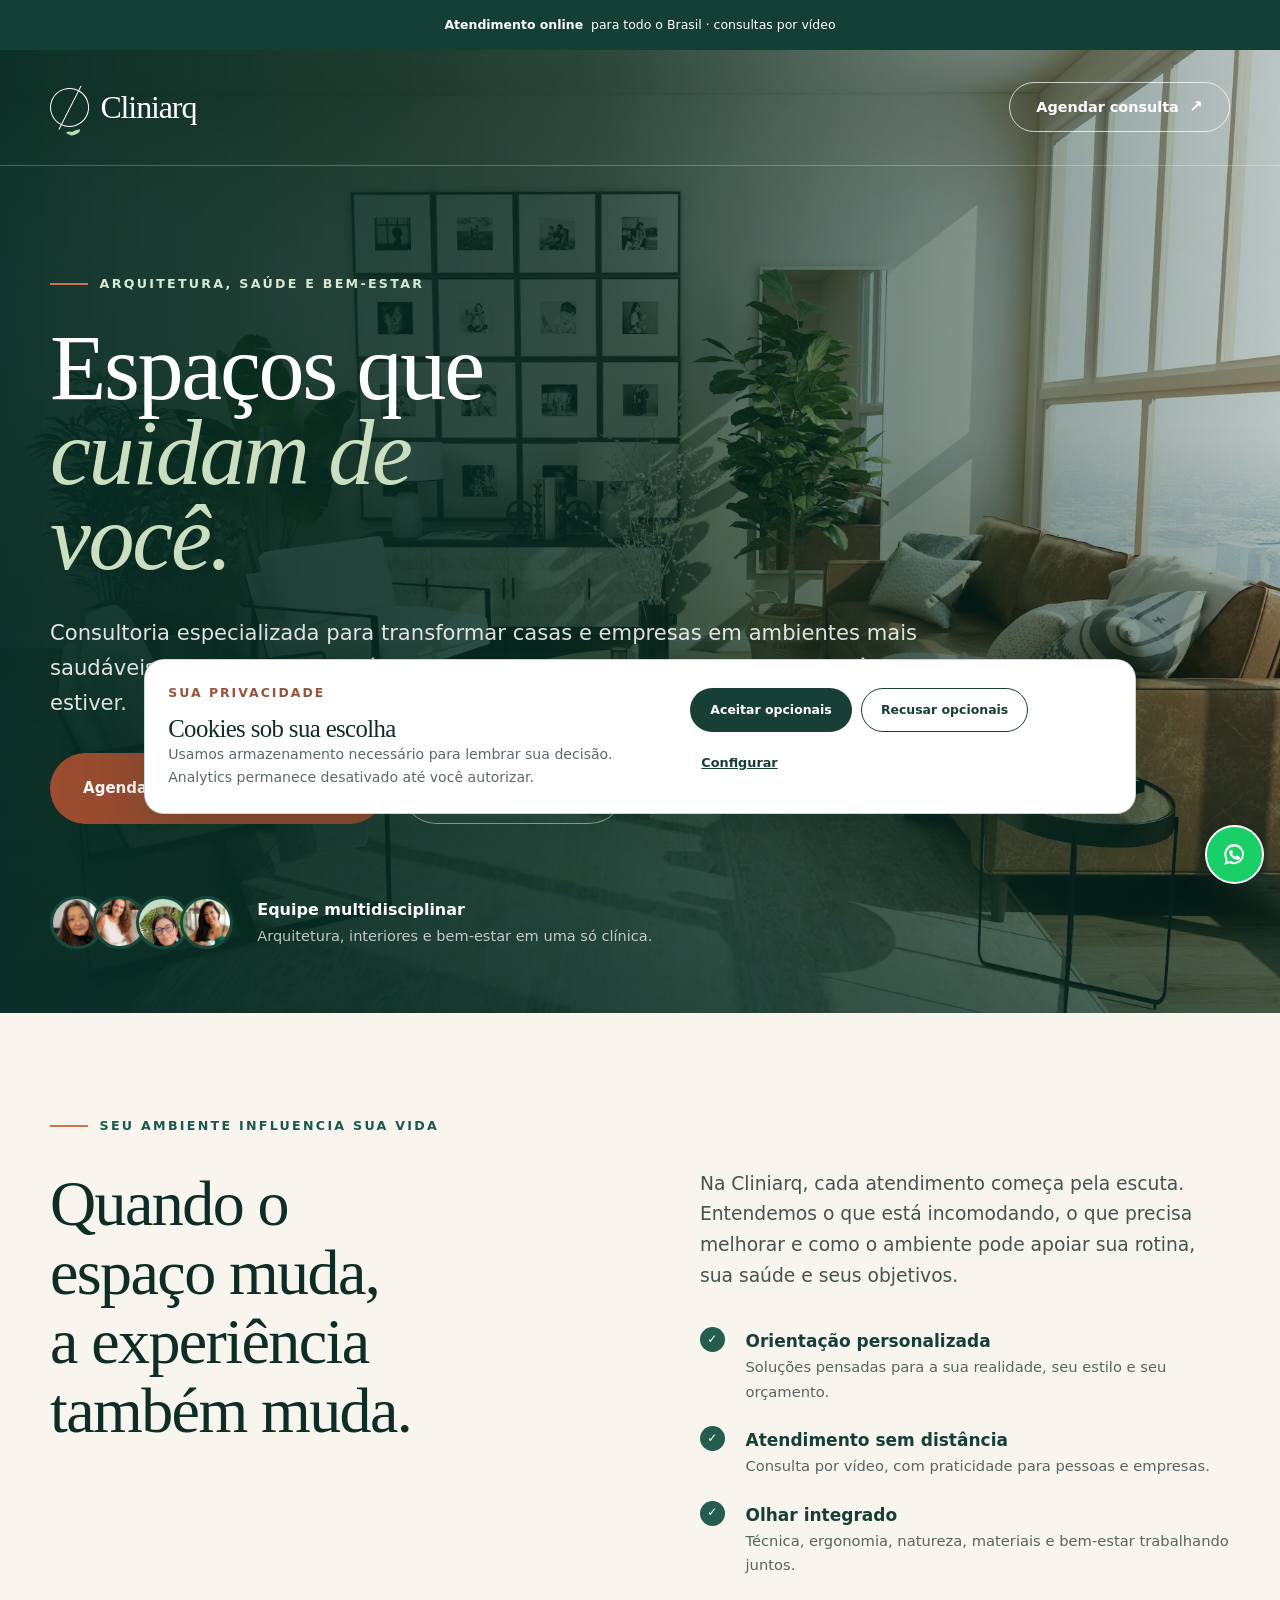
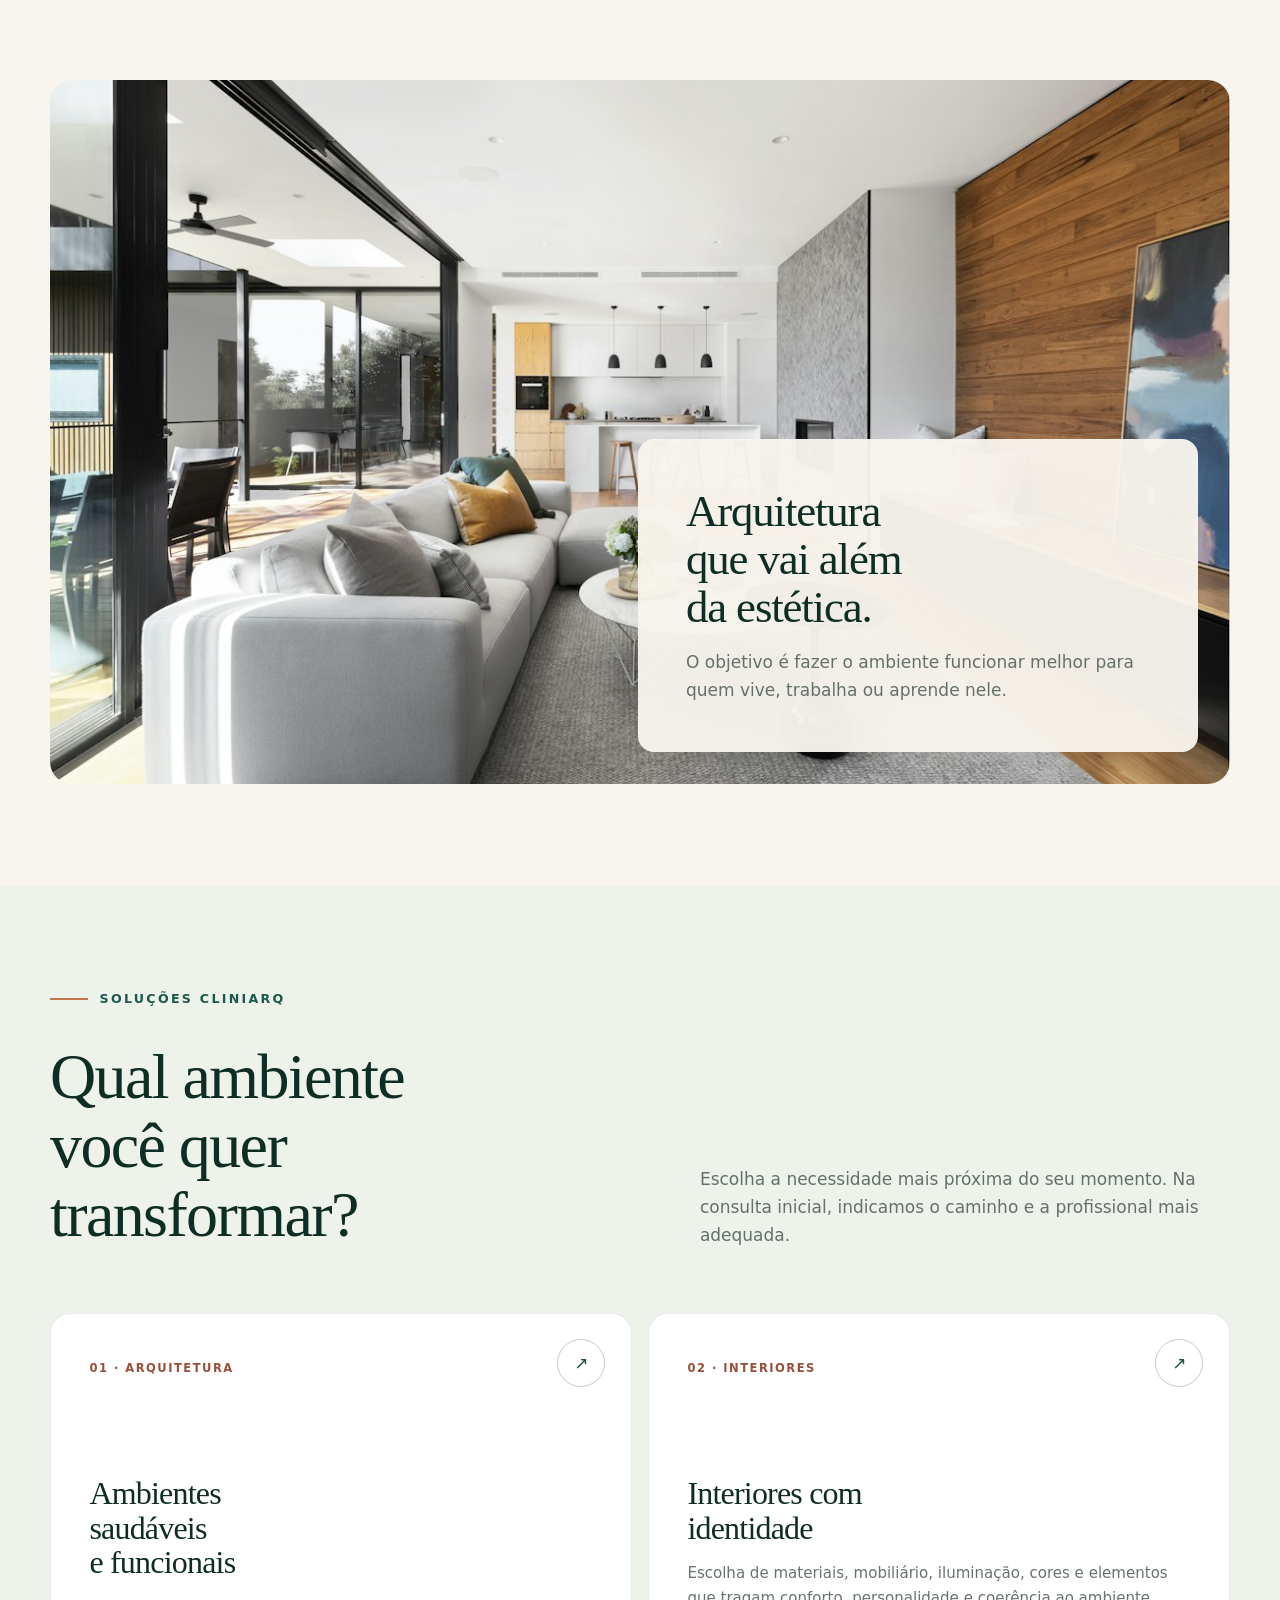
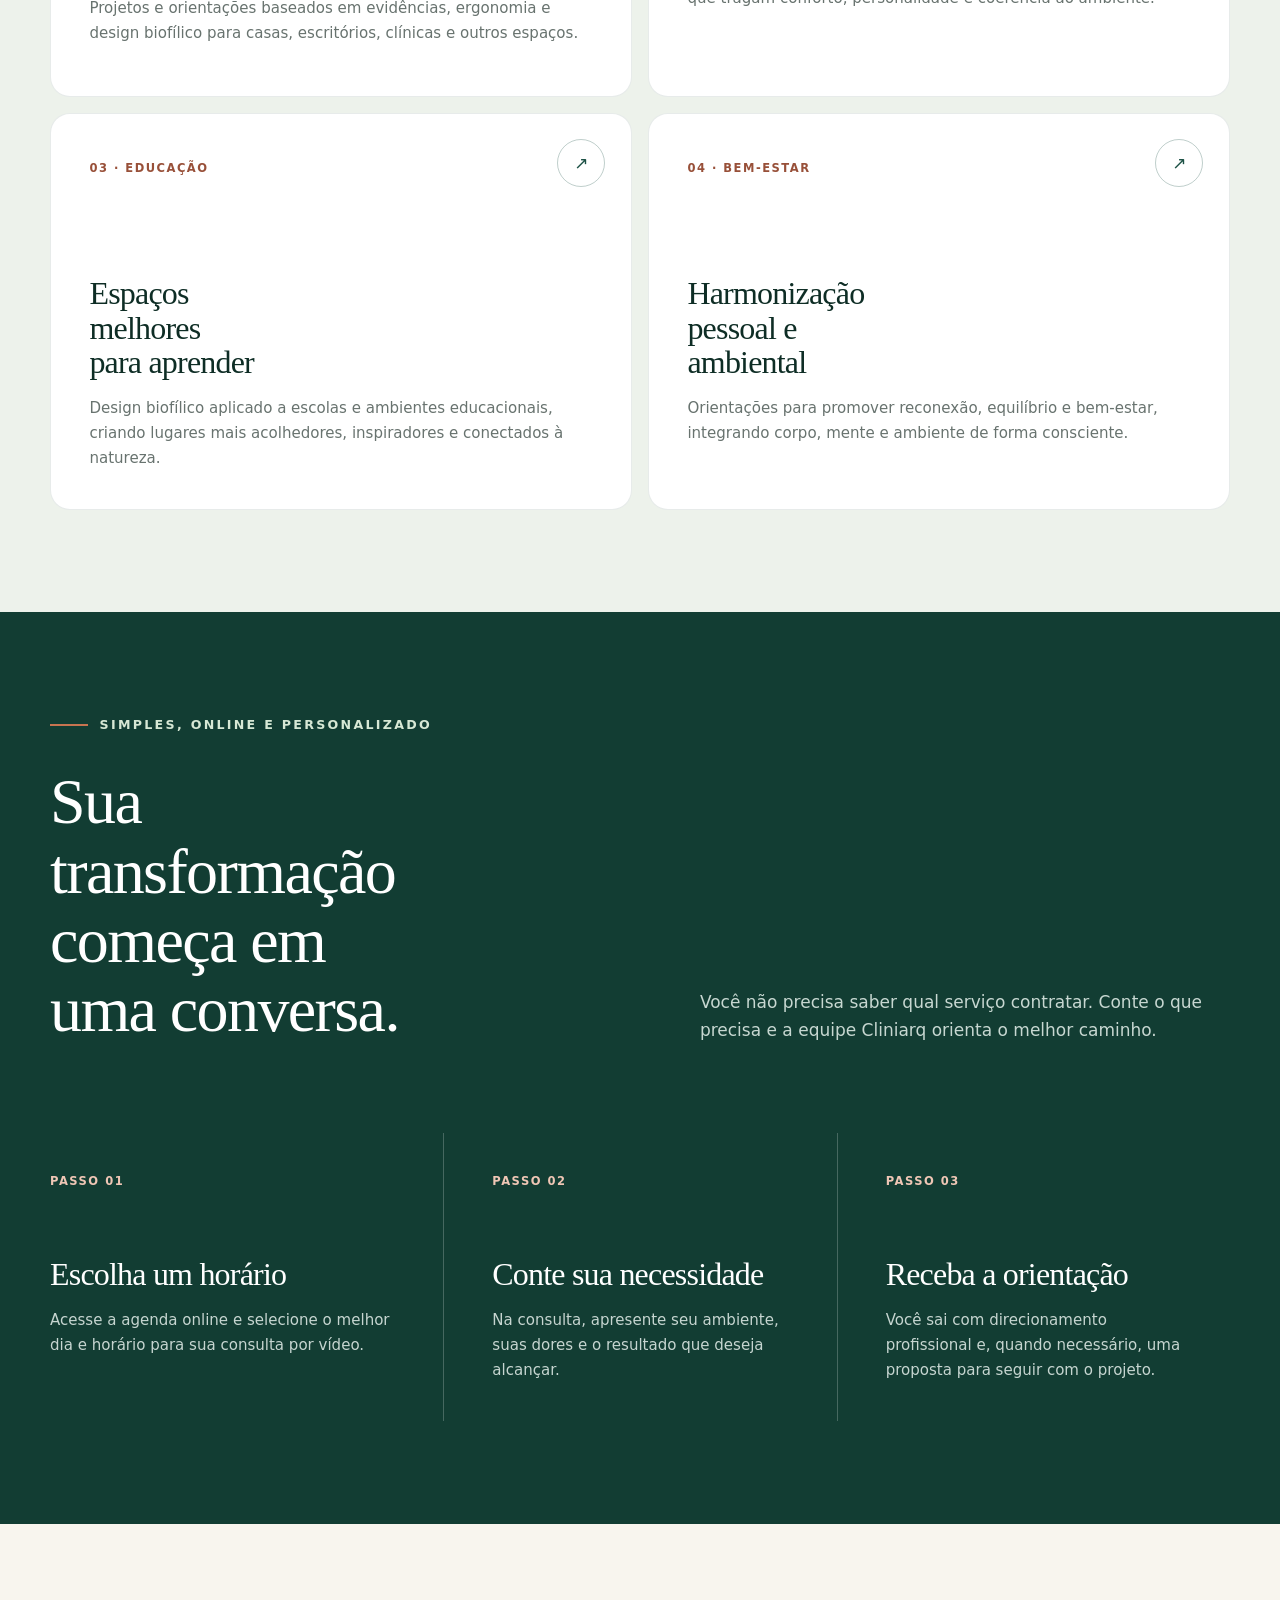
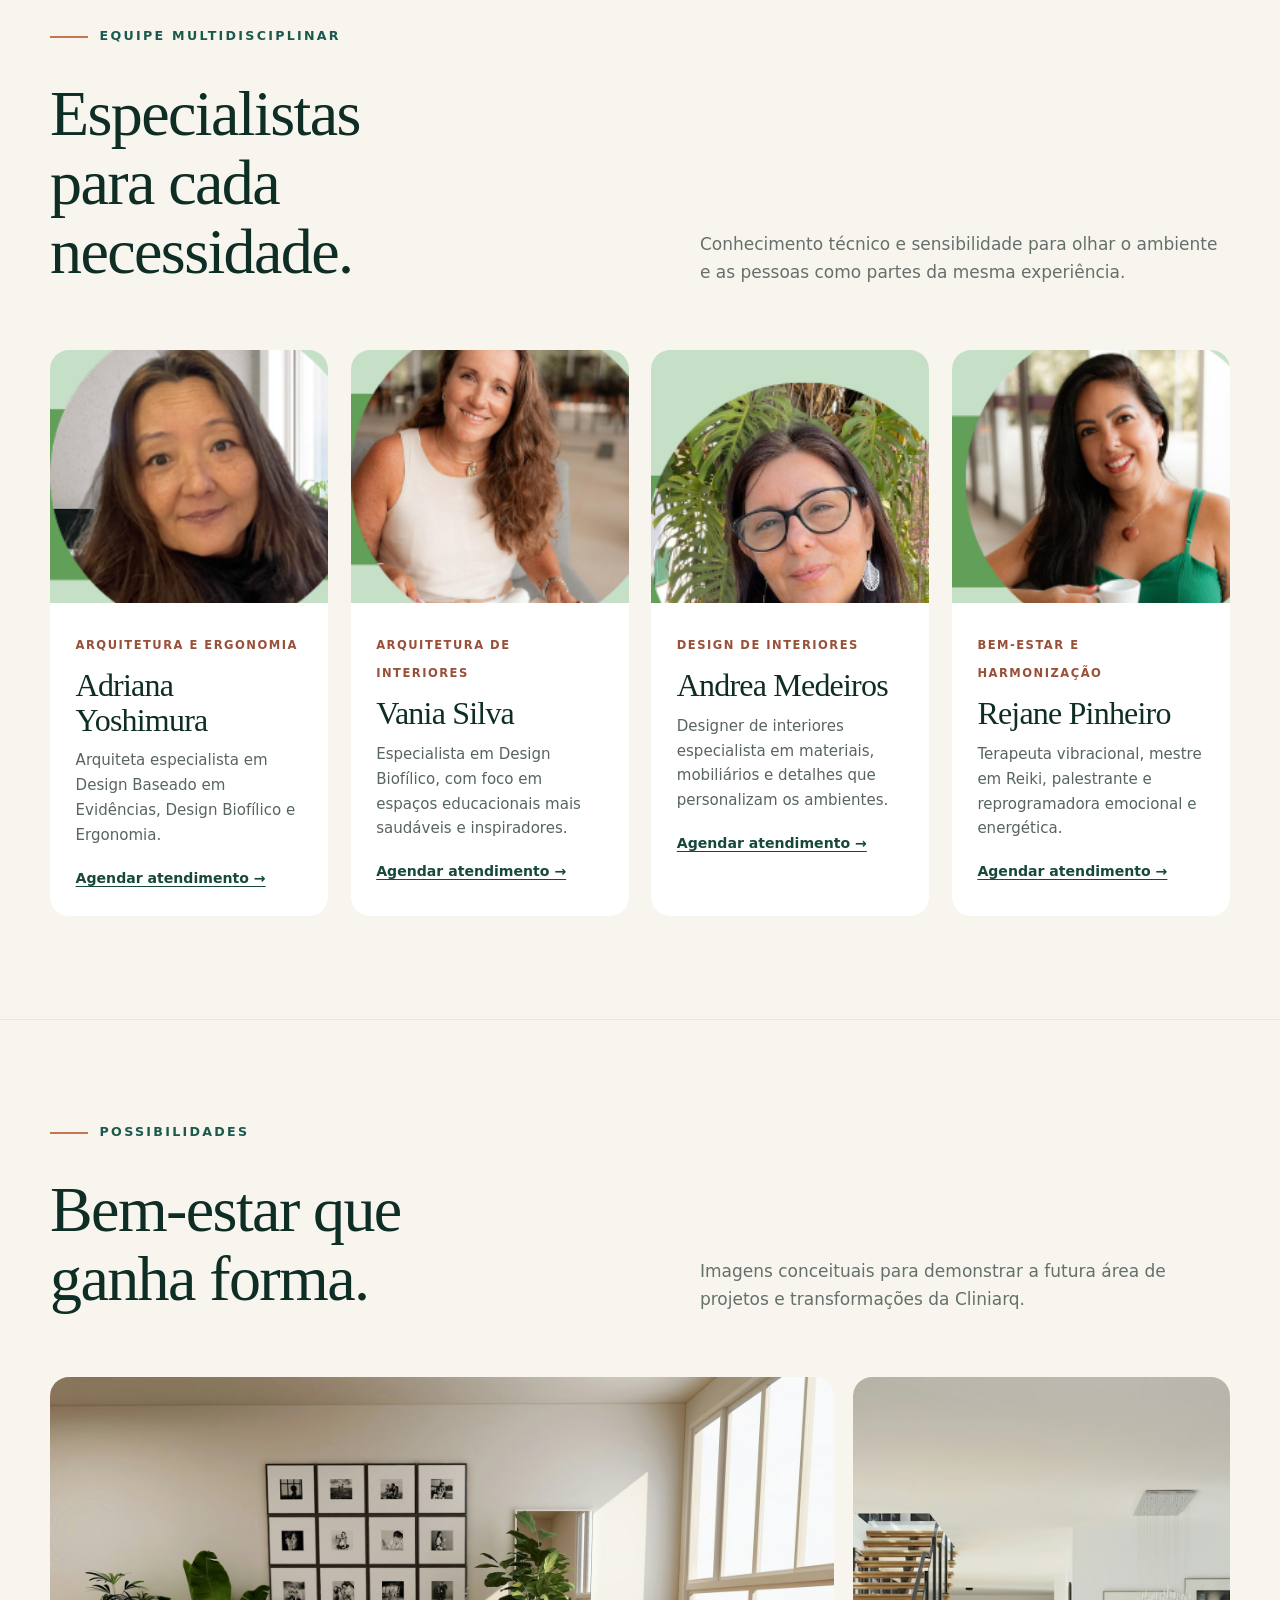
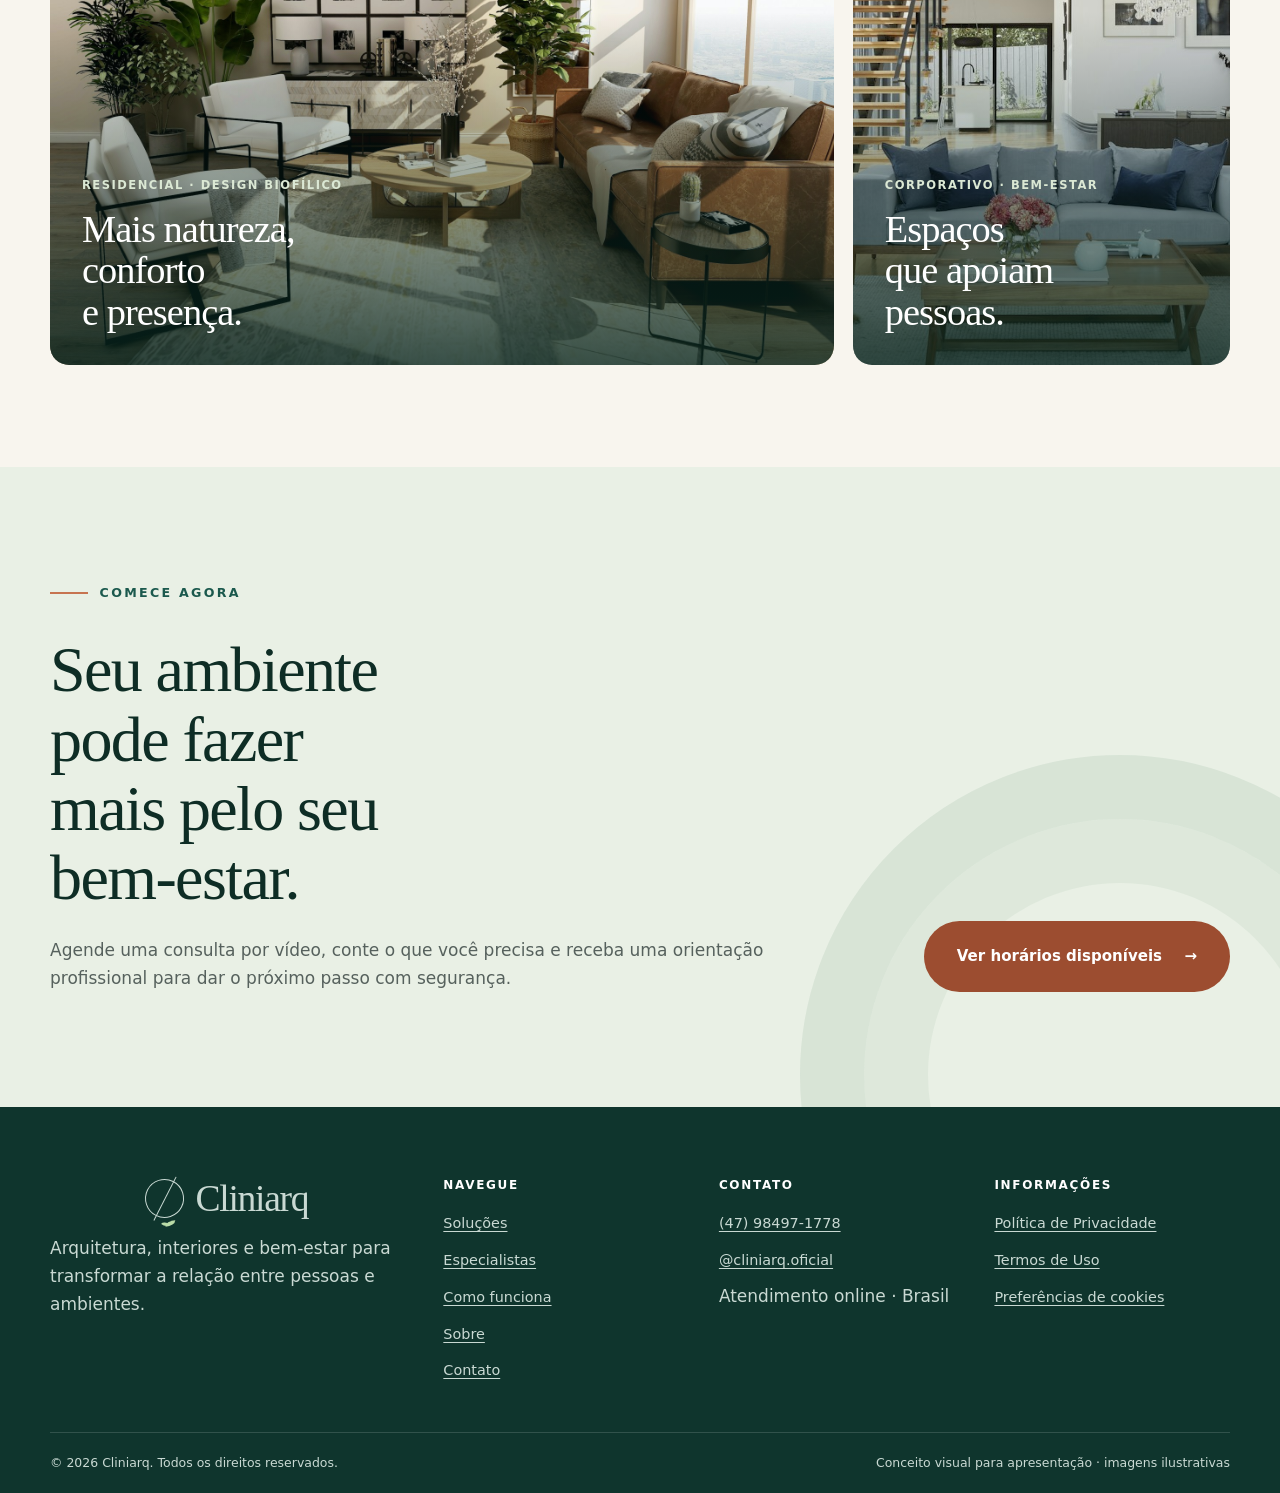
<file: index.html>
<!DOCTYPE html><html lang="pt-BR"><head><meta charset="UTF-8"><meta name="viewport" content="width=device-width"><meta name="theme-color" content="#183f35"><meta name="description" content="Consulta online em arquitetura e interiores para pessoas e empresas que buscam ambientes mais agradáveis, funcionais e conectados ao bem-estar."><meta name="robots" content="noindex, nofollow"><link rel="canonical" href="https://cliniarq.com/"><link rel="icon" type="image/png" href="/images/brand/cliniarq-logo.png"><meta property="og:type" content="website"><meta property="og:locale" content="pt_BR"><meta property="og:site_name" content="Cliniarq"><meta property="og:title" content="Cliniarq — Arquitetura que cuida"><meta property="og:description" content="Consulta online em arquitetura e interiores para pessoas e empresas que buscam ambientes mais agradáveis, funcionais e conectados ao bem-estar."><meta property="og:url" content="https://cliniarq.com/"><meta name="twitter:card" content="summary"><title>Cliniarq — Arquitetura que cuida</title><script type="application/ld+json">{"@context":"https://schema.org","@type":"Organization","name":"Cliniarq","url":"https://cliniarq.com","logo":"https://cliniarq.com/images/brand/cliniarq-logo.png","telephone":"+55 47 98497-1778","sameAs":["https://www.instagram.com/cliniarq.oficial/"]}</script><script type="application/ld+json">{"@context":"https://schema.org","@type":"WebSite","name":"Cliniarq","url":"https://cliniarq.com","inLanguage":"pt-BR"}</script><link rel="stylesheet" href="/_astro/BaseLayout.BSYQLIQ5.css"></head><body class="is-home"><a class="skip-link" href="#conteudo">Pular para o conteúdo</a><div class="context-bar"><div class="container context-bar__inner"><span><strong>Atendimento online</strong>&nbsp; para todo o Brasil · consultas por vídeo</span></div></div><header class="site-header" data-header><div class="container site-header__inner"><a class="brand" href="/" aria-label="Cliniarq — página inicial"><span class="official-logo " aria-label="Cliniarq"><span class="official-logo__mark" aria-hidden="true"><i></i><b></b></span><span class="official-logo__text">Cliniarq</span></span></a><nav class="desktop-nav" aria-label="Navegação principal"><a href="/solucoes/">Soluções</a><a href="/especialistas/">Especialistas</a><a href="/#como-funciona">Como funciona</a><a href="/sobre/">Sobre</a></nav><div class="site-header__actions"><a class="button button--secondary " href="https://nextgoagenda.com/cliniarq-agendamento" target="_blank" rel="noopener noreferrer" data-track="booking_click">Agendar consulta<span aria-hidden="true" class="button__arrow">↗</span></a><button class="menu-toggle" type="button" aria-expanded="false" aria-controls="mobile-menu" aria-label="Abrir menu" data-menu-toggle><span></span><span></span><span></span></button></div></div><div class="mobile-menu" id="mobile-menu" hidden data-mobile-menu><nav aria-label="Navegação móvel"><a href="/solucoes/">Soluções</a><a href="/especialistas/">Especialistas</a><a href="/#como-funciona">Como funciona</a><a href="/sobre/">Sobre</a><a href="/contato/">Contato</a><a class="button button--primary " href="https://nextgoagenda.com/cliniarq-agendamento" target="_blank" rel="noopener noreferrer" data-track="booking_click">Agendar consulta<span aria-hidden="true" class="button__arrow">↗</span></a></nav></div></header><script type="module">var e=document.querySelector(`[data-menu-toggle]`),t=document.querySelector(`[data-mobile-menu]`),n=n=>{e&&t&&(e.setAttribute(`aria-expanded`,String(n)),e.setAttribute(`aria-label`,n?`Fechar menu`:`Abrir menu`),t.hidden=!n,document.body.classList.toggle(`menu-open`,n),n&&t.querySelector(`a`)?.focus())};e?.addEventListener(`click`,()=>n(e.getAttribute(`aria-expanded`)!==`true`)),t?.querySelectorAll(`a`).forEach(e=>e.addEventListener(`click`,()=>n(!1))),document.addEventListener(`keydown`,t=>{t.key===`Escape`&&e?.getAttribute(`aria-expanded`)===`true`&&(n(!1),e.focus())}),document.addEventListener(`click`,r=>{e?.getAttribute(`aria-expanded`)===`true`&&!t?.contains(r.target)&&!e.contains(r.target)&&n(!1)});</script><main id="conteudo"><section class="model-hero"><div class="model-hero__shade"></div><div class="container model-hero__content"><p class="model-kicker model-kicker--light">Arquitetura, saúde e bem-estar</p><h1>Espaços que<br><em>cuidam de você.</em></h1><p class="model-hero__lead">Consultoria especializada para transformar casas e empresas em ambientes mais saudáveis, funcionais e agradáveis — com orientação profissional, onde você estiver.</p><div class="model-actions"><a class="model-button model-button--clay" href="https://nextgoagenda.com/cliniarq-agendamento" target="_blank" rel="noopener noreferrer" data-track="booking_click">Agendar consulta por vídeo <span aria-hidden="true">→</span></a><a class="model-button model-button--outline" href="#solucoes">Conhecer soluções</a></div><div class="team-strip"><div class="team-strip__faces" aria-hidden="true"><img src="/images/site/adriana-yoshimura.png" alt="" loading="eager"><img src="/images/site/vania-silva.png" alt="" loading="eager"><img src="/images/site/andrea-medeiros.png" alt="" loading="eager"><img src="/images/site/rejane-pinheiro.png" alt="" loading="eager"></div><p><strong>Equipe multidisciplinar</strong><span>Arquitetura, interiores e bem-estar em uma só clínica.</span></p></div></div></section><section class="model-intro section-pad"><div class="container"><p class="model-kicker">Seu ambiente influencia sua vida</p><div class="model-intro__grid"><h2>Quando o espaço muda, a experiência também muda.</h2><div class="model-intro__copy"><p class="model-lead">Na Cliniarq, cada atendimento começa pela escuta. Entendemos o que está incomodando, o que precisa melhorar e como o ambiente pode apoiar sua rotina, sua saúde e seus objetivos.</p><ul class="benefit-list"><li><span>✓</span><div><strong>Orientação personalizada</strong><p>Soluções pensadas para a sua realidade, seu estilo e seu orçamento.</p></div></li><li><span>✓</span><div><strong>Atendimento sem distância</strong><p>Consulta por vídeo, com praticidade para pessoas e empresas.</p></div></li><li><span>✓</span><div><strong>Olhar integrado</strong><p>Técnica, ergonomia, natureza, materiais e bem-estar trabalhando juntos.</p></div></li></ul></div></div><div class="feature-photo"><img src="/images/site/feature-living-room.jpg" alt="Sala integrada, clara e funcional" loading="lazy"><div class="feature-photo__card"><h3>Arquitetura que vai além da estética.</h3><p>O objetivo é fazer o ambiente funcionar melhor para quem vive, trabalha ou aprende nele.</p></div></div></div></section><section class="solutions-section section-pad" id="solucoes"><div class="container"><p class="model-kicker">Soluções Cliniarq</p><div class="section-title-row"><h2>Qual ambiente você quer transformar?</h2><p>Escolha a necessidade mais próxima do seu momento. Na consulta inicial, indicamos o caminho e a profissional mais adequada.</p></div><div class="solution-cards"><a class="solution-card" href="/solucoes/#arquitetura"><span class="solution-card__arrow" aria-hidden="true">↗</span><small>01 · ARQUITETURA</small><h3>Ambientes saudáveis e funcionais</h3><p>Projetos e orientações baseados em evidências, ergonomia e design biofílico para casas, escritórios, clínicas e outros espaços.</p></a><a class="solution-card" href="/solucoes/#interiores"><span class="solution-card__arrow" aria-hidden="true">↗</span><small>02 · INTERIORES</small><h3>Interiores com identidade</h3><p>Escolha de materiais, mobiliário, iluminação, cores e elementos que tragam conforto, personalidade e coerência ao ambiente.</p></a><a class="solution-card" href="/solucoes/#educacao"><span class="solution-card__arrow" aria-hidden="true">↗</span><small>03 · EDUCAÇÃO</small><h3>Espaços melhores para aprender</h3><p>Design biofílico aplicado a escolas e ambientes educacionais, criando lugares mais acolhedores, inspiradores e conectados à natureza.</p></a><a class="solution-card" href="/solucoes/#bem-estar"><span class="solution-card__arrow" aria-hidden="true">↗</span><small>04 · BEM-ESTAR</small><h3>Harmonização pessoal e ambiental</h3><p>Orientações para promover reconexão, equilíbrio e bem-estar, integrando corpo, mente e ambiente de forma consciente.</p></a></div></div></section><section class="process-section section-pad" id="como-funciona"><div class="container"><p class="model-kicker model-kicker--light">Simples, online e personalizado</p><div class="process-heading"><h2>Sua transformação começa em uma conversa.</h2><p>Você não precisa saber qual serviço contratar. Conte o que precisa e a equipe Cliniarq orienta o melhor caminho.</p></div><ol class="model-steps"><li><small>PASSO 01</small><h3>Escolha um horário</h3><p>Acesse a agenda online e selecione o melhor dia e horário para sua consulta por vídeo.</p></li><li><small>PASSO 02</small><h3>Conte sua necessidade</h3><p>Na consulta, apresente seu ambiente, suas dores e o resultado que deseja alcançar.</p></li><li><small>PASSO 03</small><h3>Receba a orientação</h3><p>Você sai com direcionamento profissional e, quando necessário, uma proposta para seguir com o projeto.</p></li></ol></div></section><section class="team-section section-pad" id="especialistas"><div class="container"><p class="model-kicker">Equipe multidisciplinar</p><div class="section-title-row"><h2>Especialistas para cada necessidade.</h2><p>Conhecimento técnico e sensibilidade para olhar o ambiente e as pessoas como partes da mesma experiência.</p></div><div class="team-grid"><article class="team-card"><img src="/images/site/adriana-yoshimura.png" alt="Foto de Adriana Yoshimura" loading="lazy"><div class="team-card__copy"><small>ARQUITETURA E ERGONOMIA</small><h3>Adriana Yoshimura</h3><p>Arquiteta especialista em Design Baseado em Evidências, Design Biofílico e Ergonomia.</p><a href="https://nextgoagenda.com/cliniarq-agendamento" target="_blank" rel="noopener noreferrer" data-track="booking_click">Agendar atendimento →</a></div></article><article class="team-card"><img src="/images/site/vania-silva.png" alt="Foto de Vania Silva" loading="lazy"><div class="team-card__copy"><small>ARQUITETURA DE INTERIORES</small><h3>Vania Silva</h3><p>Especialista em Design Biofílico, com foco em espaços educacionais mais saudáveis e inspiradores.</p><a href="https://nextgoagenda.com/cliniarq-agendamento" target="_blank" rel="noopener noreferrer" data-track="booking_click">Agendar atendimento →</a></div></article><article class="team-card"><img src="/images/site/andrea-medeiros.png" alt="Foto de Andrea Medeiros" loading="lazy"><div class="team-card__copy"><small>DESIGN DE INTERIORES</small><h3>Andrea Medeiros</h3><p>Designer de interiores especialista em materiais, mobiliários e detalhes que personalizam os ambientes.</p><a href="https://nextgoagenda.com/cliniarq-agendamento" target="_blank" rel="noopener noreferrer" data-track="booking_click">Agendar atendimento →</a></div></article><article class="team-card"><img src="/images/site/rejane-pinheiro.png" alt="Foto de Rejane Pinheiro" loading="lazy"><div class="team-card__copy"><small>BEM-ESTAR E HARMONIZAÇÃO</small><h3>Rejane Pinheiro</h3><p>Terapeuta vibracional, mestre em Reiki, palestrante e reprogramadora emocional e energética.</p><a href="https://nextgoagenda.com/cliniarq-agendamento" target="_blank" rel="noopener noreferrer" data-track="booking_click">Agendar atendimento →</a></div></article></div></div></section><section class="possibilities section-pad"><div class="container"><p class="model-kicker">Possibilidades</p><div class="section-title-row"><h2>Bem-estar que ganha forma.</h2><p>Imagens conceituais para demonstrar a futura área de projetos e transformações da Cliniarq.</p></div><div class="project-grid"><article class="project-card project-card--large"><img src="/images/site/hero-living-room.jpg" alt="Sala residencial com luz natural e vegetação" loading="lazy"><div><small>RESIDENCIAL · DESIGN BIOFÍLICO</small><h3>Mais natureza, conforto e presença.</h3></div></article><article class="project-card"><img src="/images/site/project-living-room.jpg" alt="Ambiente integrado com iluminação natural" loading="lazy"><div><small>CORPORATIVO · BEM-ESTAR</small><h3>Espaços que apoiam pessoas.</h3></div></article></div></div></section><section class="model-cta"><div class="container model-cta__inner"><div><p class="model-kicker">Comece agora</p><h2>Seu ambiente pode fazer mais pelo seu bem-estar.</h2><p>Agende uma consulta por vídeo, conte o que você precisa e receba uma orientação profissional para dar o próximo passo com segurança.</p></div><a class="model-button model-button--clay" href="https://nextgoagenda.com/cliniarq-agendamento" target="_blank" rel="noopener noreferrer" data-track="booking_click">Ver horários disponíveis <span aria-hidden="true">→</span></a></div></section></main><footer class="site-footer"><div class="container site-footer__grid"><div class="site-footer__brand"><a class="brand brand--footer" href="/" aria-label="Cliniarq — página inicial"><span class="official-logo " aria-label="Cliniarq"><span class="official-logo__mark" aria-hidden="true"><i></i><b></b></span><span class="official-logo__text">Cliniarq</span></span></a><p>Arquitetura, interiores e bem-estar para transformar a relação entre pessoas e ambientes.</p></div><div><h2>Navegue</h2><ul><li><a href="/solucoes/">Soluções</a></li><li><a href="/especialistas/">Especialistas</a></li><li><a href="/#como-funciona">Como funciona</a></li><li><a href="/sobre/">Sobre</a></li><li><a href="/contato/">Contato</a></li></ul></div><div><h2>Contato</h2><ul><li><a href="https://wa.me/5547984971778?text=Ol%C3%A1%2C%20vim%20pelo%20site%20da%20Cliniarq%20e%20gostaria%20de%20entender%20qual%20atendimento%20%C3%A9%20mais%20adequado%20para%20mim." target="_blank" rel="noopener noreferrer" data-track="whatsapp_click">(47) 98497-1778</a></li><li><a href="https://www.instagram.com/cliniarq.oficial/" target="_blank" rel="noopener noreferrer" data-track="instagram_click">@cliniarq.oficial</a></li><li>Atendimento online · Brasil</li></ul></div><div><h2>Informações</h2><ul><li><a href="/politica-de-privacidade/">Política de Privacidade</a></li><li><a href="/termos-de-uso/">Termos de Uso</a></li><li><button class="footer-link" type="button" data-cookie-settings>Preferências de cookies</button></li></ul></div></div><div class="container site-footer__bottom"><span>© 2026 Cliniarq. Todos os direitos reservados.</span><span>Conceito visual para apresentação · imagens ilustrativas</span></div></footer><a class="floating-whatsapp" href="https://wa.me/5547984971778?text=Ol%C3%A1%2C%20vim%20pelo%20site%20da%20Cliniarq%20e%20gostaria%20de%20entender%20qual%20atendimento%20%C3%A9%20mais%20adequado%20para%20mim." target="_blank" rel="noopener noreferrer" aria-label="Falar com a Cliniarq pelo WhatsApp" data-track="whatsapp_click"><svg viewBox="0 0 24 24" aria-hidden="true"><path fill="currentColor" d="M12 2a9.7 9.7 0 0 0-8.3 14.8L2.3 22l5.3-1.4A9.7 9.7 0 1 0 12 2Zm0 17.6c-1.4 0-2.8-.4-4-1.1l-.3-.2-3.1.8.8-3-.2-.3a7.6 7.6 0 1 1 6.8 3.8Zm4.2-5.7c-.2-.1-1.4-.7-1.6-.8-.2-.1-.4-.1-.6.1l-.7.9c-.1.2-.3.2-.5.1a6.2 6.2 0 0 1-3-2.6c-.2-.3 0-.4.1-.5l.4-.5.2-.4c.1-.1 0-.3 0-.4l-.7-1.7c-.2-.4-.4-.4-.6-.4h-.5c-.2 0-.4.1-.7.3-.2.3-.9.9-.9 2.1s.9 2.5 1 2.7c.1.2 1.8 2.8 4.5 3.8.6.3 1.1.4 1.5.5.7.2 1.3.2 1.8.1.5-.1 1.4-.6 1.6-1.2.2-.6.2-1.1.1-1.2-.1-.1-.2-.2-.5-.3Z"></path></svg><span>WhatsApp</span></a><div class="cookie-banner" role="region" aria-label="Preferências de cookies" hidden data-cookie-banner><div class="cookie-banner__copy"><p class="eyebrow">Sua privacidade</p><h2>Cookies sob sua escolha</h2><p>Usamos armazenamento necessário para lembrar sua decisão. Analytics permanece desativado até você autorizar.</p></div><div class="cookie-banner__actions"><button class="button button--primary" type="button" data-consent="all">Aceitar opcionais</button><button class="button button--secondary" type="button" data-consent="necessary">Recusar opcionais</button><button class="text-button" type="button" data-consent="configure">Configurar</button></div></div><dialog class="cookie-dialog" data-cookie-dialog aria-labelledby="cookie-title"><form method="dialog"><div class="cookie-dialog__header"><div><p class="eyebrow">Privacidade</p><h2 id="cookie-title">Preferências de cookies</h2></div><button class="icon-button" value="cancel" aria-label="Fechar preferências">×</button></div><div class="cookie-option"><div><strong>Necessários</strong><p>Guardam somente sua escolha de consentimento no navegador.</p></div><span>Sempre ativos</span></div><label class="cookie-option" for="analytics-consent"><div><strong>Analytics opcional</strong><p>Ajuda a entender o uso do site. Nenhuma ferramenta está configurada nesta versão.</p></div><input id="analytics-consent" type="checkbox" data-analytics-toggle></label><div class="cookie-dialog__actions"><button class="button button--primary" value="save" data-save-consent>Salvar preferências</button><button class="button button--secondary" value="cancel">Cancelar</button></div></form></dialog><script type="module">var e=`cliniarq-consent-v1`,t=document.querySelector(`[data-cookie-banner]`),n=document.querySelector(`[data-cookie-dialog]`),r=document.querySelector(`[data-analytics-toggle]`),i=()=>{try{return JSON.parse(localStorage.getItem(e)||`null`)}catch{return null}},a=n=>{localStorage.setItem(e,JSON.stringify({version:1,necessary:!0,analytics:n,timestamp:new Date().toISOString()})),t&&(t.hidden=!0),document.documentElement.dataset.analyticsConsent=n?`granted`:`denied`},o=i();o?(document.documentElement.dataset.analyticsConsent=o.analytics?`granted`:`denied`,r&&(r.checked=!!o.analytics)):t&&(t.hidden=!1),document.querySelectorAll(`[data-consent]`).forEach(e=>e.addEventListener(`click`,()=>{let t=e.dataset.consent;t===`all`&&a(!0),t===`necessary`&&a(!1),t===`configure`&&n?.showModal()})),document.querySelectorAll(`[data-cookie-settings]`).forEach(e=>e.addEventListener(`click`,()=>{let e=i();r&&(r.checked=!!e?.analytics),n?.showModal()})),document.querySelector(`[data-save-consent]`)?.addEventListener(`click`,()=>a(!!r?.checked));</script></body></html>
</file>
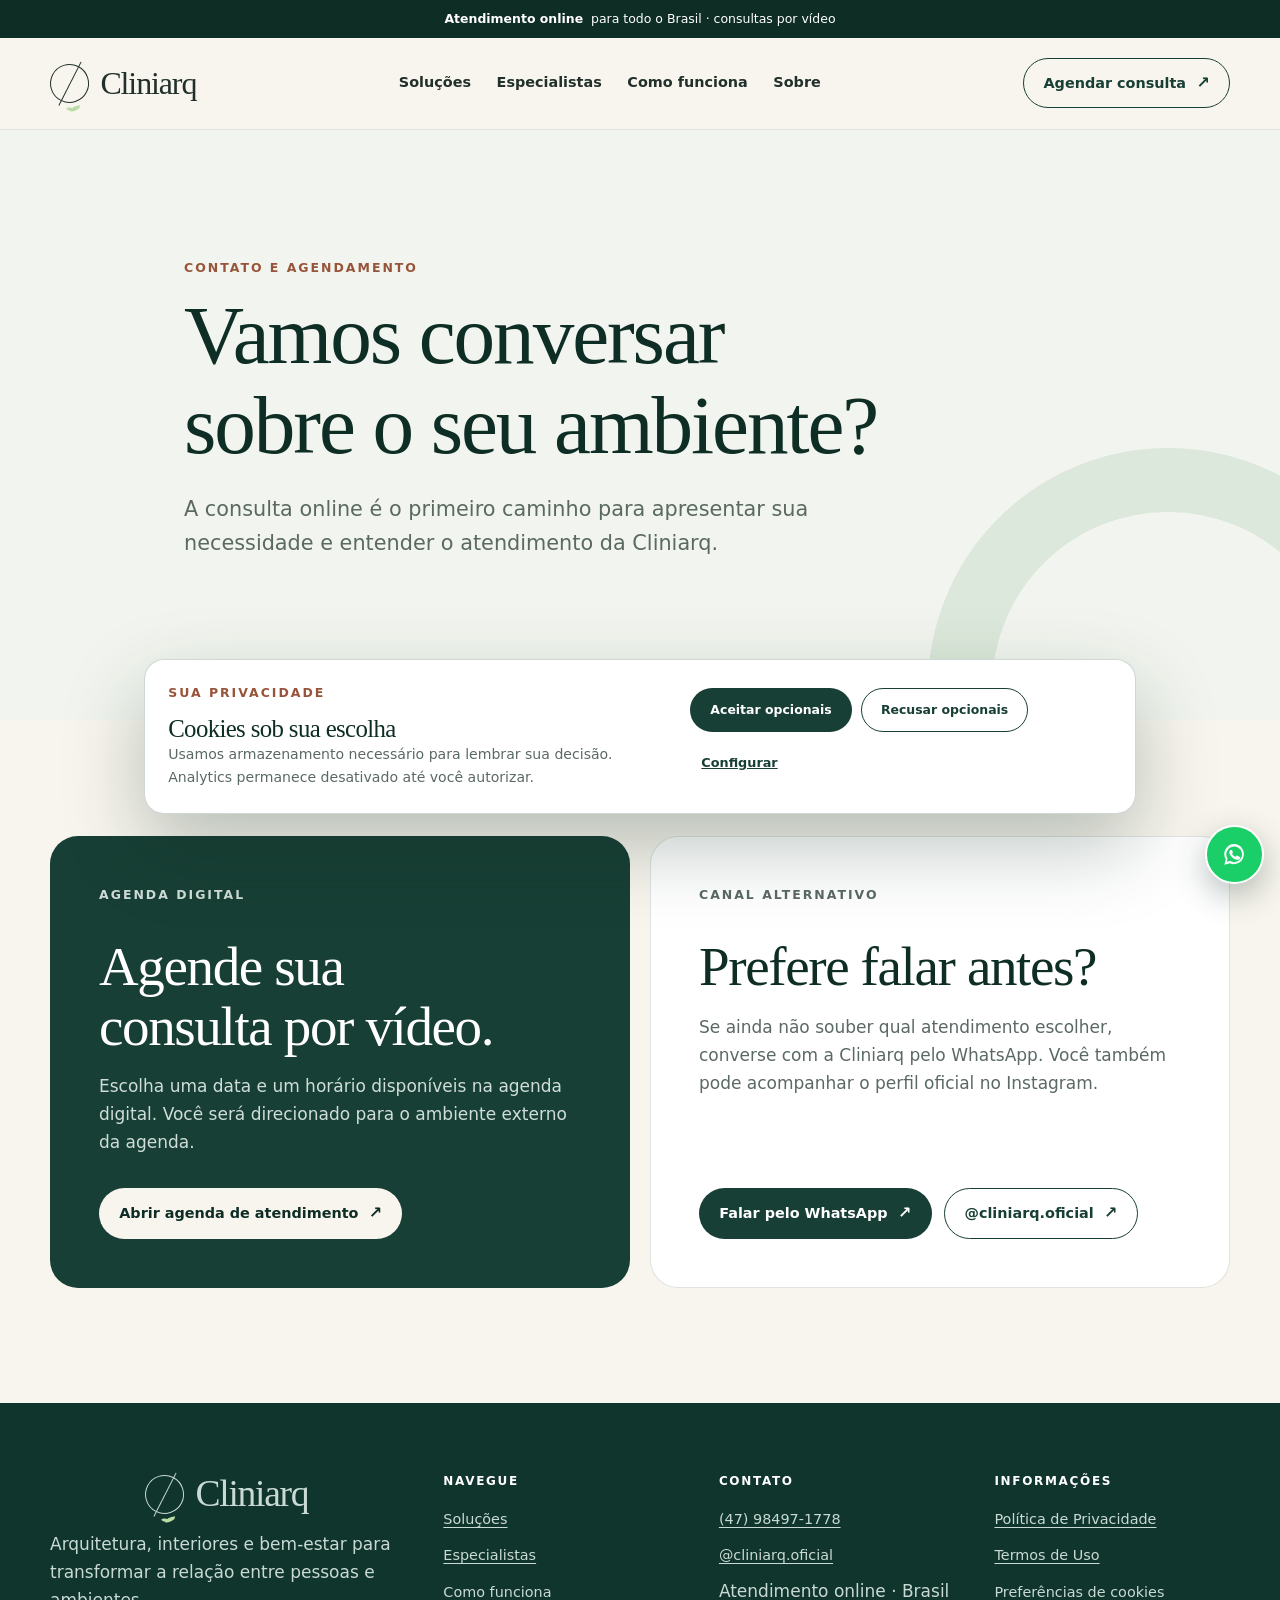
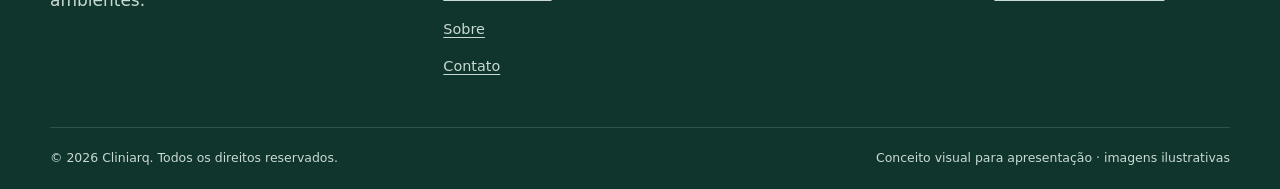
<file: contato/index.html>
<!DOCTYPE html><html lang="pt-BR"><head><meta charset="UTF-8"><meta name="viewport" content="width=device-width"><meta name="theme-color" content="#183f35"><meta name="description" content="Agende uma consulta online por vídeo ou converse com a Cliniarq pelo WhatsApp."><meta name="robots" content="noindex, nofollow"><link rel="canonical" href="https://cliniarq.com/contato/"><link rel="icon" type="image/png" href="/images/brand/cliniarq-logo.png"><meta property="og:type" content="website"><meta property="og:locale" content="pt_BR"><meta property="og:site_name" content="Cliniarq"><meta property="og:title" content="Contato e agendamento | Cliniarq"><meta property="og:description" content="Agende uma consulta online por vídeo ou converse com a Cliniarq pelo WhatsApp."><meta property="og:url" content="https://cliniarq.com/contato/"><meta name="twitter:card" content="summary"><title>Contato e agendamento | Cliniarq</title><script type="application/ld+json">{"@context":"https://schema.org","@type":"Organization","name":"Cliniarq","url":"https://cliniarq.com","logo":"https://cliniarq.com/images/brand/cliniarq-logo.png","telephone":"+55 47 98497-1778","sameAs":["https://www.instagram.com/cliniarq.oficial/"]}</script><script type="application/ld+json">{"@context":"https://schema.org","@type":"WebSite","name":"Cliniarq","url":"https://cliniarq.com","inLanguage":"pt-BR"}</script><link rel="stylesheet" href="/_astro/BaseLayout.BSYQLIQ5.css"></head><body><a class="skip-link" href="#conteudo">Pular para o conteúdo</a><div class="context-bar"><div class="container context-bar__inner"><span><strong>Atendimento online</strong>&nbsp; para todo o Brasil · consultas por vídeo</span></div></div><header class="site-header" data-header><div class="container site-header__inner"><a class="brand" href="/" aria-label="Cliniarq — página inicial"><span class="official-logo " aria-label="Cliniarq"><span class="official-logo__mark" aria-hidden="true"><i></i><b></b></span><span class="official-logo__text">Cliniarq</span></span></a><nav class="desktop-nav" aria-label="Navegação principal"><a href="/solucoes/">Soluções</a><a href="/especialistas/">Especialistas</a><a href="/#como-funciona">Como funciona</a><a href="/sobre/">Sobre</a></nav><div class="site-header__actions"><a class="button button--secondary " href="https://nextgoagenda.com/cliniarq-agendamento" target="_blank" rel="noopener noreferrer" data-track="booking_click">Agendar consulta<span aria-hidden="true" class="button__arrow">↗</span></a><button class="menu-toggle" type="button" aria-expanded="false" aria-controls="mobile-menu" aria-label="Abrir menu" data-menu-toggle><span></span><span></span><span></span></button></div></div><div class="mobile-menu" id="mobile-menu" hidden data-mobile-menu><nav aria-label="Navegação móvel"><a href="/solucoes/">Soluções</a><a href="/especialistas/">Especialistas</a><a href="/#como-funciona">Como funciona</a><a href="/sobre/">Sobre</a><a href="/contato/">Contato</a><a class="button button--primary " href="https://nextgoagenda.com/cliniarq-agendamento" target="_blank" rel="noopener noreferrer" data-track="booking_click">Agendar consulta<span aria-hidden="true" class="button__arrow">↗</span></a></nav></div></header><script type="module">var e=document.querySelector(`[data-menu-toggle]`),t=document.querySelector(`[data-mobile-menu]`),n=n=>{e&&t&&(e.setAttribute(`aria-expanded`,String(n)),e.setAttribute(`aria-label`,n?`Fechar menu`:`Abrir menu`),t.hidden=!n,document.body.classList.toggle(`menu-open`,n),n&&t.querySelector(`a`)?.focus())};e?.addEventListener(`click`,()=>n(e.getAttribute(`aria-expanded`)!==`true`)),t?.querySelectorAll(`a`).forEach(e=>e.addEventListener(`click`,()=>n(!1))),document.addEventListener(`keydown`,t=>{t.key===`Escape`&&e?.getAttribute(`aria-expanded`)===`true`&&(n(!1),e.focus())}),document.addEventListener(`click`,r=>{e?.getAttribute(`aria-expanded`)===`true`&&!t?.contains(r.target)&&!e.contains(r.target)&&n(!1)});</script><main id="conteudo"><section class="internal-hero"><div class="container internal-hero__inner"><p class="eyebrow">Contato e agendamento</p><h1>Vamos conversar sobre o seu ambiente?</h1><p class="internal-hero__lead">A consulta online é o primeiro caminho para apresentar sua necessidade e entender o atendimento da Cliniarq.</p></div></section><section class="section"><div class="container contact-grid"><article class="contact-card contact-card--primary"><p class="eyebrow eyebrow--light">Agenda digital</p><h2>Agende sua consulta por vídeo.</h2><p>Escolha uma data e um horário disponíveis na agenda digital. Você será direcionado para o ambiente externo da agenda.</p><a class="button button--light " href="https://nextgoagenda.com/cliniarq-agendamento" target="_blank" rel="noopener noreferrer" data-track="booking_click">Abrir agenda de atendimento<span aria-hidden="true" class="button__arrow">↗</span></a></article><article class="contact-card"><p class="eyebrow">Canal alternativo</p><h2>Prefere falar antes?</h2><p>Se ainda não souber qual atendimento escolher, converse com a Cliniarq pelo WhatsApp. Você também pode acompanhar o perfil oficial no Instagram.</p><div class="button-row" style="margin-top: auto"><a class="button button--primary " href="https://wa.me/5547984971778?text=Ol%C3%A1%2C%20vim%20pelo%20site%20da%20Cliniarq%20e%20gostaria%20de%20entender%20qual%20atendimento%20%C3%A9%20mais%20adequado%20para%20mim." target="_blank" rel="noopener noreferrer" data-track="whatsapp_click">Falar pelo WhatsApp<span aria-hidden="true" class="button__arrow">↗</span></a><a class="button button--secondary " href="https://www.instagram.com/cliniarq.oficial/" target="_blank" rel="noopener noreferrer" data-track="instagram_click">@cliniarq.oficial<span aria-hidden="true" class="button__arrow">↗</span></a></div></article></div></section></main><footer class="site-footer"><div class="container site-footer__grid"><div class="site-footer__brand"><a class="brand brand--footer" href="/" aria-label="Cliniarq — página inicial"><span class="official-logo " aria-label="Cliniarq"><span class="official-logo__mark" aria-hidden="true"><i></i><b></b></span><span class="official-logo__text">Cliniarq</span></span></a><p>Arquitetura, interiores e bem-estar para transformar a relação entre pessoas e ambientes.</p></div><div><h2>Navegue</h2><ul><li><a href="/solucoes/">Soluções</a></li><li><a href="/especialistas/">Especialistas</a></li><li><a href="/#como-funciona">Como funciona</a></li><li><a href="/sobre/">Sobre</a></li><li><a href="/contato/">Contato</a></li></ul></div><div><h2>Contato</h2><ul><li><a href="https://wa.me/5547984971778?text=Ol%C3%A1%2C%20vim%20pelo%20site%20da%20Cliniarq%20e%20gostaria%20de%20entender%20qual%20atendimento%20%C3%A9%20mais%20adequado%20para%20mim." target="_blank" rel="noopener noreferrer" data-track="whatsapp_click">(47) 98497-1778</a></li><li><a href="https://www.instagram.com/cliniarq.oficial/" target="_blank" rel="noopener noreferrer" data-track="instagram_click">@cliniarq.oficial</a></li><li>Atendimento online · Brasil</li></ul></div><div><h2>Informações</h2><ul><li><a href="/politica-de-privacidade/">Política de Privacidade</a></li><li><a href="/termos-de-uso/">Termos de Uso</a></li><li><button class="footer-link" type="button" data-cookie-settings>Preferências de cookies</button></li></ul></div></div><div class="container site-footer__bottom"><span>© 2026 Cliniarq. Todos os direitos reservados.</span><span>Conceito visual para apresentação · imagens ilustrativas</span></div></footer><a class="floating-whatsapp" href="https://wa.me/5547984971778?text=Ol%C3%A1%2C%20vim%20pelo%20site%20da%20Cliniarq%20e%20gostaria%20de%20entender%20qual%20atendimento%20%C3%A9%20mais%20adequado%20para%20mim." target="_blank" rel="noopener noreferrer" aria-label="Falar com a Cliniarq pelo WhatsApp" data-track="whatsapp_click"><svg viewBox="0 0 24 24" aria-hidden="true"><path fill="currentColor" d="M12 2a9.7 9.7 0 0 0-8.3 14.8L2.3 22l5.3-1.4A9.7 9.7 0 1 0 12 2Zm0 17.6c-1.4 0-2.8-.4-4-1.1l-.3-.2-3.1.8.8-3-.2-.3a7.6 7.6 0 1 1 6.8 3.8Zm4.2-5.7c-.2-.1-1.4-.7-1.6-.8-.2-.1-.4-.1-.6.1l-.7.9c-.1.2-.3.2-.5.1a6.2 6.2 0 0 1-3-2.6c-.2-.3 0-.4.1-.5l.4-.5.2-.4c.1-.1 0-.3 0-.4l-.7-1.7c-.2-.4-.4-.4-.6-.4h-.5c-.2 0-.4.1-.7.3-.2.3-.9.9-.9 2.1s.9 2.5 1 2.7c.1.2 1.8 2.8 4.5 3.8.6.3 1.1.4 1.5.5.7.2 1.3.2 1.8.1.5-.1 1.4-.6 1.6-1.2.2-.6.2-1.1.1-1.2-.1-.1-.2-.2-.5-.3Z"></path></svg><span>WhatsApp</span></a><div class="cookie-banner" role="region" aria-label="Preferências de cookies" hidden data-cookie-banner><div class="cookie-banner__copy"><p class="eyebrow">Sua privacidade</p><h2>Cookies sob sua escolha</h2><p>Usamos armazenamento necessário para lembrar sua decisão. Analytics permanece desativado até você autorizar.</p></div><div class="cookie-banner__actions"><button class="button button--primary" type="button" data-consent="all">Aceitar opcionais</button><button class="button button--secondary" type="button" data-consent="necessary">Recusar opcionais</button><button class="text-button" type="button" data-consent="configure">Configurar</button></div></div><dialog class="cookie-dialog" data-cookie-dialog aria-labelledby="cookie-title"><form method="dialog"><div class="cookie-dialog__header"><div><p class="eyebrow">Privacidade</p><h2 id="cookie-title">Preferências de cookies</h2></div><button class="icon-button" value="cancel" aria-label="Fechar preferências">×</button></div><div class="cookie-option"><div><strong>Necessários</strong><p>Guardam somente sua escolha de consentimento no navegador.</p></div><span>Sempre ativos</span></div><label class="cookie-option" for="analytics-consent"><div><strong>Analytics opcional</strong><p>Ajuda a entender o uso do site. Nenhuma ferramenta está configurada nesta versão.</p></div><input id="analytics-consent" type="checkbox" data-analytics-toggle></label><div class="cookie-dialog__actions"><button class="button button--primary" value="save" data-save-consent>Salvar preferências</button><button class="button button--secondary" value="cancel">Cancelar</button></div></form></dialog><script type="module">var e=`cliniarq-consent-v1`,t=document.querySelector(`[data-cookie-banner]`),n=document.querySelector(`[data-cookie-dialog]`),r=document.querySelector(`[data-analytics-toggle]`),i=()=>{try{return JSON.parse(localStorage.getItem(e)||`null`)}catch{return null}},a=n=>{localStorage.setItem(e,JSON.stringify({version:1,necessary:!0,analytics:n,timestamp:new Date().toISOString()})),t&&(t.hidden=!0),document.documentElement.dataset.analyticsConsent=n?`granted`:`denied`},o=i();o?(document.documentElement.dataset.analyticsConsent=o.analytics?`granted`:`denied`,r&&(r.checked=!!o.analytics)):t&&(t.hidden=!1),document.querySelectorAll(`[data-consent]`).forEach(e=>e.addEventListener(`click`,()=>{let t=e.dataset.consent;t===`all`&&a(!0),t===`necessary`&&a(!1),t===`configure`&&n?.showModal()})),document.querySelectorAll(`[data-cookie-settings]`).forEach(e=>e.addEventListener(`click`,()=>{let e=i();r&&(r.checked=!!e?.analytics),n?.showModal()})),document.querySelector(`[data-save-consent]`)?.addEventListener(`click`,()=>a(!!r?.checked));</script></body></html>
</file>
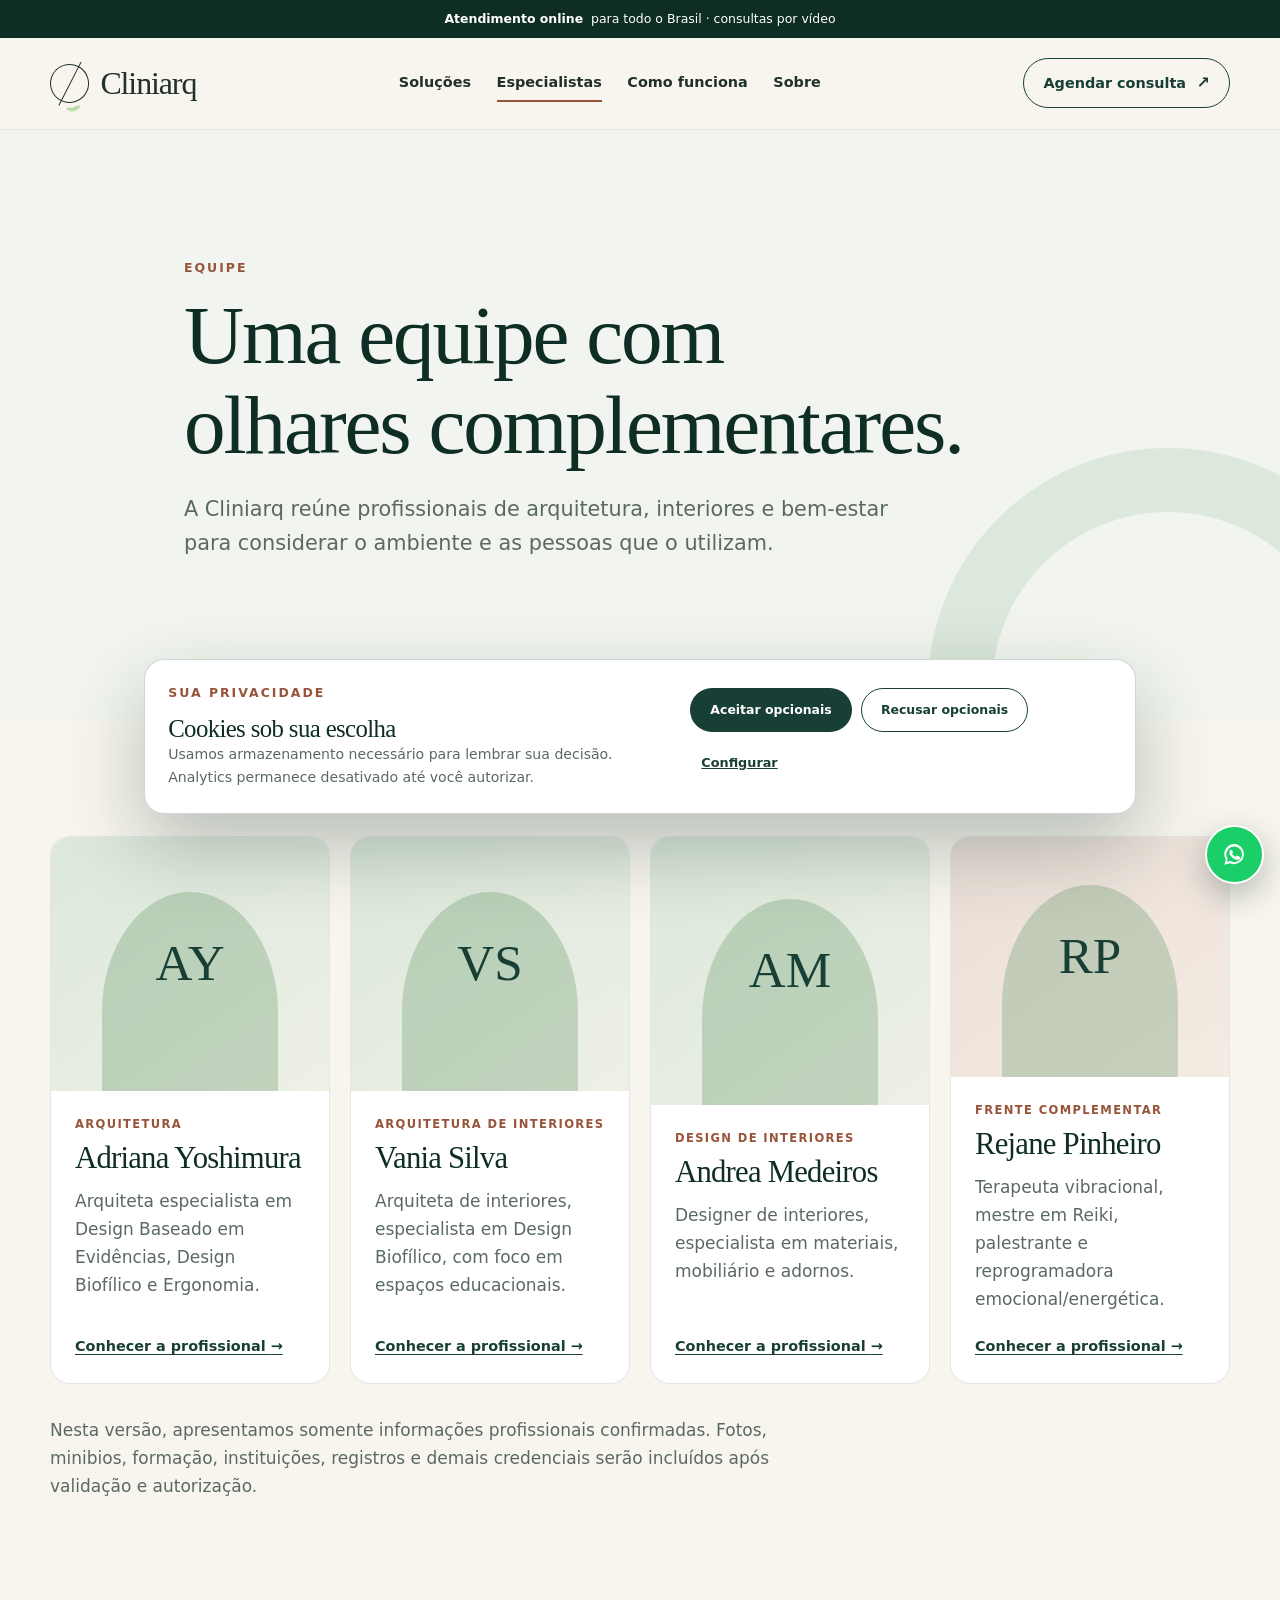
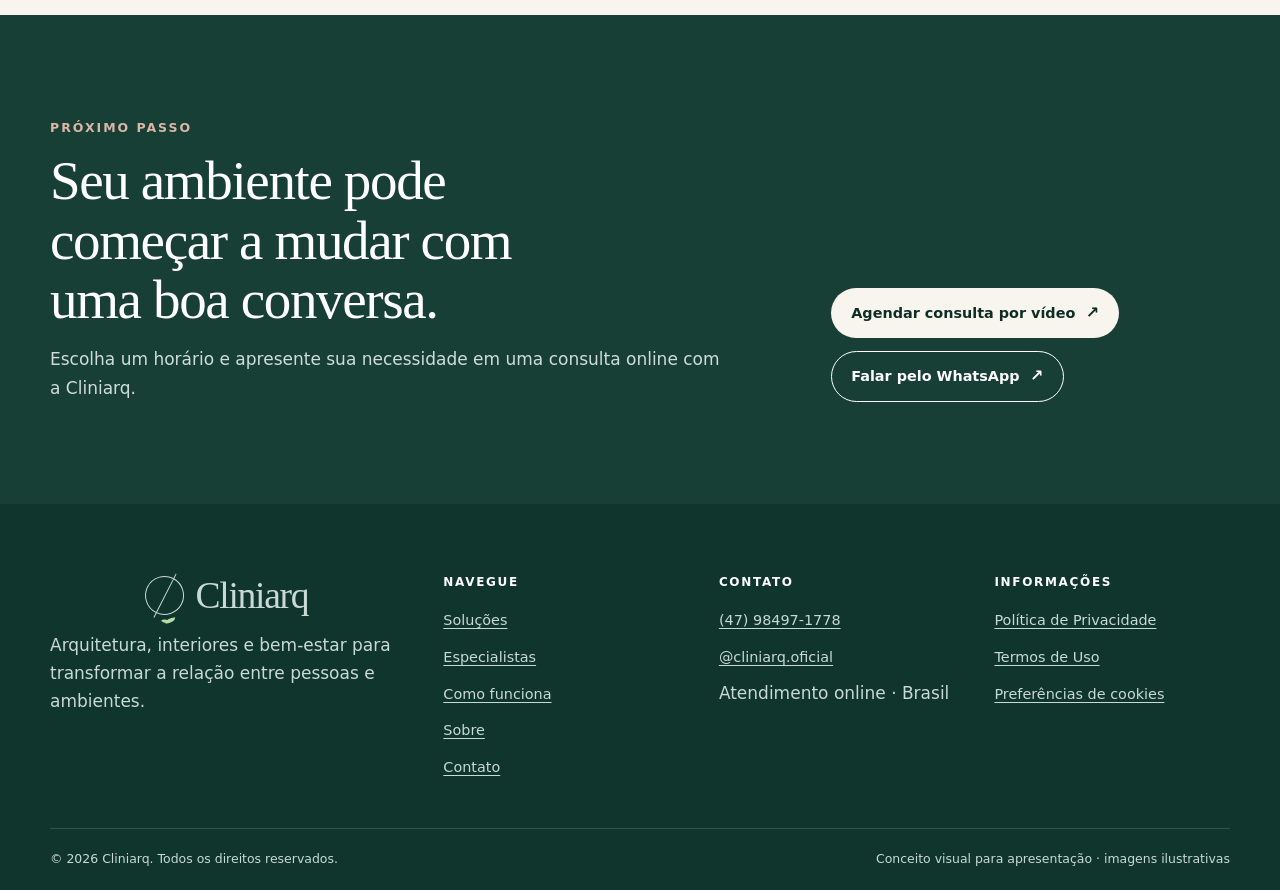
<file: especialistas/index.html>
<!DOCTYPE html><html lang="pt-BR"><head><meta charset="UTF-8"><meta name="viewport" content="width=device-width"><meta name="theme-color" content="#183f35"><meta name="description" content="Conheça a equipe e as áreas de atuação confirmadas das profissionais da Cliniarq."><meta name="robots" content="noindex, nofollow"><link rel="canonical" href="https://cliniarq.com/especialistas/"><link rel="icon" type="image/png" href="/images/brand/cliniarq-logo.png"><meta property="og:type" content="website"><meta property="og:locale" content="pt_BR"><meta property="og:site_name" content="Cliniarq"><meta property="og:title" content="Especialistas | Cliniarq"><meta property="og:description" content="Conheça a equipe e as áreas de atuação confirmadas das profissionais da Cliniarq."><meta property="og:url" content="https://cliniarq.com/especialistas/"><meta name="twitter:card" content="summary"><title>Especialistas | Cliniarq</title><script type="application/ld+json">{"@context":"https://schema.org","@type":"Organization","name":"Cliniarq","url":"https://cliniarq.com","logo":"https://cliniarq.com/images/brand/cliniarq-logo.png","telephone":"+55 47 98497-1778","sameAs":["https://www.instagram.com/cliniarq.oficial/"]}</script><script type="application/ld+json">{"@context":"https://schema.org","@type":"WebSite","name":"Cliniarq","url":"https://cliniarq.com","inLanguage":"pt-BR"}</script><link rel="stylesheet" href="/_astro/BaseLayout.BSYQLIQ5.css"></head><body><a class="skip-link" href="#conteudo">Pular para o conteúdo</a><div class="context-bar"><div class="container context-bar__inner"><span><strong>Atendimento online</strong>&nbsp; para todo o Brasil · consultas por vídeo</span></div></div><header class="site-header" data-header><div class="container site-header__inner"><a class="brand" href="/" aria-label="Cliniarq — página inicial"><span class="official-logo " aria-label="Cliniarq"><span class="official-logo__mark" aria-hidden="true"><i></i><b></b></span><span class="official-logo__text">Cliniarq</span></span></a><nav class="desktop-nav" aria-label="Navegação principal"><a href="/solucoes/">Soluções</a><a href="/especialistas/" aria-current="page">Especialistas</a><a href="/#como-funciona">Como funciona</a><a href="/sobre/">Sobre</a></nav><div class="site-header__actions"><a class="button button--secondary " href="https://nextgoagenda.com/cliniarq-agendamento" target="_blank" rel="noopener noreferrer" data-track="booking_click">Agendar consulta<span aria-hidden="true" class="button__arrow">↗</span></a><button class="menu-toggle" type="button" aria-expanded="false" aria-controls="mobile-menu" aria-label="Abrir menu" data-menu-toggle><span></span><span></span><span></span></button></div></div><div class="mobile-menu" id="mobile-menu" hidden data-mobile-menu><nav aria-label="Navegação móvel"><a href="/solucoes/">Soluções</a><a href="/especialistas/">Especialistas</a><a href="/#como-funciona">Como funciona</a><a href="/sobre/">Sobre</a><a href="/contato/">Contato</a><a class="button button--primary " href="https://nextgoagenda.com/cliniarq-agendamento" target="_blank" rel="noopener noreferrer" data-track="booking_click">Agendar consulta<span aria-hidden="true" class="button__arrow">↗</span></a></nav></div></header><script type="module">var e=document.querySelector(`[data-menu-toggle]`),t=document.querySelector(`[data-mobile-menu]`),n=n=>{e&&t&&(e.setAttribute(`aria-expanded`,String(n)),e.setAttribute(`aria-label`,n?`Fechar menu`:`Abrir menu`),t.hidden=!n,document.body.classList.toggle(`menu-open`,n),n&&t.querySelector(`a`)?.focus())};e?.addEventListener(`click`,()=>n(e.getAttribute(`aria-expanded`)!==`true`)),t?.querySelectorAll(`a`).forEach(e=>e.addEventListener(`click`,()=>n(!1))),document.addEventListener(`keydown`,t=>{t.key===`Escape`&&e?.getAttribute(`aria-expanded`)===`true`&&(n(!1),e.focus())}),document.addEventListener(`click`,r=>{e?.getAttribute(`aria-expanded`)===`true`&&!t?.contains(r.target)&&!e.contains(r.target)&&n(!1)});</script><main id="conteudo"><section class="internal-hero"><div class="container internal-hero__inner"><p class="eyebrow">Equipe</p><h1>Uma equipe com olhares complementares.</h1><p class="internal-hero__lead">A Cliniarq reúne profissionais de arquitetura, interiores e bem-estar para considerar o ambiente e as pessoas que o utilizam.</p></div></section><section class="section"><div class="container"><div class="professionals-grid"><article class="professional-card"><div class="professional-card__portrait" aria-hidden="true"><span>AY</span><i></i></div><div class="professional-card__body"><p class="professional-card__category">Arquitetura</p><h3>Adriana Yoshimura</h3><p>Arquiteta especialista em Design Baseado em Evidências, Design Biofílico e Ergonomia.</p><a href="/solucoes/#adriana-yoshimura">Conhecer a profissional <span aria-hidden="true">→</span></a></div></article><article class="professional-card"><div class="professional-card__portrait" aria-hidden="true"><span>VS</span><i></i></div><div class="professional-card__body"><p class="professional-card__category">Arquitetura de interiores</p><h3>Vania Silva</h3><p>Arquiteta de interiores, especialista em Design Biofílico, com foco em espaços educacionais.</p><a href="/solucoes/#vania-silva">Conhecer a profissional <span aria-hidden="true">→</span></a></div></article><article class="professional-card"><div class="professional-card__portrait" aria-hidden="true"><span>AM</span><i></i></div><div class="professional-card__body"><p class="professional-card__category">Design de interiores</p><h3>Andrea Medeiros</h3><p>Designer de interiores, especialista em materiais, mobiliário e adornos.</p><a href="/solucoes/#andrea-medeiros">Conhecer a profissional <span aria-hidden="true">→</span></a></div></article><article class="professional-card professional-card--complementary"><div class="professional-card__portrait" aria-hidden="true"><span>RP</span><i></i></div><div class="professional-card__body"><p class="professional-card__category">Frente complementar</p><h3>Rejane Pinheiro</h3><p>Terapeuta vibracional, mestre em Reiki, palestrante e reprogramadora emocional/energética.</p><a href="/solucoes/#rejane-pinheiro">Conhecer a profissional <span aria-hidden="true">→</span></a></div></article></div><p style="max-width: 48rem; margin-top: 2rem; color: var(--muted-700)">Nesta versão, apresentamos somente informações profissionais confirmadas. Fotos, minibios, formação, instituições, registros e demais credenciais serão incluídos após validação e autorização.</p></div></section><section class="cta-band"><div class="container cta-band__inner"><div><p class="eyebrow eyebrow--light">Próximo passo</p><h2>Seu ambiente pode começar a mudar com uma boa conversa.</h2><p>Escolha um horário e apresente sua necessidade em uma consulta online com a Cliniarq.</p></div><div class="button-row"><a class="button button--light " href="https://nextgoagenda.com/cliniarq-agendamento" target="_blank" rel="noopener noreferrer" data-track="booking_click">Agendar consulta por vídeo<span aria-hidden="true" class="button__arrow">↗</span></a><a class="button button--secondary " href="https://wa.me/5547984971778?text=Ol%C3%A1%2C%20vim%20pelo%20site%20da%20Cliniarq%20e%20gostaria%20de%20entender%20qual%20atendimento%20%C3%A9%20mais%20adequado%20para%20mim." target="_blank" rel="noopener noreferrer" data-track="whatsapp_click">Falar pelo WhatsApp<span aria-hidden="true" class="button__arrow">↗</span></a></div></div></section></main><footer class="site-footer"><div class="container site-footer__grid"><div class="site-footer__brand"><a class="brand brand--footer" href="/" aria-label="Cliniarq — página inicial"><span class="official-logo " aria-label="Cliniarq"><span class="official-logo__mark" aria-hidden="true"><i></i><b></b></span><span class="official-logo__text">Cliniarq</span></span></a><p>Arquitetura, interiores e bem-estar para transformar a relação entre pessoas e ambientes.</p></div><div><h2>Navegue</h2><ul><li><a href="/solucoes/">Soluções</a></li><li><a href="/especialistas/">Especialistas</a></li><li><a href="/#como-funciona">Como funciona</a></li><li><a href="/sobre/">Sobre</a></li><li><a href="/contato/">Contato</a></li></ul></div><div><h2>Contato</h2><ul><li><a href="https://wa.me/5547984971778?text=Ol%C3%A1%2C%20vim%20pelo%20site%20da%20Cliniarq%20e%20gostaria%20de%20entender%20qual%20atendimento%20%C3%A9%20mais%20adequado%20para%20mim." target="_blank" rel="noopener noreferrer" data-track="whatsapp_click">(47) 98497-1778</a></li><li><a href="https://www.instagram.com/cliniarq.oficial/" target="_blank" rel="noopener noreferrer" data-track="instagram_click">@cliniarq.oficial</a></li><li>Atendimento online · Brasil</li></ul></div><div><h2>Informações</h2><ul><li><a href="/politica-de-privacidade/">Política de Privacidade</a></li><li><a href="/termos-de-uso/">Termos de Uso</a></li><li><button class="footer-link" type="button" data-cookie-settings>Preferências de cookies</button></li></ul></div></div><div class="container site-footer__bottom"><span>© 2026 Cliniarq. Todos os direitos reservados.</span><span>Conceito visual para apresentação · imagens ilustrativas</span></div></footer><a class="floating-whatsapp" href="https://wa.me/5547984971778?text=Ol%C3%A1%2C%20vim%20pelo%20site%20da%20Cliniarq%20e%20gostaria%20de%20entender%20qual%20atendimento%20%C3%A9%20mais%20adequado%20para%20mim." target="_blank" rel="noopener noreferrer" aria-label="Falar com a Cliniarq pelo WhatsApp" data-track="whatsapp_click"><svg viewBox="0 0 24 24" aria-hidden="true"><path fill="currentColor" d="M12 2a9.7 9.7 0 0 0-8.3 14.8L2.3 22l5.3-1.4A9.7 9.7 0 1 0 12 2Zm0 17.6c-1.4 0-2.8-.4-4-1.1l-.3-.2-3.1.8.8-3-.2-.3a7.6 7.6 0 1 1 6.8 3.8Zm4.2-5.7c-.2-.1-1.4-.7-1.6-.8-.2-.1-.4-.1-.6.1l-.7.9c-.1.2-.3.2-.5.1a6.2 6.2 0 0 1-3-2.6c-.2-.3 0-.4.1-.5l.4-.5.2-.4c.1-.1 0-.3 0-.4l-.7-1.7c-.2-.4-.4-.4-.6-.4h-.5c-.2 0-.4.1-.7.3-.2.3-.9.9-.9 2.1s.9 2.5 1 2.7c.1.2 1.8 2.8 4.5 3.8.6.3 1.1.4 1.5.5.7.2 1.3.2 1.8.1.5-.1 1.4-.6 1.6-1.2.2-.6.2-1.1.1-1.2-.1-.1-.2-.2-.5-.3Z"></path></svg><span>WhatsApp</span></a><div class="cookie-banner" role="region" aria-label="Preferências de cookies" hidden data-cookie-banner><div class="cookie-banner__copy"><p class="eyebrow">Sua privacidade</p><h2>Cookies sob sua escolha</h2><p>Usamos armazenamento necessário para lembrar sua decisão. Analytics permanece desativado até você autorizar.</p></div><div class="cookie-banner__actions"><button class="button button--primary" type="button" data-consent="all">Aceitar opcionais</button><button class="button button--secondary" type="button" data-consent="necessary">Recusar opcionais</button><button class="text-button" type="button" data-consent="configure">Configurar</button></div></div><dialog class="cookie-dialog" data-cookie-dialog aria-labelledby="cookie-title"><form method="dialog"><div class="cookie-dialog__header"><div><p class="eyebrow">Privacidade</p><h2 id="cookie-title">Preferências de cookies</h2></div><button class="icon-button" value="cancel" aria-label="Fechar preferências">×</button></div><div class="cookie-option"><div><strong>Necessários</strong><p>Guardam somente sua escolha de consentimento no navegador.</p></div><span>Sempre ativos</span></div><label class="cookie-option" for="analytics-consent"><div><strong>Analytics opcional</strong><p>Ajuda a entender o uso do site. Nenhuma ferramenta está configurada nesta versão.</p></div><input id="analytics-consent" type="checkbox" data-analytics-toggle></label><div class="cookie-dialog__actions"><button class="button button--primary" value="save" data-save-consent>Salvar preferências</button><button class="button button--secondary" value="cancel">Cancelar</button></div></form></dialog><script type="module">var e=`cliniarq-consent-v1`,t=document.querySelector(`[data-cookie-banner]`),n=document.querySelector(`[data-cookie-dialog]`),r=document.querySelector(`[data-analytics-toggle]`),i=()=>{try{return JSON.parse(localStorage.getItem(e)||`null`)}catch{return null}},a=n=>{localStorage.setItem(e,JSON.stringify({version:1,necessary:!0,analytics:n,timestamp:new Date().toISOString()})),t&&(t.hidden=!0),document.documentElement.dataset.analyticsConsent=n?`granted`:`denied`},o=i();o?(document.documentElement.dataset.analyticsConsent=o.analytics?`granted`:`denied`,r&&(r.checked=!!o.analytics)):t&&(t.hidden=!1),document.querySelectorAll(`[data-consent]`).forEach(e=>e.addEventListener(`click`,()=>{let t=e.dataset.consent;t===`all`&&a(!0),t===`necessary`&&a(!1),t===`configure`&&n?.showModal()})),document.querySelectorAll(`[data-cookie-settings]`).forEach(e=>e.addEventListener(`click`,()=>{let e=i();r&&(r.checked=!!e?.analytics),n?.showModal()})),document.querySelector(`[data-save-consent]`)?.addEventListener(`click`,()=>a(!!r?.checked));</script></body></html>
</file>
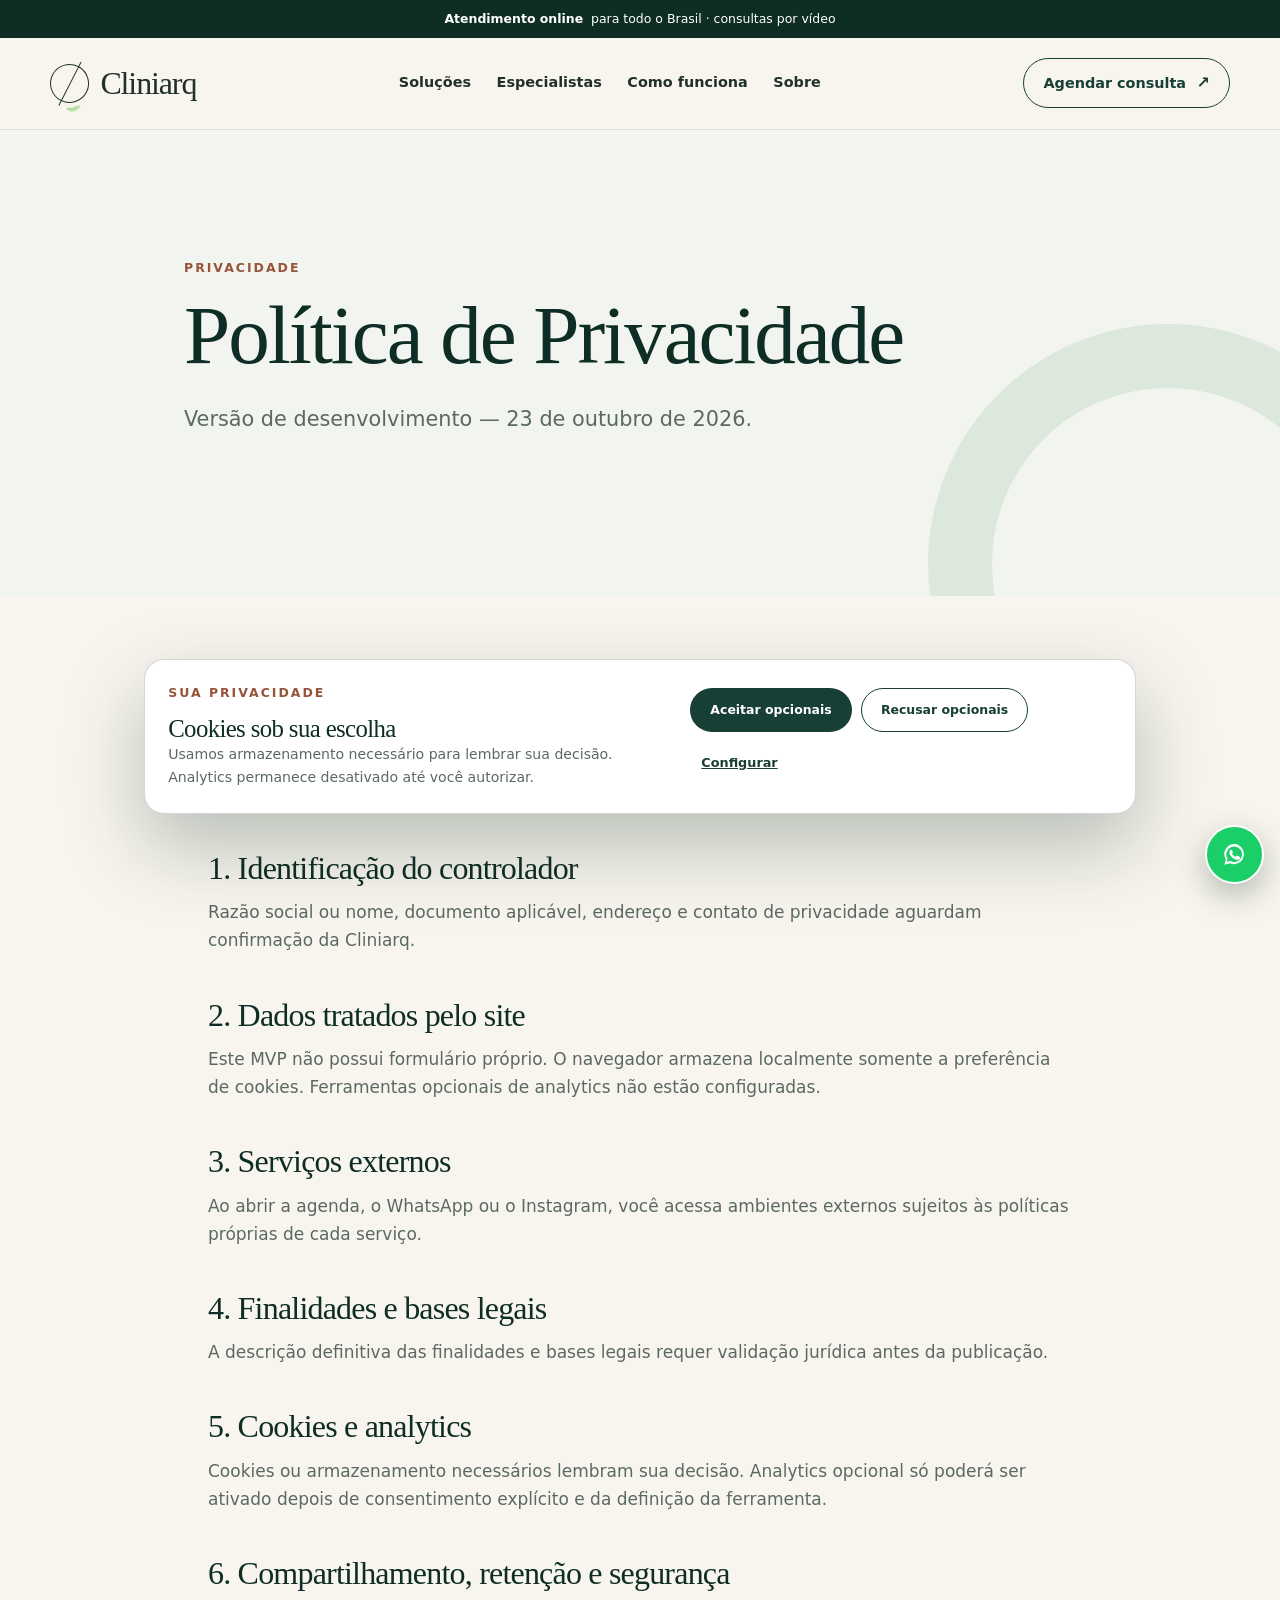
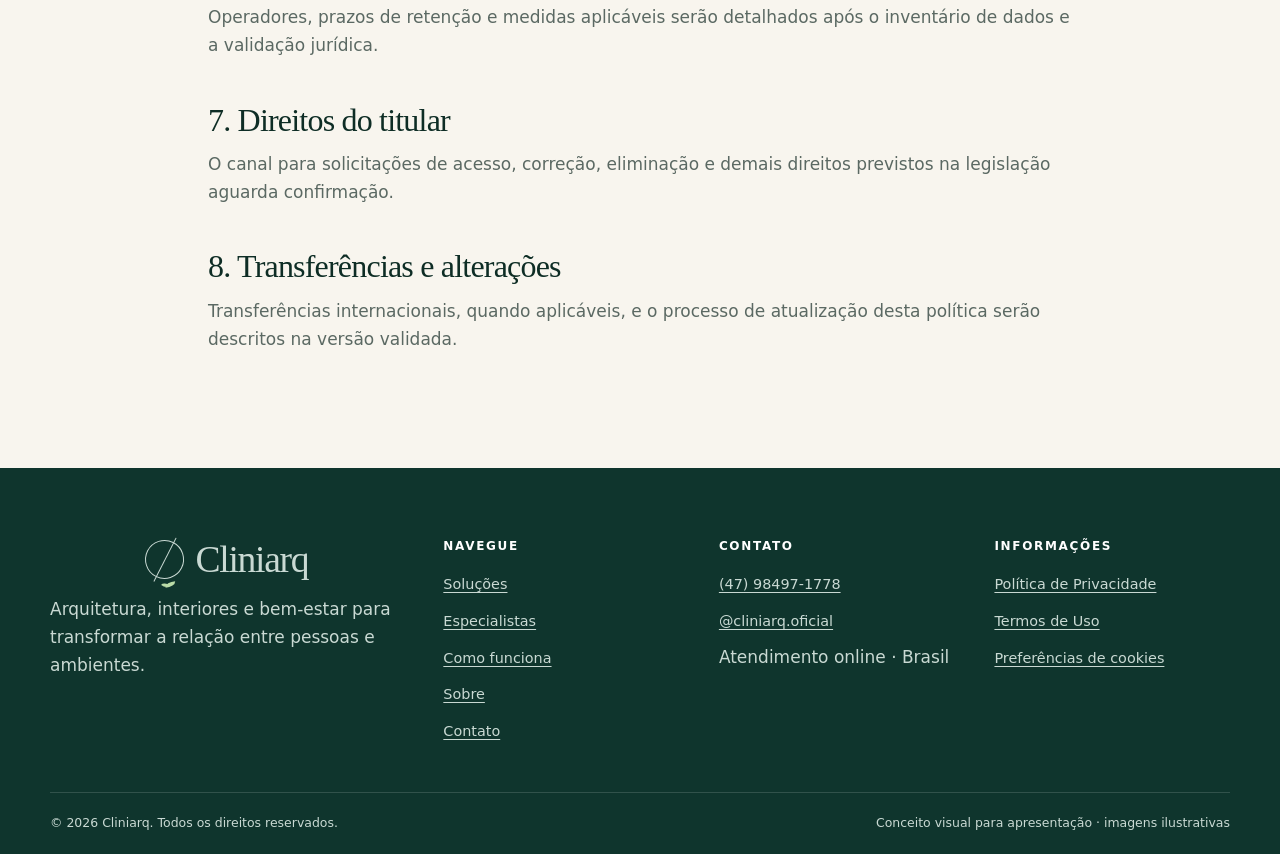
<file: politica-de-privacidade/index.html>
<!DOCTYPE html><html lang="pt-BR"><head><meta charset="UTF-8"><meta name="viewport" content="width=device-width"><meta name="theme-color" content="#183f35"><meta name="description" content="Informações sobre privacidade, cookies e tratamento de dados no site da Cliniarq."><meta name="robots" content="noindex, nofollow"><link rel="canonical" href="https://cliniarq.com/politica-de-privacidade/"><link rel="icon" type="image/png" href="/images/brand/cliniarq-logo.png"><meta property="og:type" content="website"><meta property="og:locale" content="pt_BR"><meta property="og:site_name" content="Cliniarq"><meta property="og:title" content="Política de Privacidade | Cliniarq"><meta property="og:description" content="Informações sobre privacidade, cookies e tratamento de dados no site da Cliniarq."><meta property="og:url" content="https://cliniarq.com/politica-de-privacidade/"><meta name="twitter:card" content="summary"><title>Política de Privacidade | Cliniarq</title><script type="application/ld+json">{"@context":"https://schema.org","@type":"Organization","name":"Cliniarq","url":"https://cliniarq.com","logo":"https://cliniarq.com/images/brand/cliniarq-logo.png","telephone":"+55 47 98497-1778","sameAs":["https://www.instagram.com/cliniarq.oficial/"]}</script><script type="application/ld+json">{"@context":"https://schema.org","@type":"WebSite","name":"Cliniarq","url":"https://cliniarq.com","inLanguage":"pt-BR"}</script><link rel="stylesheet" href="/_astro/BaseLayout.BSYQLIQ5.css"></head><body><a class="skip-link" href="#conteudo">Pular para o conteúdo</a><div class="context-bar"><div class="container context-bar__inner"><span><strong>Atendimento online</strong>&nbsp; para todo o Brasil · consultas por vídeo</span></div></div><header class="site-header" data-header><div class="container site-header__inner"><a class="brand" href="/" aria-label="Cliniarq — página inicial"><span class="official-logo " aria-label="Cliniarq"><span class="official-logo__mark" aria-hidden="true"><i></i><b></b></span><span class="official-logo__text">Cliniarq</span></span></a><nav class="desktop-nav" aria-label="Navegação principal"><a href="/solucoes/">Soluções</a><a href="/especialistas/">Especialistas</a><a href="/#como-funciona">Como funciona</a><a href="/sobre/">Sobre</a></nav><div class="site-header__actions"><a class="button button--secondary " href="https://nextgoagenda.com/cliniarq-agendamento" target="_blank" rel="noopener noreferrer" data-track="booking_click">Agendar consulta<span aria-hidden="true" class="button__arrow">↗</span></a><button class="menu-toggle" type="button" aria-expanded="false" aria-controls="mobile-menu" aria-label="Abrir menu" data-menu-toggle><span></span><span></span><span></span></button></div></div><div class="mobile-menu" id="mobile-menu" hidden data-mobile-menu><nav aria-label="Navegação móvel"><a href="/solucoes/">Soluções</a><a href="/especialistas/">Especialistas</a><a href="/#como-funciona">Como funciona</a><a href="/sobre/">Sobre</a><a href="/contato/">Contato</a><a class="button button--primary " href="https://nextgoagenda.com/cliniarq-agendamento" target="_blank" rel="noopener noreferrer" data-track="booking_click">Agendar consulta<span aria-hidden="true" class="button__arrow">↗</span></a></nav></div></header><script type="module">var e=document.querySelector(`[data-menu-toggle]`),t=document.querySelector(`[data-mobile-menu]`),n=n=>{e&&t&&(e.setAttribute(`aria-expanded`,String(n)),e.setAttribute(`aria-label`,n?`Fechar menu`:`Abrir menu`),t.hidden=!n,document.body.classList.toggle(`menu-open`,n),n&&t.querySelector(`a`)?.focus())};e?.addEventListener(`click`,()=>n(e.getAttribute(`aria-expanded`)!==`true`)),t?.querySelectorAll(`a`).forEach(e=>e.addEventListener(`click`,()=>n(!1))),document.addEventListener(`keydown`,t=>{t.key===`Escape`&&e?.getAttribute(`aria-expanded`)===`true`&&(n(!1),e.focus())}),document.addEventListener(`click`,r=>{e?.getAttribute(`aria-expanded`)===`true`&&!t?.contains(r.target)&&!e.contains(r.target)&&n(!1)});</script><main id="conteudo"><section class="internal-hero"><div class="container internal-hero__inner"><p class="eyebrow">Privacidade</p><h1>Política de Privacidade</h1><p class="internal-hero__lead">Versão de desenvolvimento — 23 de outubro de 2026.</p></div></section><section class="section"><div class="container legal"><div class="legal-warning" role="alert">Conteúdo jurídico pendente de validação — não publicar esta versão. Faltam a identificação do controlador e o canal oficial de privacidade.</div><h2>1. Identificação do controlador</h2><p>Razão social ou nome, documento aplicável, endereço e contato de privacidade aguardam confirmação da Cliniarq.</p><h2>2. Dados tratados pelo site</h2><p>Este MVP não possui formulário próprio. O navegador armazena localmente somente a preferência de cookies. Ferramentas opcionais de analytics não estão configuradas.</p><h2>3. Serviços externos</h2><p>Ao abrir a agenda, o WhatsApp ou o Instagram, você acessa ambientes externos sujeitos às políticas próprias de cada serviço.</p><h2>4. Finalidades e bases legais</h2><p>A descrição definitiva das finalidades e bases legais requer validação jurídica antes da publicação.</p><h2>5. Cookies e analytics</h2><p>Cookies ou armazenamento necessários lembram sua decisão. Analytics opcional só poderá ser ativado depois de consentimento explícito e da definição da ferramenta.</p><h2>6. Compartilhamento, retenção e segurança</h2><p>Operadores, prazos de retenção e medidas aplicáveis serão detalhados após o inventário de dados e a validação jurídica.</p><h2>7. Direitos do titular</h2><p>O canal para solicitações de acesso, correção, eliminação e demais direitos previstos na legislação aguarda confirmação.</p><h2>8. Transferências e alterações</h2><p>Transferências internacionais, quando aplicáveis, e o processo de atualização desta política serão descritos na versão validada.</p></div></section></main><footer class="site-footer"><div class="container site-footer__grid"><div class="site-footer__brand"><a class="brand brand--footer" href="/" aria-label="Cliniarq — página inicial"><span class="official-logo " aria-label="Cliniarq"><span class="official-logo__mark" aria-hidden="true"><i></i><b></b></span><span class="official-logo__text">Cliniarq</span></span></a><p>Arquitetura, interiores e bem-estar para transformar a relação entre pessoas e ambientes.</p></div><div><h2>Navegue</h2><ul><li><a href="/solucoes/">Soluções</a></li><li><a href="/especialistas/">Especialistas</a></li><li><a href="/#como-funciona">Como funciona</a></li><li><a href="/sobre/">Sobre</a></li><li><a href="/contato/">Contato</a></li></ul></div><div><h2>Contato</h2><ul><li><a href="https://wa.me/5547984971778?text=Ol%C3%A1%2C%20vim%20pelo%20site%20da%20Cliniarq%20e%20gostaria%20de%20entender%20qual%20atendimento%20%C3%A9%20mais%20adequado%20para%20mim." target="_blank" rel="noopener noreferrer" data-track="whatsapp_click">(47) 98497-1778</a></li><li><a href="https://www.instagram.com/cliniarq.oficial/" target="_blank" rel="noopener noreferrer" data-track="instagram_click">@cliniarq.oficial</a></li><li>Atendimento online · Brasil</li></ul></div><div><h2>Informações</h2><ul><li><a href="/politica-de-privacidade/">Política de Privacidade</a></li><li><a href="/termos-de-uso/">Termos de Uso</a></li><li><button class="footer-link" type="button" data-cookie-settings>Preferências de cookies</button></li></ul></div></div><div class="container site-footer__bottom"><span>© 2026 Cliniarq. Todos os direitos reservados.</span><span>Conceito visual para apresentação · imagens ilustrativas</span></div></footer><a class="floating-whatsapp" href="https://wa.me/5547984971778?text=Ol%C3%A1%2C%20vim%20pelo%20site%20da%20Cliniarq%20e%20gostaria%20de%20entender%20qual%20atendimento%20%C3%A9%20mais%20adequado%20para%20mim." target="_blank" rel="noopener noreferrer" aria-label="Falar com a Cliniarq pelo WhatsApp" data-track="whatsapp_click"><svg viewBox="0 0 24 24" aria-hidden="true"><path fill="currentColor" d="M12 2a9.7 9.7 0 0 0-8.3 14.8L2.3 22l5.3-1.4A9.7 9.7 0 1 0 12 2Zm0 17.6c-1.4 0-2.8-.4-4-1.1l-.3-.2-3.1.8.8-3-.2-.3a7.6 7.6 0 1 1 6.8 3.8Zm4.2-5.7c-.2-.1-1.4-.7-1.6-.8-.2-.1-.4-.1-.6.1l-.7.9c-.1.2-.3.2-.5.1a6.2 6.2 0 0 1-3-2.6c-.2-.3 0-.4.1-.5l.4-.5.2-.4c.1-.1 0-.3 0-.4l-.7-1.7c-.2-.4-.4-.4-.6-.4h-.5c-.2 0-.4.1-.7.3-.2.3-.9.9-.9 2.1s.9 2.5 1 2.7c.1.2 1.8 2.8 4.5 3.8.6.3 1.1.4 1.5.5.7.2 1.3.2 1.8.1.5-.1 1.4-.6 1.6-1.2.2-.6.2-1.1.1-1.2-.1-.1-.2-.2-.5-.3Z"></path></svg><span>WhatsApp</span></a><div class="cookie-banner" role="region" aria-label="Preferências de cookies" hidden data-cookie-banner><div class="cookie-banner__copy"><p class="eyebrow">Sua privacidade</p><h2>Cookies sob sua escolha</h2><p>Usamos armazenamento necessário para lembrar sua decisão. Analytics permanece desativado até você autorizar.</p></div><div class="cookie-banner__actions"><button class="button button--primary" type="button" data-consent="all">Aceitar opcionais</button><button class="button button--secondary" type="button" data-consent="necessary">Recusar opcionais</button><button class="text-button" type="button" data-consent="configure">Configurar</button></div></div><dialog class="cookie-dialog" data-cookie-dialog aria-labelledby="cookie-title"><form method="dialog"><div class="cookie-dialog__header"><div><p class="eyebrow">Privacidade</p><h2 id="cookie-title">Preferências de cookies</h2></div><button class="icon-button" value="cancel" aria-label="Fechar preferências">×</button></div><div class="cookie-option"><div><strong>Necessários</strong><p>Guardam somente sua escolha de consentimento no navegador.</p></div><span>Sempre ativos</span></div><label class="cookie-option" for="analytics-consent"><div><strong>Analytics opcional</strong><p>Ajuda a entender o uso do site. Nenhuma ferramenta está configurada nesta versão.</p></div><input id="analytics-consent" type="checkbox" data-analytics-toggle></label><div class="cookie-dialog__actions"><button class="button button--primary" value="save" data-save-consent>Salvar preferências</button><button class="button button--secondary" value="cancel">Cancelar</button></div></form></dialog><script type="module">var e=`cliniarq-consent-v1`,t=document.querySelector(`[data-cookie-banner]`),n=document.querySelector(`[data-cookie-dialog]`),r=document.querySelector(`[data-analytics-toggle]`),i=()=>{try{return JSON.parse(localStorage.getItem(e)||`null`)}catch{return null}},a=n=>{localStorage.setItem(e,JSON.stringify({version:1,necessary:!0,analytics:n,timestamp:new Date().toISOString()})),t&&(t.hidden=!0),document.documentElement.dataset.analyticsConsent=n?`granted`:`denied`},o=i();o?(document.documentElement.dataset.analyticsConsent=o.analytics?`granted`:`denied`,r&&(r.checked=!!o.analytics)):t&&(t.hidden=!1),document.querySelectorAll(`[data-consent]`).forEach(e=>e.addEventListener(`click`,()=>{let t=e.dataset.consent;t===`all`&&a(!0),t===`necessary`&&a(!1),t===`configure`&&n?.showModal()})),document.querySelectorAll(`[data-cookie-settings]`).forEach(e=>e.addEventListener(`click`,()=>{let e=i();r&&(r.checked=!!e?.analytics),n?.showModal()})),document.querySelector(`[data-save-consent]`)?.addEventListener(`click`,()=>a(!!r?.checked));</script></body></html>
</file>
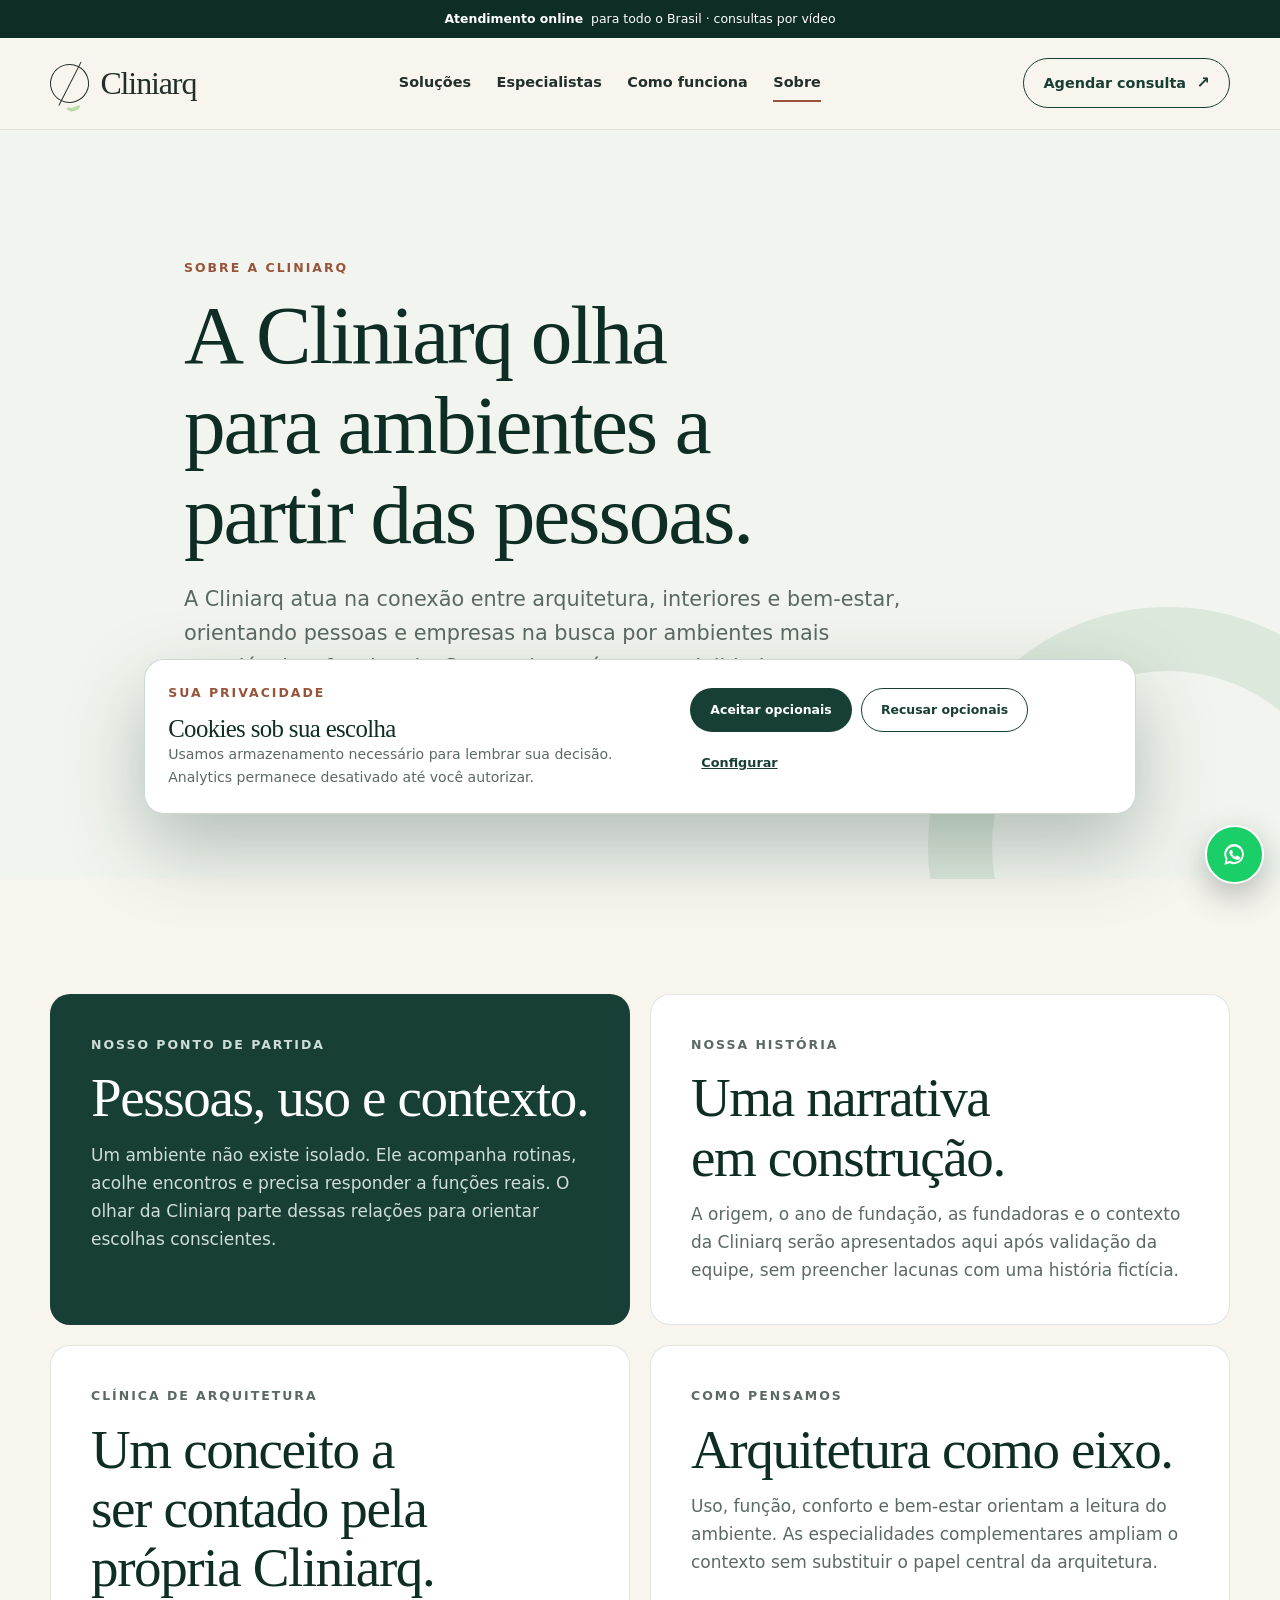
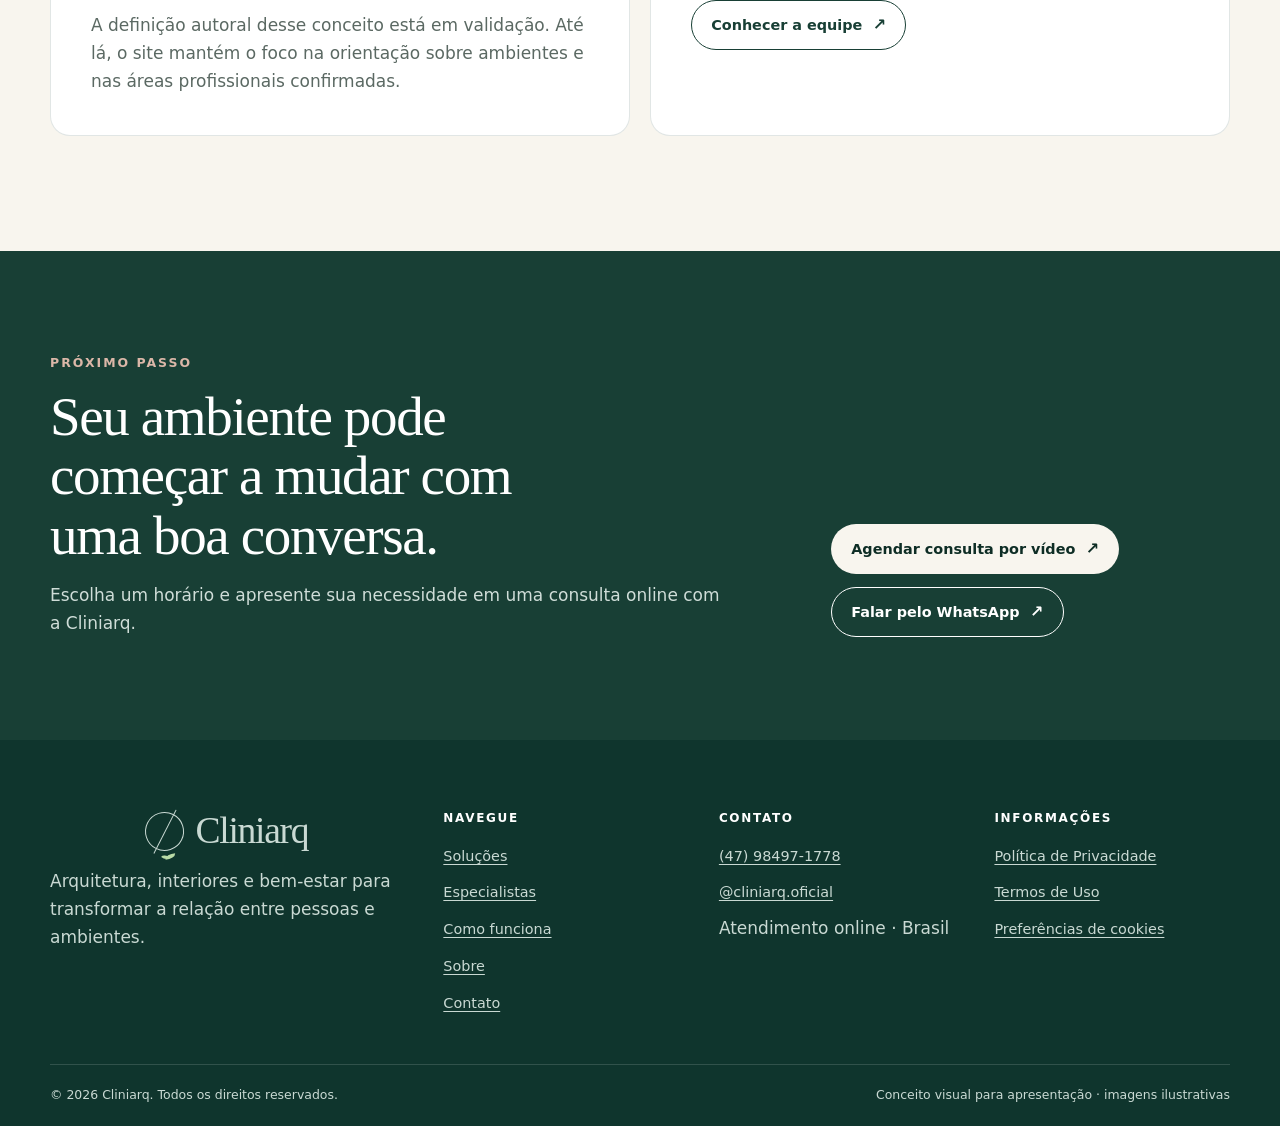
<file: sobre/index.html>
<!DOCTYPE html><html lang="pt-BR"><head><meta charset="UTF-8"><meta name="viewport" content="width=device-width"><meta name="theme-color" content="#183f35"><meta name="description" content="A Cliniarq conecta arquitetura, interiores e bem-estar para orientar pessoas e empresas."><meta name="robots" content="noindex, nofollow"><link rel="canonical" href="https://cliniarq.com/sobre/"><link rel="icon" type="image/png" href="/images/brand/cliniarq-logo.png"><meta property="og:type" content="website"><meta property="og:locale" content="pt_BR"><meta property="og:site_name" content="Cliniarq"><meta property="og:title" content="Sobre a Cliniarq"><meta property="og:description" content="A Cliniarq conecta arquitetura, interiores e bem-estar para orientar pessoas e empresas."><meta property="og:url" content="https://cliniarq.com/sobre/"><meta name="twitter:card" content="summary"><title>Sobre a Cliniarq</title><script type="application/ld+json">{"@context":"https://schema.org","@type":"Organization","name":"Cliniarq","url":"https://cliniarq.com","logo":"https://cliniarq.com/images/brand/cliniarq-logo.png","telephone":"+55 47 98497-1778","sameAs":["https://www.instagram.com/cliniarq.oficial/"]}</script><script type="application/ld+json">{"@context":"https://schema.org","@type":"WebSite","name":"Cliniarq","url":"https://cliniarq.com","inLanguage":"pt-BR"}</script><link rel="stylesheet" href="/_astro/BaseLayout.BSYQLIQ5.css"></head><body><a class="skip-link" href="#conteudo">Pular para o conteúdo</a><div class="context-bar"><div class="container context-bar__inner"><span><strong>Atendimento online</strong>&nbsp; para todo o Brasil · consultas por vídeo</span></div></div><header class="site-header" data-header><div class="container site-header__inner"><a class="brand" href="/" aria-label="Cliniarq — página inicial"><span class="official-logo " aria-label="Cliniarq"><span class="official-logo__mark" aria-hidden="true"><i></i><b></b></span><span class="official-logo__text">Cliniarq</span></span></a><nav class="desktop-nav" aria-label="Navegação principal"><a href="/solucoes/">Soluções</a><a href="/especialistas/">Especialistas</a><a href="/#como-funciona">Como funciona</a><a href="/sobre/" aria-current="page">Sobre</a></nav><div class="site-header__actions"><a class="button button--secondary " href="https://nextgoagenda.com/cliniarq-agendamento" target="_blank" rel="noopener noreferrer" data-track="booking_click">Agendar consulta<span aria-hidden="true" class="button__arrow">↗</span></a><button class="menu-toggle" type="button" aria-expanded="false" aria-controls="mobile-menu" aria-label="Abrir menu" data-menu-toggle><span></span><span></span><span></span></button></div></div><div class="mobile-menu" id="mobile-menu" hidden data-mobile-menu><nav aria-label="Navegação móvel"><a href="/solucoes/">Soluções</a><a href="/especialistas/">Especialistas</a><a href="/#como-funciona">Como funciona</a><a href="/sobre/">Sobre</a><a href="/contato/">Contato</a><a class="button button--primary " href="https://nextgoagenda.com/cliniarq-agendamento" target="_blank" rel="noopener noreferrer" data-track="booking_click">Agendar consulta<span aria-hidden="true" class="button__arrow">↗</span></a></nav></div></header><script type="module">var e=document.querySelector(`[data-menu-toggle]`),t=document.querySelector(`[data-mobile-menu]`),n=n=>{e&&t&&(e.setAttribute(`aria-expanded`,String(n)),e.setAttribute(`aria-label`,n?`Fechar menu`:`Abrir menu`),t.hidden=!n,document.body.classList.toggle(`menu-open`,n),n&&t.querySelector(`a`)?.focus())};e?.addEventListener(`click`,()=>n(e.getAttribute(`aria-expanded`)!==`true`)),t?.querySelectorAll(`a`).forEach(e=>e.addEventListener(`click`,()=>n(!1))),document.addEventListener(`keydown`,t=>{t.key===`Escape`&&e?.getAttribute(`aria-expanded`)===`true`&&(n(!1),e.focus())}),document.addEventListener(`click`,r=>{e?.getAttribute(`aria-expanded`)===`true`&&!t?.contains(r.target)&&!e.contains(r.target)&&n(!1)});</script><main id="conteudo"><section class="internal-hero"><div class="container internal-hero__inner"><p class="eyebrow">Sobre a Cliniarq</p><h1>A Cliniarq olha para ambientes a partir das pessoas.</h1><p class="internal-hero__lead">A Cliniarq atua na conexão entre arquitetura, interiores e bem-estar, orientando pessoas e empresas na busca por ambientes mais agradáveis e funcionais. Sua equipe reúne especialidades complementares para compreender diferentes necessidades.</p></div></section><section class="section"><div class="container editorial-grid"><article class="editorial-card editorial-card--accent"><p class="eyebrow eyebrow--light">Nosso ponto de partida</p><h2>Pessoas, uso e contexto.</h2><p>Um ambiente não existe isolado. Ele acompanha rotinas, acolhe encontros e precisa responder a funções reais. O olhar da Cliniarq parte dessas relações para orientar escolhas conscientes.</p></article><article class="editorial-card"><p class="eyebrow">Nossa história</p><h2>Uma narrativa em construção.</h2><p>A origem, o ano de fundação, as fundadoras e o contexto da Cliniarq serão apresentados aqui após validação da equipe, sem preencher lacunas com uma história fictícia.</p></article><article class="editorial-card"><p class="eyebrow">Clínica de Arquitetura</p><h2>Um conceito a ser contado pela própria Cliniarq.</h2><p>A definição autoral desse conceito está em validação. Até lá, o site mantém o foco na orientação sobre ambientes e nas áreas profissionais confirmadas.</p></article><article class="editorial-card"><p class="eyebrow">Como pensamos</p><h2>Arquitetura como eixo.</h2><p>Uso, função, conforto e bem-estar orientam a leitura do ambiente. As especialidades complementares ampliam o contexto sem substituir o papel central da arquitetura.</p><div class="button-row" style="margin-top: 1.5rem"><a class="button button--secondary " href="/especialistas/">Conhecer a equipe<span aria-hidden="true" class="button__arrow">↗</span></a></div></article></div></section><section class="cta-band"><div class="container cta-band__inner"><div><p class="eyebrow eyebrow--light">Próximo passo</p><h2>Seu ambiente pode começar a mudar com uma boa conversa.</h2><p>Escolha um horário e apresente sua necessidade em uma consulta online com a Cliniarq.</p></div><div class="button-row"><a class="button button--light " href="https://nextgoagenda.com/cliniarq-agendamento" target="_blank" rel="noopener noreferrer" data-track="booking_click">Agendar consulta por vídeo<span aria-hidden="true" class="button__arrow">↗</span></a><a class="button button--secondary " href="https://wa.me/5547984971778?text=Ol%C3%A1%2C%20vim%20pelo%20site%20da%20Cliniarq%20e%20gostaria%20de%20entender%20qual%20atendimento%20%C3%A9%20mais%20adequado%20para%20mim." target="_blank" rel="noopener noreferrer" data-track="whatsapp_click">Falar pelo WhatsApp<span aria-hidden="true" class="button__arrow">↗</span></a></div></div></section></main><footer class="site-footer"><div class="container site-footer__grid"><div class="site-footer__brand"><a class="brand brand--footer" href="/" aria-label="Cliniarq — página inicial"><span class="official-logo " aria-label="Cliniarq"><span class="official-logo__mark" aria-hidden="true"><i></i><b></b></span><span class="official-logo__text">Cliniarq</span></span></a><p>Arquitetura, interiores e bem-estar para transformar a relação entre pessoas e ambientes.</p></div><div><h2>Navegue</h2><ul><li><a href="/solucoes/">Soluções</a></li><li><a href="/especialistas/">Especialistas</a></li><li><a href="/#como-funciona">Como funciona</a></li><li><a href="/sobre/">Sobre</a></li><li><a href="/contato/">Contato</a></li></ul></div><div><h2>Contato</h2><ul><li><a href="https://wa.me/5547984971778?text=Ol%C3%A1%2C%20vim%20pelo%20site%20da%20Cliniarq%20e%20gostaria%20de%20entender%20qual%20atendimento%20%C3%A9%20mais%20adequado%20para%20mim." target="_blank" rel="noopener noreferrer" data-track="whatsapp_click">(47) 98497-1778</a></li><li><a href="https://www.instagram.com/cliniarq.oficial/" target="_blank" rel="noopener noreferrer" data-track="instagram_click">@cliniarq.oficial</a></li><li>Atendimento online · Brasil</li></ul></div><div><h2>Informações</h2><ul><li><a href="/politica-de-privacidade/">Política de Privacidade</a></li><li><a href="/termos-de-uso/">Termos de Uso</a></li><li><button class="footer-link" type="button" data-cookie-settings>Preferências de cookies</button></li></ul></div></div><div class="container site-footer__bottom"><span>© 2026 Cliniarq. Todos os direitos reservados.</span><span>Conceito visual para apresentação · imagens ilustrativas</span></div></footer><a class="floating-whatsapp" href="https://wa.me/5547984971778?text=Ol%C3%A1%2C%20vim%20pelo%20site%20da%20Cliniarq%20e%20gostaria%20de%20entender%20qual%20atendimento%20%C3%A9%20mais%20adequado%20para%20mim." target="_blank" rel="noopener noreferrer" aria-label="Falar com a Cliniarq pelo WhatsApp" data-track="whatsapp_click"><svg viewBox="0 0 24 24" aria-hidden="true"><path fill="currentColor" d="M12 2a9.7 9.7 0 0 0-8.3 14.8L2.3 22l5.3-1.4A9.7 9.7 0 1 0 12 2Zm0 17.6c-1.4 0-2.8-.4-4-1.1l-.3-.2-3.1.8.8-3-.2-.3a7.6 7.6 0 1 1 6.8 3.8Zm4.2-5.7c-.2-.1-1.4-.7-1.6-.8-.2-.1-.4-.1-.6.1l-.7.9c-.1.2-.3.2-.5.1a6.2 6.2 0 0 1-3-2.6c-.2-.3 0-.4.1-.5l.4-.5.2-.4c.1-.1 0-.3 0-.4l-.7-1.7c-.2-.4-.4-.4-.6-.4h-.5c-.2 0-.4.1-.7.3-.2.3-.9.9-.9 2.1s.9 2.5 1 2.7c.1.2 1.8 2.8 4.5 3.8.6.3 1.1.4 1.5.5.7.2 1.3.2 1.8.1.5-.1 1.4-.6 1.6-1.2.2-.6.2-1.1.1-1.2-.1-.1-.2-.2-.5-.3Z"></path></svg><span>WhatsApp</span></a><div class="cookie-banner" role="region" aria-label="Preferências de cookies" hidden data-cookie-banner><div class="cookie-banner__copy"><p class="eyebrow">Sua privacidade</p><h2>Cookies sob sua escolha</h2><p>Usamos armazenamento necessário para lembrar sua decisão. Analytics permanece desativado até você autorizar.</p></div><div class="cookie-banner__actions"><button class="button button--primary" type="button" data-consent="all">Aceitar opcionais</button><button class="button button--secondary" type="button" data-consent="necessary">Recusar opcionais</button><button class="text-button" type="button" data-consent="configure">Configurar</button></div></div><dialog class="cookie-dialog" data-cookie-dialog aria-labelledby="cookie-title"><form method="dialog"><div class="cookie-dialog__header"><div><p class="eyebrow">Privacidade</p><h2 id="cookie-title">Preferências de cookies</h2></div><button class="icon-button" value="cancel" aria-label="Fechar preferências">×</button></div><div class="cookie-option"><div><strong>Necessários</strong><p>Guardam somente sua escolha de consentimento no navegador.</p></div><span>Sempre ativos</span></div><label class="cookie-option" for="analytics-consent"><div><strong>Analytics opcional</strong><p>Ajuda a entender o uso do site. Nenhuma ferramenta está configurada nesta versão.</p></div><input id="analytics-consent" type="checkbox" data-analytics-toggle></label><div class="cookie-dialog__actions"><button class="button button--primary" value="save" data-save-consent>Salvar preferências</button><button class="button button--secondary" value="cancel">Cancelar</button></div></form></dialog><script type="module">var e=`cliniarq-consent-v1`,t=document.querySelector(`[data-cookie-banner]`),n=document.querySelector(`[data-cookie-dialog]`),r=document.querySelector(`[data-analytics-toggle]`),i=()=>{try{return JSON.parse(localStorage.getItem(e)||`null`)}catch{return null}},a=n=>{localStorage.setItem(e,JSON.stringify({version:1,necessary:!0,analytics:n,timestamp:new Date().toISOString()})),t&&(t.hidden=!0),document.documentElement.dataset.analyticsConsent=n?`granted`:`denied`},o=i();o?(document.documentElement.dataset.analyticsConsent=o.analytics?`granted`:`denied`,r&&(r.checked=!!o.analytics)):t&&(t.hidden=!1),document.querySelectorAll(`[data-consent]`).forEach(e=>e.addEventListener(`click`,()=>{let t=e.dataset.consent;t===`all`&&a(!0),t===`necessary`&&a(!1),t===`configure`&&n?.showModal()})),document.querySelectorAll(`[data-cookie-settings]`).forEach(e=>e.addEventListener(`click`,()=>{let e=i();r&&(r.checked=!!e?.analytics),n?.showModal()})),document.querySelector(`[data-save-consent]`)?.addEventListener(`click`,()=>a(!!r?.checked));</script></body></html>
</file>
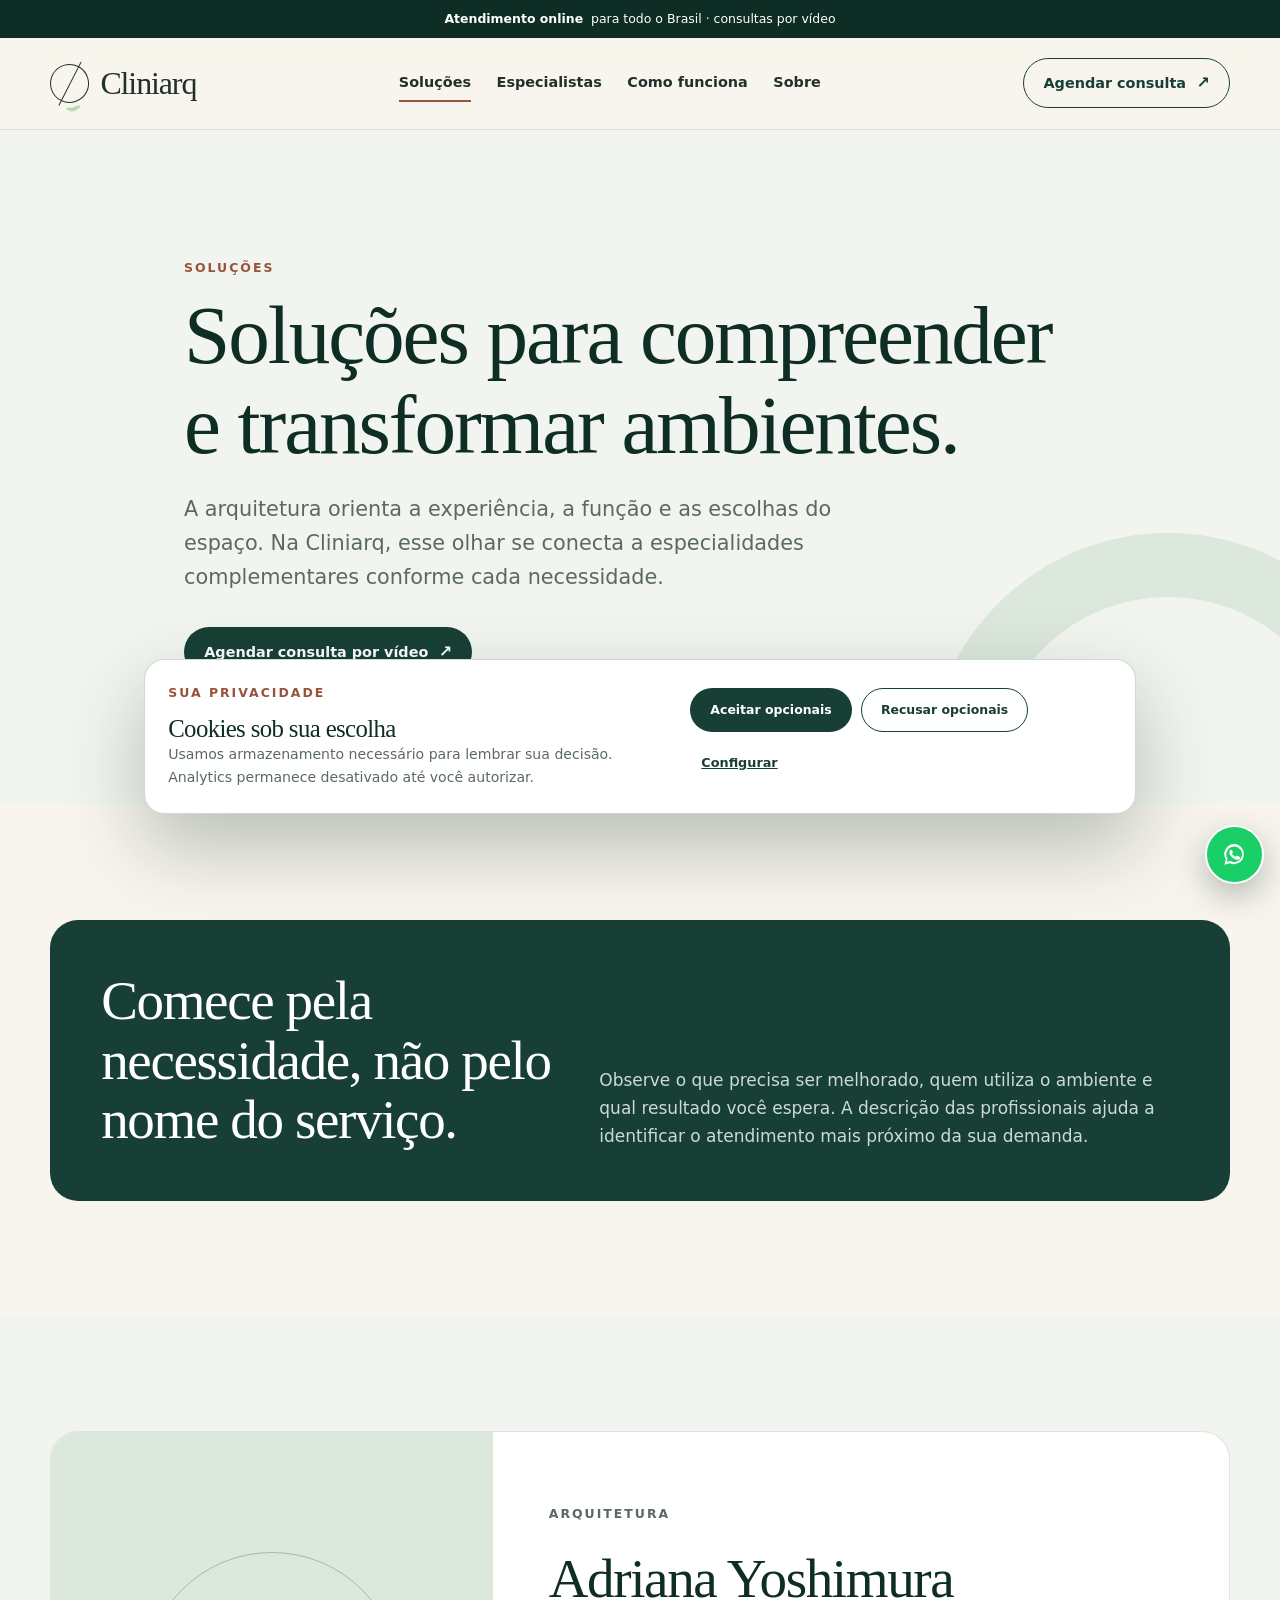
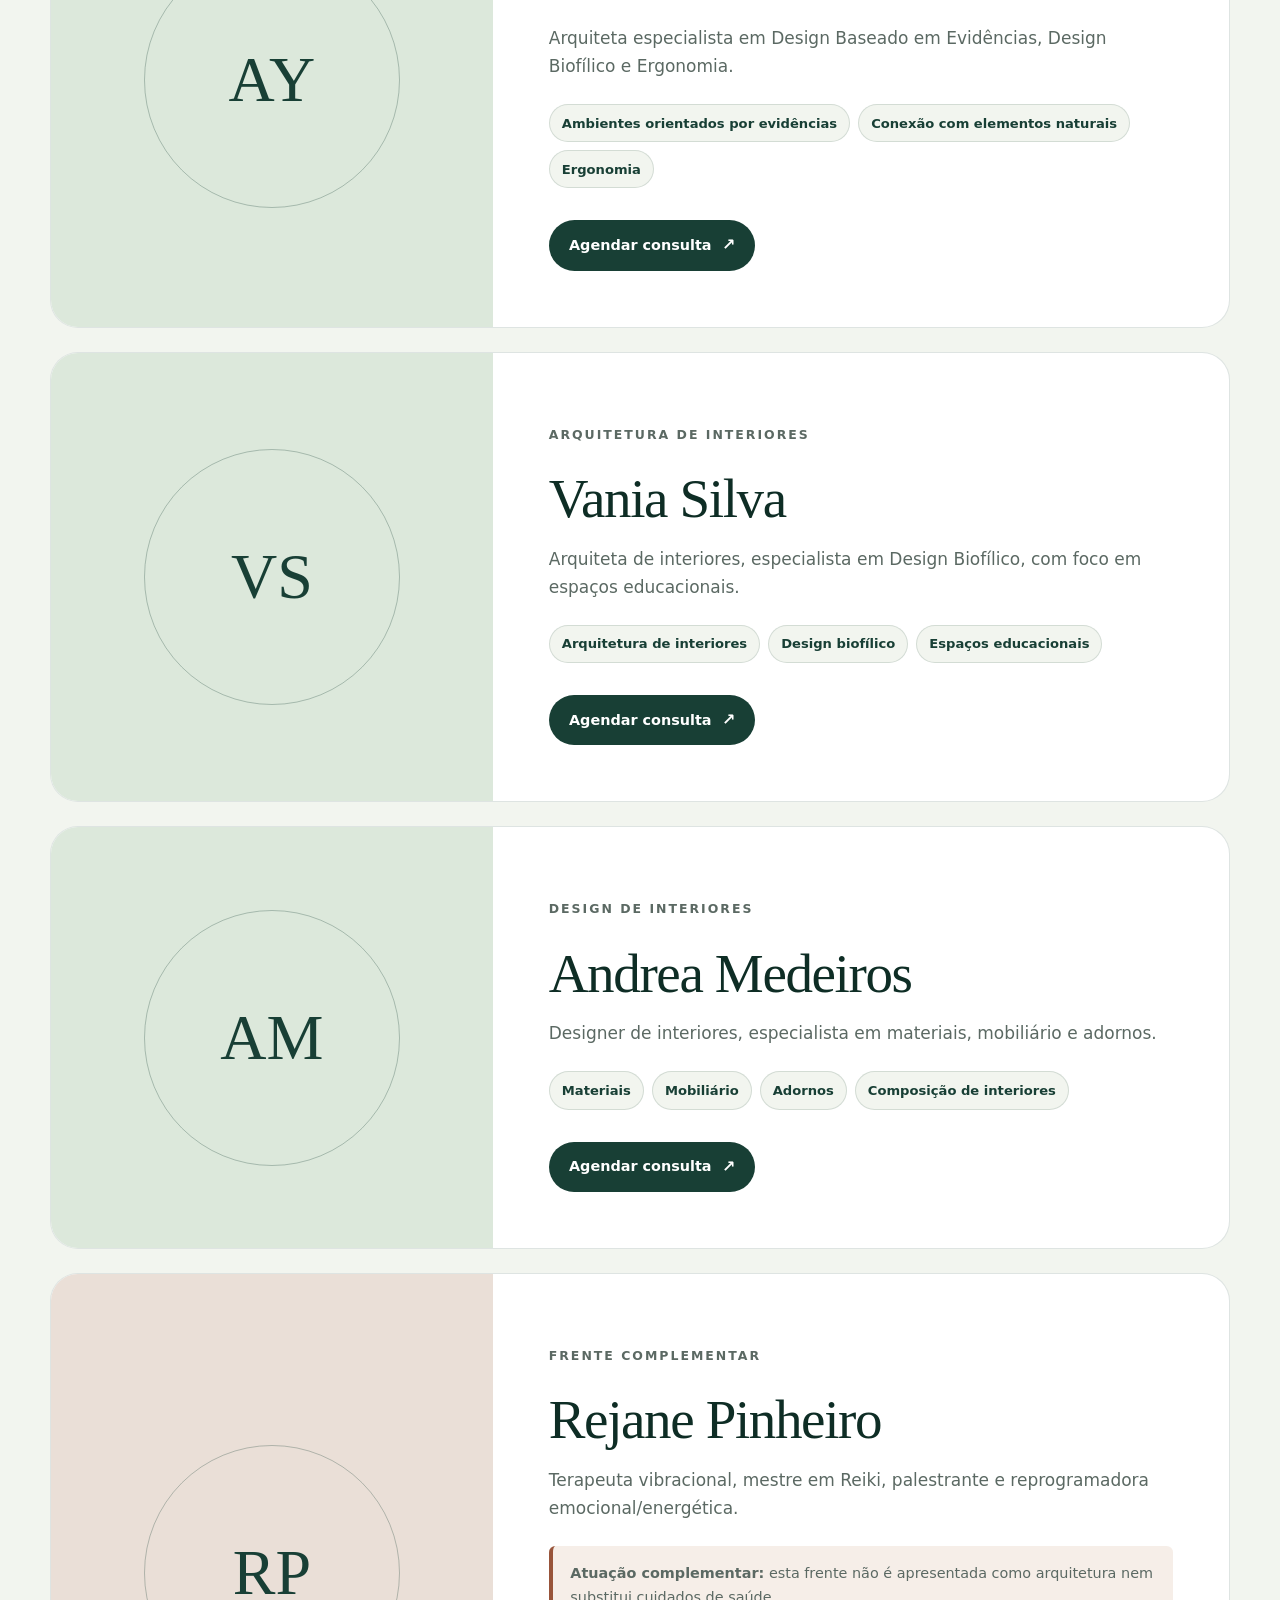
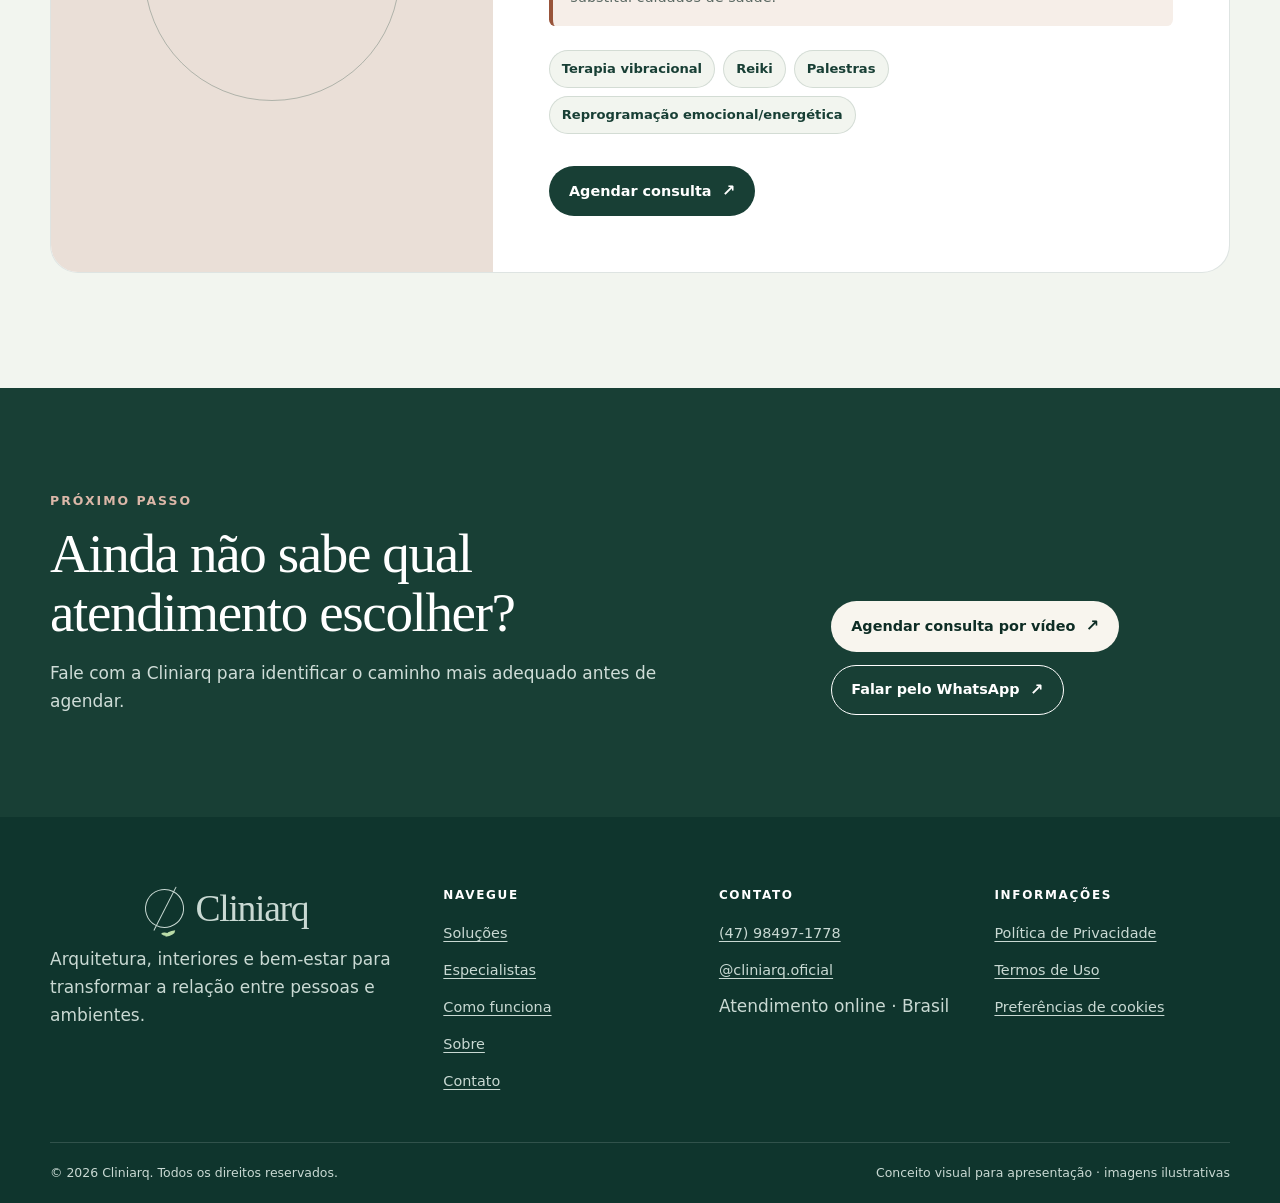
<file: solucoes/index.html>
<!DOCTYPE html><html lang="pt-BR"><head><meta charset="UTF-8"><meta name="viewport" content="width=device-width"><meta name="theme-color" content="#183f35"><meta name="description" content="Conheça as frentes de arquitetura, interiores e conhecimentos complementares da Cliniarq."><meta name="robots" content="noindex, nofollow"><link rel="canonical" href="https://cliniarq.com/solucoes/"><link rel="icon" type="image/png" href="/images/brand/cliniarq-logo.png"><meta property="og:type" content="website"><meta property="og:locale" content="pt_BR"><meta property="og:site_name" content="Cliniarq"><meta property="og:title" content="Soluções | Cliniarq"><meta property="og:description" content="Conheça as frentes de arquitetura, interiores e conhecimentos complementares da Cliniarq."><meta property="og:url" content="https://cliniarq.com/solucoes/"><meta name="twitter:card" content="summary"><title>Soluções | Cliniarq</title><script type="application/ld+json">{"@context":"https://schema.org","@type":"Organization","name":"Cliniarq","url":"https://cliniarq.com","logo":"https://cliniarq.com/images/brand/cliniarq-logo.png","telephone":"+55 47 98497-1778","sameAs":["https://www.instagram.com/cliniarq.oficial/"]}</script><script type="application/ld+json">{"@context":"https://schema.org","@type":"WebSite","name":"Cliniarq","url":"https://cliniarq.com","inLanguage":"pt-BR"}</script><link rel="stylesheet" href="/_astro/BaseLayout.BSYQLIQ5.css"></head><body><a class="skip-link" href="#conteudo">Pular para o conteúdo</a><div class="context-bar"><div class="container context-bar__inner"><span><strong>Atendimento online</strong>&nbsp; para todo o Brasil · consultas por vídeo</span></div></div><header class="site-header" data-header><div class="container site-header__inner"><a class="brand" href="/" aria-label="Cliniarq — página inicial"><span class="official-logo " aria-label="Cliniarq"><span class="official-logo__mark" aria-hidden="true"><i></i><b></b></span><span class="official-logo__text">Cliniarq</span></span></a><nav class="desktop-nav" aria-label="Navegação principal"><a href="/solucoes/" aria-current="page">Soluções</a><a href="/especialistas/">Especialistas</a><a href="/#como-funciona">Como funciona</a><a href="/sobre/">Sobre</a></nav><div class="site-header__actions"><a class="button button--secondary " href="https://nextgoagenda.com/cliniarq-agendamento" target="_blank" rel="noopener noreferrer" data-track="booking_click">Agendar consulta<span aria-hidden="true" class="button__arrow">↗</span></a><button class="menu-toggle" type="button" aria-expanded="false" aria-controls="mobile-menu" aria-label="Abrir menu" data-menu-toggle><span></span><span></span><span></span></button></div></div><div class="mobile-menu" id="mobile-menu" hidden data-mobile-menu><nav aria-label="Navegação móvel"><a href="/solucoes/">Soluções</a><a href="/especialistas/">Especialistas</a><a href="/#como-funciona">Como funciona</a><a href="/sobre/">Sobre</a><a href="/contato/">Contato</a><a class="button button--primary " href="https://nextgoagenda.com/cliniarq-agendamento" target="_blank" rel="noopener noreferrer" data-track="booking_click">Agendar consulta<span aria-hidden="true" class="button__arrow">↗</span></a></nav></div></header><script type="module">var e=document.querySelector(`[data-menu-toggle]`),t=document.querySelector(`[data-mobile-menu]`),n=n=>{e&&t&&(e.setAttribute(`aria-expanded`,String(n)),e.setAttribute(`aria-label`,n?`Fechar menu`:`Abrir menu`),t.hidden=!n,document.body.classList.toggle(`menu-open`,n),n&&t.querySelector(`a`)?.focus())};e?.addEventListener(`click`,()=>n(e.getAttribute(`aria-expanded`)!==`true`)),t?.querySelectorAll(`a`).forEach(e=>e.addEventListener(`click`,()=>n(!1))),document.addEventListener(`keydown`,t=>{t.key===`Escape`&&e?.getAttribute(`aria-expanded`)===`true`&&(n(!1),e.focus())}),document.addEventListener(`click`,r=>{e?.getAttribute(`aria-expanded`)===`true`&&!t?.contains(r.target)&&!e.contains(r.target)&&n(!1)});</script><main id="conteudo"><section class="internal-hero"><div class="container internal-hero__inner"><p class="eyebrow">Soluções</p><h1>Soluções para compreender e transformar ambientes.</h1><p class="internal-hero__lead">A arquitetura orienta a experiência, a função e as escolhas do espaço. Na Cliniarq, esse olhar se conecta a especialidades complementares conforme cada necessidade.</p><a class="button button--primary " href="https://nextgoagenda.com/cliniarq-agendamento" target="_blank" rel="noopener noreferrer" data-track="booking_click">Agendar consulta por vídeo<span aria-hidden="true" class="button__arrow">↗</span></a></div></section><section class="section"><div class="container"><div class="choice-note"><h2>Comece pela necessidade, não pelo nome do serviço.</h2><p>Observe o que precisa ser melhorado, quem utiliza o ambiente e qual resultado você espera. A descrição das profissionais ajuda a identificar o atendimento mais próximo da sua demanda.</p></div></div></section><section class="section section--sage"><div class="container solution-list"><article id="adriana-yoshimura" class="solution-panel"><div class="solution-panel__visual" aria-hidden="true"><span>AY</span></div><div class="solution-panel__body"><p class="eyebrow">Arquitetura</p><h2>Adriana Yoshimura</h2><p>Arquiteta especialista em Design Baseado em Evidências, Design Biofílico e Ergonomia.</p><ul class="tag-list"><li>Ambientes orientados por evidências</li><li>Conexão com elementos naturais</li><li>Ergonomia</li></ul><a class="button button--primary " href="https://nextgoagenda.com/cliniarq-agendamento" target="_blank" rel="noopener noreferrer" data-track="booking_click">Agendar consulta<span aria-hidden="true" class="button__arrow">↗</span></a></div></article><article id="vania-silva" class="solution-panel"><div class="solution-panel__visual" aria-hidden="true"><span>VS</span></div><div class="solution-panel__body"><p class="eyebrow">Arquitetura de interiores</p><h2>Vania Silva</h2><p>Arquiteta de interiores, especialista em Design Biofílico, com foco em espaços educacionais.</p><ul class="tag-list"><li>Arquitetura de interiores</li><li>Design biofílico</li><li>Espaços educacionais</li></ul><a class="button button--primary " href="https://nextgoagenda.com/cliniarq-agendamento" target="_blank" rel="noopener noreferrer" data-track="booking_click">Agendar consulta<span aria-hidden="true" class="button__arrow">↗</span></a></div></article><article id="andrea-medeiros" class="solution-panel"><div class="solution-panel__visual" aria-hidden="true"><span>AM</span></div><div class="solution-panel__body"><p class="eyebrow">Design de interiores</p><h2>Andrea Medeiros</h2><p>Designer de interiores, especialista em materiais, mobiliário e adornos.</p><ul class="tag-list"><li>Materiais</li><li>Mobiliário</li><li>Adornos</li><li>Composição de interiores</li></ul><a class="button button--primary " href="https://nextgoagenda.com/cliniarq-agendamento" target="_blank" rel="noopener noreferrer" data-track="booking_click">Agendar consulta<span aria-hidden="true" class="button__arrow">↗</span></a></div></article><article id="rejane-pinheiro" class="solution-panel solution-panel--complementary"><div class="solution-panel__visual" aria-hidden="true"><span>RP</span></div><div class="solution-panel__body"><p class="eyebrow">Frente complementar</p><h2>Rejane Pinheiro</h2><p>Terapeuta vibracional, mestre em Reiki, palestrante e reprogramadora emocional/energética.</p><p class="complementary-note"><strong>Atuação complementar:</strong> esta frente não é apresentada como arquitetura nem substitui cuidados de saúde.</p><ul class="tag-list"><li>Terapia vibracional</li><li>Reiki</li><li>Palestras</li><li>Reprogramação emocional/energética</li></ul><a class="button button--primary " href="https://nextgoagenda.com/cliniarq-agendamento" target="_blank" rel="noopener noreferrer" data-track="booking_click">Agendar consulta<span aria-hidden="true" class="button__arrow">↗</span></a></div></article></div></section><section class="cta-band"><div class="container cta-band__inner"><div><p class="eyebrow eyebrow--light">Próximo passo</p><h2>Ainda não sabe qual atendimento escolher?</h2><p>Fale com a Cliniarq para identificar o caminho mais adequado antes de agendar.</p></div><div class="button-row"><a class="button button--light " href="https://nextgoagenda.com/cliniarq-agendamento" target="_blank" rel="noopener noreferrer" data-track="booking_click">Agendar consulta por vídeo<span aria-hidden="true" class="button__arrow">↗</span></a><a class="button button--secondary " href="https://wa.me/5547984971778?text=Ol%C3%A1%2C%20vim%20pelo%20site%20da%20Cliniarq%20e%20gostaria%20de%20entender%20qual%20atendimento%20%C3%A9%20mais%20adequado%20para%20mim." target="_blank" rel="noopener noreferrer" data-track="whatsapp_click">Falar pelo WhatsApp<span aria-hidden="true" class="button__arrow">↗</span></a></div></div></section></main><footer class="site-footer"><div class="container site-footer__grid"><div class="site-footer__brand"><a class="brand brand--footer" href="/" aria-label="Cliniarq — página inicial"><span class="official-logo " aria-label="Cliniarq"><span class="official-logo__mark" aria-hidden="true"><i></i><b></b></span><span class="official-logo__text">Cliniarq</span></span></a><p>Arquitetura, interiores e bem-estar para transformar a relação entre pessoas e ambientes.</p></div><div><h2>Navegue</h2><ul><li><a href="/solucoes/">Soluções</a></li><li><a href="/especialistas/">Especialistas</a></li><li><a href="/#como-funciona">Como funciona</a></li><li><a href="/sobre/">Sobre</a></li><li><a href="/contato/">Contato</a></li></ul></div><div><h2>Contato</h2><ul><li><a href="https://wa.me/5547984971778?text=Ol%C3%A1%2C%20vim%20pelo%20site%20da%20Cliniarq%20e%20gostaria%20de%20entender%20qual%20atendimento%20%C3%A9%20mais%20adequado%20para%20mim." target="_blank" rel="noopener noreferrer" data-track="whatsapp_click">(47) 98497-1778</a></li><li><a href="https://www.instagram.com/cliniarq.oficial/" target="_blank" rel="noopener noreferrer" data-track="instagram_click">@cliniarq.oficial</a></li><li>Atendimento online · Brasil</li></ul></div><div><h2>Informações</h2><ul><li><a href="/politica-de-privacidade/">Política de Privacidade</a></li><li><a href="/termos-de-uso/">Termos de Uso</a></li><li><button class="footer-link" type="button" data-cookie-settings>Preferências de cookies</button></li></ul></div></div><div class="container site-footer__bottom"><span>© 2026 Cliniarq. Todos os direitos reservados.</span><span>Conceito visual para apresentação · imagens ilustrativas</span></div></footer><a class="floating-whatsapp" href="https://wa.me/5547984971778?text=Ol%C3%A1%2C%20vim%20pelo%20site%20da%20Cliniarq%20e%20gostaria%20de%20entender%20qual%20atendimento%20%C3%A9%20mais%20adequado%20para%20mim." target="_blank" rel="noopener noreferrer" aria-label="Falar com a Cliniarq pelo WhatsApp" data-track="whatsapp_click"><svg viewBox="0 0 24 24" aria-hidden="true"><path fill="currentColor" d="M12 2a9.7 9.7 0 0 0-8.3 14.8L2.3 22l5.3-1.4A9.7 9.7 0 1 0 12 2Zm0 17.6c-1.4 0-2.8-.4-4-1.1l-.3-.2-3.1.8.8-3-.2-.3a7.6 7.6 0 1 1 6.8 3.8Zm4.2-5.7c-.2-.1-1.4-.7-1.6-.8-.2-.1-.4-.1-.6.1l-.7.9c-.1.2-.3.2-.5.1a6.2 6.2 0 0 1-3-2.6c-.2-.3 0-.4.1-.5l.4-.5.2-.4c.1-.1 0-.3 0-.4l-.7-1.7c-.2-.4-.4-.4-.6-.4h-.5c-.2 0-.4.1-.7.3-.2.3-.9.9-.9 2.1s.9 2.5 1 2.7c.1.2 1.8 2.8 4.5 3.8.6.3 1.1.4 1.5.5.7.2 1.3.2 1.8.1.5-.1 1.4-.6 1.6-1.2.2-.6.2-1.1.1-1.2-.1-.1-.2-.2-.5-.3Z"></path></svg><span>WhatsApp</span></a><div class="cookie-banner" role="region" aria-label="Preferências de cookies" hidden data-cookie-banner><div class="cookie-banner__copy"><p class="eyebrow">Sua privacidade</p><h2>Cookies sob sua escolha</h2><p>Usamos armazenamento necessário para lembrar sua decisão. Analytics permanece desativado até você autorizar.</p></div><div class="cookie-banner__actions"><button class="button button--primary" type="button" data-consent="all">Aceitar opcionais</button><button class="button button--secondary" type="button" data-consent="necessary">Recusar opcionais</button><button class="text-button" type="button" data-consent="configure">Configurar</button></div></div><dialog class="cookie-dialog" data-cookie-dialog aria-labelledby="cookie-title"><form method="dialog"><div class="cookie-dialog__header"><div><p class="eyebrow">Privacidade</p><h2 id="cookie-title">Preferências de cookies</h2></div><button class="icon-button" value="cancel" aria-label="Fechar preferências">×</button></div><div class="cookie-option"><div><strong>Necessários</strong><p>Guardam somente sua escolha de consentimento no navegador.</p></div><span>Sempre ativos</span></div><label class="cookie-option" for="analytics-consent"><div><strong>Analytics opcional</strong><p>Ajuda a entender o uso do site. Nenhuma ferramenta está configurada nesta versão.</p></div><input id="analytics-consent" type="checkbox" data-analytics-toggle></label><div class="cookie-dialog__actions"><button class="button button--primary" value="save" data-save-consent>Salvar preferências</button><button class="button button--secondary" value="cancel">Cancelar</button></div></form></dialog><script type="module">var e=`cliniarq-consent-v1`,t=document.querySelector(`[data-cookie-banner]`),n=document.querySelector(`[data-cookie-dialog]`),r=document.querySelector(`[data-analytics-toggle]`),i=()=>{try{return JSON.parse(localStorage.getItem(e)||`null`)}catch{return null}},a=n=>{localStorage.setItem(e,JSON.stringify({version:1,necessary:!0,analytics:n,timestamp:new Date().toISOString()})),t&&(t.hidden=!0),document.documentElement.dataset.analyticsConsent=n?`granted`:`denied`},o=i();o?(document.documentElement.dataset.analyticsConsent=o.analytics?`granted`:`denied`,r&&(r.checked=!!o.analytics)):t&&(t.hidden=!1),document.querySelectorAll(`[data-consent]`).forEach(e=>e.addEventListener(`click`,()=>{let t=e.dataset.consent;t===`all`&&a(!0),t===`necessary`&&a(!1),t===`configure`&&n?.showModal()})),document.querySelectorAll(`[data-cookie-settings]`).forEach(e=>e.addEventListener(`click`,()=>{let e=i();r&&(r.checked=!!e?.analytics),n?.showModal()})),document.querySelector(`[data-save-consent]`)?.addEventListener(`click`,()=>a(!!r?.checked));</script></body></html>
</file>
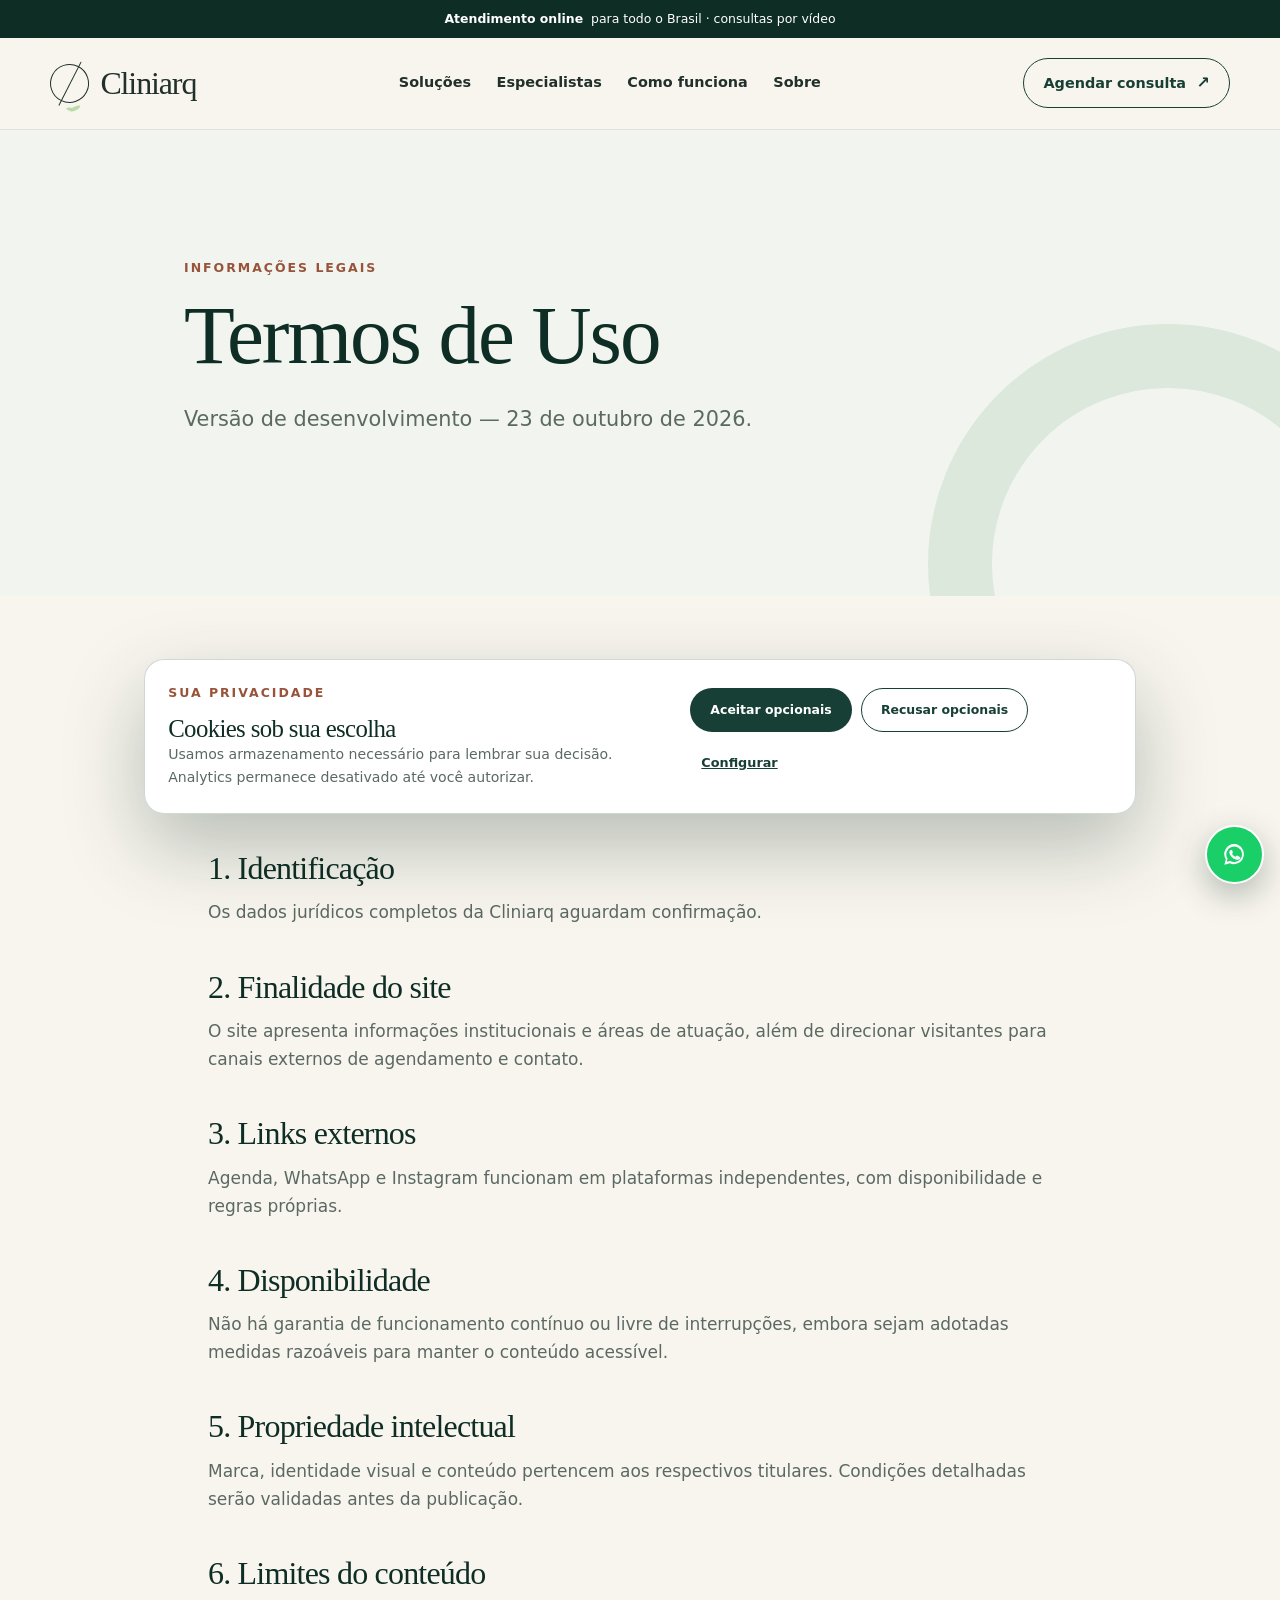
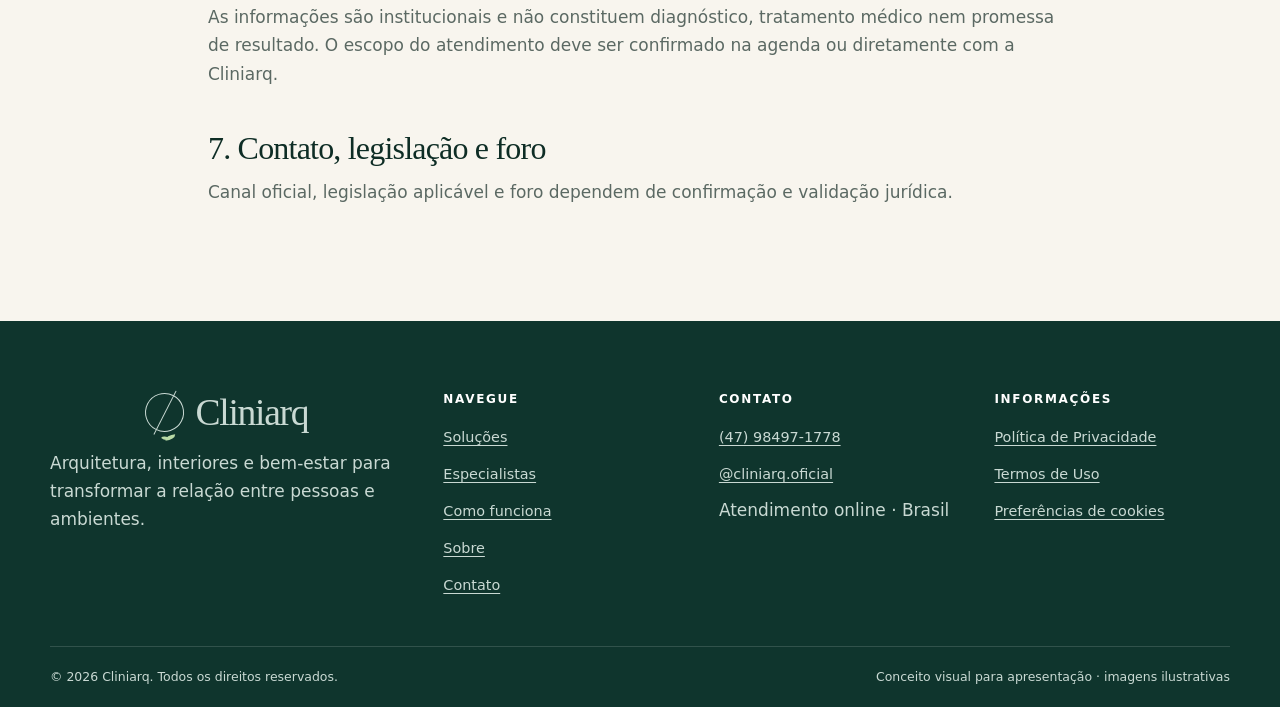
<file: termos-de-uso/index.html>
<!DOCTYPE html><html lang="pt-BR"><head><meta charset="UTF-8"><meta name="viewport" content="width=device-width"><meta name="theme-color" content="#183f35"><meta name="description" content="Termos aplicáveis ao uso do site institucional da Cliniarq."><meta name="robots" content="noindex, nofollow"><link rel="canonical" href="https://cliniarq.com/termos-de-uso/"><link rel="icon" type="image/png" href="/images/brand/cliniarq-logo.png"><meta property="og:type" content="website"><meta property="og:locale" content="pt_BR"><meta property="og:site_name" content="Cliniarq"><meta property="og:title" content="Termos de Uso | Cliniarq"><meta property="og:description" content="Termos aplicáveis ao uso do site institucional da Cliniarq."><meta property="og:url" content="https://cliniarq.com/termos-de-uso/"><meta name="twitter:card" content="summary"><title>Termos de Uso | Cliniarq</title><script type="application/ld+json">{"@context":"https://schema.org","@type":"Organization","name":"Cliniarq","url":"https://cliniarq.com","logo":"https://cliniarq.com/images/brand/cliniarq-logo.png","telephone":"+55 47 98497-1778","sameAs":["https://www.instagram.com/cliniarq.oficial/"]}</script><script type="application/ld+json">{"@context":"https://schema.org","@type":"WebSite","name":"Cliniarq","url":"https://cliniarq.com","inLanguage":"pt-BR"}</script><link rel="stylesheet" href="/_astro/BaseLayout.BSYQLIQ5.css"></head><body><a class="skip-link" href="#conteudo">Pular para o conteúdo</a><div class="context-bar"><div class="container context-bar__inner"><span><strong>Atendimento online</strong>&nbsp; para todo o Brasil · consultas por vídeo</span></div></div><header class="site-header" data-header><div class="container site-header__inner"><a class="brand" href="/" aria-label="Cliniarq — página inicial"><span class="official-logo " aria-label="Cliniarq"><span class="official-logo__mark" aria-hidden="true"><i></i><b></b></span><span class="official-logo__text">Cliniarq</span></span></a><nav class="desktop-nav" aria-label="Navegação principal"><a href="/solucoes/">Soluções</a><a href="/especialistas/">Especialistas</a><a href="/#como-funciona">Como funciona</a><a href="/sobre/">Sobre</a></nav><div class="site-header__actions"><a class="button button--secondary " href="https://nextgoagenda.com/cliniarq-agendamento" target="_blank" rel="noopener noreferrer" data-track="booking_click">Agendar consulta<span aria-hidden="true" class="button__arrow">↗</span></a><button class="menu-toggle" type="button" aria-expanded="false" aria-controls="mobile-menu" aria-label="Abrir menu" data-menu-toggle><span></span><span></span><span></span></button></div></div><div class="mobile-menu" id="mobile-menu" hidden data-mobile-menu><nav aria-label="Navegação móvel"><a href="/solucoes/">Soluções</a><a href="/especialistas/">Especialistas</a><a href="/#como-funciona">Como funciona</a><a href="/sobre/">Sobre</a><a href="/contato/">Contato</a><a class="button button--primary " href="https://nextgoagenda.com/cliniarq-agendamento" target="_blank" rel="noopener noreferrer" data-track="booking_click">Agendar consulta<span aria-hidden="true" class="button__arrow">↗</span></a></nav></div></header><script type="module">var e=document.querySelector(`[data-menu-toggle]`),t=document.querySelector(`[data-mobile-menu]`),n=n=>{e&&t&&(e.setAttribute(`aria-expanded`,String(n)),e.setAttribute(`aria-label`,n?`Fechar menu`:`Abrir menu`),t.hidden=!n,document.body.classList.toggle(`menu-open`,n),n&&t.querySelector(`a`)?.focus())};e?.addEventListener(`click`,()=>n(e.getAttribute(`aria-expanded`)!==`true`)),t?.querySelectorAll(`a`).forEach(e=>e.addEventListener(`click`,()=>n(!1))),document.addEventListener(`keydown`,t=>{t.key===`Escape`&&e?.getAttribute(`aria-expanded`)===`true`&&(n(!1),e.focus())}),document.addEventListener(`click`,r=>{e?.getAttribute(`aria-expanded`)===`true`&&!t?.contains(r.target)&&!e.contains(r.target)&&n(!1)});</script><main id="conteudo"><section class="internal-hero"><div class="container internal-hero__inner"><p class="eyebrow">Informações legais</p><h1>Termos de Uso</h1><p class="internal-hero__lead">Versão de desenvolvimento — 23 de outubro de 2026.</p></div></section><section class="section"><div class="container legal"><div class="legal-warning" role="alert">Conteúdo jurídico pendente de validação — não publicar esta versão. Faltam identificação jurídica, legislação aplicável e foro.</div><h2>1. Identificação</h2><p>Os dados jurídicos completos da Cliniarq aguardam confirmação.</p><h2>2. Finalidade do site</h2><p>O site apresenta informações institucionais e áreas de atuação, além de direcionar visitantes para canais externos de agendamento e contato.</p><h2>3. Links externos</h2><p>Agenda, WhatsApp e Instagram funcionam em plataformas independentes, com disponibilidade e regras próprias.</p><h2>4. Disponibilidade</h2><p>Não há garantia de funcionamento contínuo ou livre de interrupções, embora sejam adotadas medidas razoáveis para manter o conteúdo acessível.</p><h2>5. Propriedade intelectual</h2><p>Marca, identidade visual e conteúdo pertencem aos respectivos titulares. Condições detalhadas serão validadas antes da publicação.</p><h2>6. Limites do conteúdo</h2><p>As informações são institucionais e não constituem diagnóstico, tratamento médico nem promessa de resultado. O escopo do atendimento deve ser confirmado na agenda ou diretamente com a Cliniarq.</p><h2>7. Contato, legislação e foro</h2><p>Canal oficial, legislação aplicável e foro dependem de confirmação e validação jurídica.</p></div></section></main><footer class="site-footer"><div class="container site-footer__grid"><div class="site-footer__brand"><a class="brand brand--footer" href="/" aria-label="Cliniarq — página inicial"><span class="official-logo " aria-label="Cliniarq"><span class="official-logo__mark" aria-hidden="true"><i></i><b></b></span><span class="official-logo__text">Cliniarq</span></span></a><p>Arquitetura, interiores e bem-estar para transformar a relação entre pessoas e ambientes.</p></div><div><h2>Navegue</h2><ul><li><a href="/solucoes/">Soluções</a></li><li><a href="/especialistas/">Especialistas</a></li><li><a href="/#como-funciona">Como funciona</a></li><li><a href="/sobre/">Sobre</a></li><li><a href="/contato/">Contato</a></li></ul></div><div><h2>Contato</h2><ul><li><a href="https://wa.me/5547984971778?text=Ol%C3%A1%2C%20vim%20pelo%20site%20da%20Cliniarq%20e%20gostaria%20de%20entender%20qual%20atendimento%20%C3%A9%20mais%20adequado%20para%20mim." target="_blank" rel="noopener noreferrer" data-track="whatsapp_click">(47) 98497-1778</a></li><li><a href="https://www.instagram.com/cliniarq.oficial/" target="_blank" rel="noopener noreferrer" data-track="instagram_click">@cliniarq.oficial</a></li><li>Atendimento online · Brasil</li></ul></div><div><h2>Informações</h2><ul><li><a href="/politica-de-privacidade/">Política de Privacidade</a></li><li><a href="/termos-de-uso/">Termos de Uso</a></li><li><button class="footer-link" type="button" data-cookie-settings>Preferências de cookies</button></li></ul></div></div><div class="container site-footer__bottom"><span>© 2026 Cliniarq. Todos os direitos reservados.</span><span>Conceito visual para apresentação · imagens ilustrativas</span></div></footer><a class="floating-whatsapp" href="https://wa.me/5547984971778?text=Ol%C3%A1%2C%20vim%20pelo%20site%20da%20Cliniarq%20e%20gostaria%20de%20entender%20qual%20atendimento%20%C3%A9%20mais%20adequado%20para%20mim." target="_blank" rel="noopener noreferrer" aria-label="Falar com a Cliniarq pelo WhatsApp" data-track="whatsapp_click"><svg viewBox="0 0 24 24" aria-hidden="true"><path fill="currentColor" d="M12 2a9.7 9.7 0 0 0-8.3 14.8L2.3 22l5.3-1.4A9.7 9.7 0 1 0 12 2Zm0 17.6c-1.4 0-2.8-.4-4-1.1l-.3-.2-3.1.8.8-3-.2-.3a7.6 7.6 0 1 1 6.8 3.8Zm4.2-5.7c-.2-.1-1.4-.7-1.6-.8-.2-.1-.4-.1-.6.1l-.7.9c-.1.2-.3.2-.5.1a6.2 6.2 0 0 1-3-2.6c-.2-.3 0-.4.1-.5l.4-.5.2-.4c.1-.1 0-.3 0-.4l-.7-1.7c-.2-.4-.4-.4-.6-.4h-.5c-.2 0-.4.1-.7.3-.2.3-.9.9-.9 2.1s.9 2.5 1 2.7c.1.2 1.8 2.8 4.5 3.8.6.3 1.1.4 1.5.5.7.2 1.3.2 1.8.1.5-.1 1.4-.6 1.6-1.2.2-.6.2-1.1.1-1.2-.1-.1-.2-.2-.5-.3Z"></path></svg><span>WhatsApp</span></a><div class="cookie-banner" role="region" aria-label="Preferências de cookies" hidden data-cookie-banner><div class="cookie-banner__copy"><p class="eyebrow">Sua privacidade</p><h2>Cookies sob sua escolha</h2><p>Usamos armazenamento necessário para lembrar sua decisão. Analytics permanece desativado até você autorizar.</p></div><div class="cookie-banner__actions"><button class="button button--primary" type="button" data-consent="all">Aceitar opcionais</button><button class="button button--secondary" type="button" data-consent="necessary">Recusar opcionais</button><button class="text-button" type="button" data-consent="configure">Configurar</button></div></div><dialog class="cookie-dialog" data-cookie-dialog aria-labelledby="cookie-title"><form method="dialog"><div class="cookie-dialog__header"><div><p class="eyebrow">Privacidade</p><h2 id="cookie-title">Preferências de cookies</h2></div><button class="icon-button" value="cancel" aria-label="Fechar preferências">×</button></div><div class="cookie-option"><div><strong>Necessários</strong><p>Guardam somente sua escolha de consentimento no navegador.</p></div><span>Sempre ativos</span></div><label class="cookie-option" for="analytics-consent"><div><strong>Analytics opcional</strong><p>Ajuda a entender o uso do site. Nenhuma ferramenta está configurada nesta versão.</p></div><input id="analytics-consent" type="checkbox" data-analytics-toggle></label><div class="cookie-dialog__actions"><button class="button button--primary" value="save" data-save-consent>Salvar preferências</button><button class="button button--secondary" value="cancel">Cancelar</button></div></form></dialog><script type="module">var e=`cliniarq-consent-v1`,t=document.querySelector(`[data-cookie-banner]`),n=document.querySelector(`[data-cookie-dialog]`),r=document.querySelector(`[data-analytics-toggle]`),i=()=>{try{return JSON.parse(localStorage.getItem(e)||`null`)}catch{return null}},a=n=>{localStorage.setItem(e,JSON.stringify({version:1,necessary:!0,analytics:n,timestamp:new Date().toISOString()})),t&&(t.hidden=!0),document.documentElement.dataset.analyticsConsent=n?`granted`:`denied`},o=i();o?(document.documentElement.dataset.analyticsConsent=o.analytics?`granted`:`denied`,r&&(r.checked=!!o.analytics)):t&&(t.hidden=!1),document.querySelectorAll(`[data-consent]`).forEach(e=>e.addEventListener(`click`,()=>{let t=e.dataset.consent;t===`all`&&a(!0),t===`necessary`&&a(!1),t===`configure`&&n?.showModal()})),document.querySelectorAll(`[data-cookie-settings]`).forEach(e=>e.addEventListener(`click`,()=>{let e=i();r&&(r.checked=!!e?.analytics),n?.showModal()})),document.querySelector(`[data-save-consent]`)?.addEventListener(`click`,()=>a(!!r?.checked));</script></body></html>
</file>
<file: _astro/BaseLayout.BSYQLIQ5.css>
:root{--forest-950:#0e2d25;--forest-900:#183f35;--forest-700:#245a49;--leaf-500:#6f9f72;--sage-100:#dce8db;--mist-50:#f2f5ef;--cream-50:#f8f5ee;--clay-600:#98543a;--clay-500:#b96f50;--ink-900:#22302b;--muted-700:#5b6963;--white:#fff;--error:#a63d40;--focus:#0b63ce;--space-1:.25rem;--space-2:.5rem;--space-3:.75rem;--space-4:1rem;--space-6:1.5rem;--space-8:2rem;--space-12:3rem;--space-16:4rem;--space-24:6rem;--radius-sm:.75rem;--radius-md:1.25rem;--radius-lg:1.75rem;--shadow-soft:0 1.5rem 4rem #183f3524;--container:73.75rem}*,:before,:after{box-sizing:border-box}html{scroll-behavior:smooth;scroll-padding-top:8rem}body{min-width:20rem;color:var(--ink-900);background:var(--cream-50);margin:0;font-family:Manrope,Inter,ui-sans-serif,system-ui,-apple-system,BlinkMacSystemFont,Segoe UI,sans-serif;font-size:1.0625rem;line-height:1.65;overflow-x:hidden}body.menu-open{overflow:hidden}img,svg{max-width:100%;display:block}a{color:inherit;text-underline-offset:.2em}a:hover{text-decoration-thickness:.12em}button,input{font:inherit}button,a{-webkit-tap-highlight-color:transparent}:focus-visible{outline:.2rem solid var(--focus);outline-offset:.2rem}h1,h2,h3{color:var(--forest-950);letter-spacing:-.025em;text-wrap:balance;margin:0;font-family:DM Serif Display,Georgia,Times New Roman,serif;font-weight:400;line-height:1.08}h1{font-size:clamp(2.75rem,7vw,5.85rem)}h2{font-size:clamp(2.05rem,4.3vw,3.75rem)}h3{font-size:clamp(1.45rem,2.4vw,2rem)}p{margin:0}ul,ol{margin:0;padding:0}.container{width:min(calc(100% - 2rem), var(--container));margin-inline:auto}.section{padding-block:clamp(4.5rem,9vw,8rem)}.section--sage{background:var(--mist-50)}.section--forest{color:var(--white);background:var(--forest-900)}.section--forest h2,.section--forest h3{color:var(--white)}.section--forest .eyebrow{color:#dbb7a8}.skip-link{z-index:1000;color:var(--white);background:var(--focus);border-radius:.5rem;padding:.75rem 1rem;position:fixed;top:.5rem;left:.5rem;transform:translateY(-160%)}.skip-link:focus{transform:none}.eyebrow{color:var(--clay-600);letter-spacing:.16em;text-transform:uppercase;margin-bottom:.8rem;font-size:.78rem;font-weight:800}.eyebrow--light{color:#dbb7a8}.section-heading{max-width:49rem;margin-bottom:clamp(2.5rem,5vw,4.5rem)}.section-heading--center{text-align:center;margin-inline:auto}.section-heading__text{max-width:44rem;color:var(--muted-700);margin-top:1.25rem;font-size:clamp(1.05rem,1.6vw,1.25rem)}.section-heading--center .section-heading__text{margin-inline:auto}.button-row{flex-wrap:wrap;align-items:center;gap:.8rem;display:flex}.button{border:1px solid #0000;border-radius:999px;justify-content:center;align-items:center;gap:.65rem;min-height:3.15rem;padding:.75rem 1.2rem;font-size:.9rem;font-weight:800;line-height:1.15;text-decoration:none;transition:transform .2s,background-color .2s,color .2s,border-color .2s;display:inline-flex}.button:hover{text-decoration:none;transform:translateY(-2px)}.button--primary{color:var(--white);background:var(--forest-900)}.button--primary:hover{background:var(--forest-700)}.button--secondary{color:var(--forest-900);background:0 0;border-color:currentColor}.button--secondary:hover{background:#245a4914}.button--light{color:var(--forest-950);background:var(--cream-50)}.button__arrow{font-size:1rem;transition:transform .2s}.button:hover .button__arrow{transform:translate(.15rem,-.15rem)}.context-bar{color:var(--white);background:var(--forest-950);font-size:.78rem}.context-bar__inner{text-align:center;justify-content:center;align-items:center;gap:1rem;min-height:2.35rem;display:flex}.context-bar a{color:#d7ecdc;white-space:nowrap;font-weight:800}.site-header{z-index:50;backdrop-filter:blur(16px);background:#f8f5eef2;border-bottom:1px solid #183f351a;position:sticky;top:0}.site-header__inner{justify-content:space-between;align-items:center;gap:1rem;min-height:5.7rem;display:flex}.brand{place-items:center;width:5.2rem;height:4.5rem;display:grid;overflow:hidden}.brand .official-logo{width:6.1rem;max-width:none}.desktop-nav{align-items:center;gap:clamp(1rem,2vw,2rem);display:none}.desktop-nav a{font-size:.9rem;font-weight:700;text-decoration:none;position:relative}.desktop-nav a:after{content:"";background:var(--clay-600);transform-origin:100%;height:2px;transition:transform .2s;position:absolute;bottom:-.45rem;left:0;right:0;transform:scaleX(0)}.desktop-nav a:hover:after,.desktop-nav a[aria-current=page]:after{transform-origin:0;transform:scaleX(1)}.site-header__actions{align-items:center;gap:.6rem;display:flex}.site-header__actions>.button{display:none}.menu-toggle{width:3rem;height:3rem;color:var(--forest-900);cursor:pointer;background:0 0;border:1px solid #183f3540;border-radius:50%;place-content:center;gap:.28rem;display:grid}.menu-toggle span{background:currentColor;width:1.2rem;height:2px;transition:transform .2s,opacity .2s}.menu-toggle[aria-expanded=true] span:first-child{transform:translateY(.38rem)rotate(45deg)}.menu-toggle[aria-expanded=true] span:nth-child(2){opacity:0}.menu-toggle[aria-expanded=true] span:nth-child(3){transform:translateY(-.38rem)rotate(-45deg)}.mobile-menu{background:var(--cream-50);box-shadow:var(--shadow-soft);border-top:1px solid #183f351a;padding:1.2rem 1rem 2rem;position:absolute;left:0;right:0}.mobile-menu[hidden]{display:none}.mobile-menu nav{gap:.35rem;display:grid}.mobile-menu nav>a:not(.button){border-bottom:1px solid #183f351f;min-height:3.15rem;padding:.75rem;font-family:Georgia,serif;font-size:1.35rem;text-decoration:none}.hero{isolation:isolate;position:relative;overflow:hidden}.hero:before{z-index:-1;content:"";background:var(--sage-100);opacity:.8;border-radius:38% 62% 65% 35%/38% 43% 57% 62%;width:30rem;height:30rem;position:absolute;top:-10rem;right:-12rem}.hero__grid{align-items:center;gap:3rem;padding-block:clamp(3.5rem,8vw,7.5rem);display:grid}.hero__copy{max-width:45rem}.hero__copy h1{max-width:14ch}.hero__lead{max-width:41rem;color:var(--muted-700);margin-block:1.5rem 2rem;font-size:clamp(1.1rem,1.8vw,1.35rem)}.hero__microcopy{color:var(--muted-700);margin-top:1rem;font-size:.85rem}.hero-art{min-height:28rem;box-shadow:var(--shadow-soft);background:#d8d6ca;border-radius:11rem 11rem 1.5rem 1.5rem;position:relative;overflow:hidden}.hero-art:before{content:"";background:linear-gradient(145deg,#ffffffbf,#0000 38%),linear-gradient(#0000 55%,#0e2d251f);position:absolute;inset:0}.hero-art__window{background:linear-gradient(135deg,#a5c5c1,#d9e9dd 58%,#8cad8a);border:.9rem solid #f4f0e7;width:47%;height:52%;position:absolute;top:12%;left:12%;box-shadow:inset 0 0 0 1px #183f351a}.hero-art__window:before,.hero-art__window:after{content:"";background:#f4f0e7;position:absolute}.hero-art__window:before{height:.55rem;top:50%;left:0;right:0}.hero-art__window:after{width:.55rem;top:0;bottom:0;left:50%}.hero-art__table{background:#7a4937;border-radius:50%;width:56%;height:1rem;position:absolute;bottom:13%;right:9%;transform:rotate(-3deg);box-shadow:0 1rem 0 -.35rem #573c30}.hero-art__chair{background:var(--clay-500);border-radius:44% 44% 10% 10%;width:35%;height:38%;position:absolute;bottom:8%;left:10%;transform:rotate(2deg)}.hero-art__plant{width:28%;height:55%;position:absolute;bottom:18%;right:8%}.hero-art__plant:before{content:"";background:var(--forest-700);width:.55rem;height:55%;position:absolute;bottom:22%;right:40%;transform:rotate(5deg)}.hero-art__plant i{background:var(--leaf-500);transform-origin:100% 100%;border-radius:100% 0;width:48%;height:22%;position:absolute}.hero-art__plant i:first-child{top:18%;right:45%;transform:rotate(20deg)}.hero-art__plant i:nth-child(2){top:32%;right:10%;transform:scaleX(-1)rotate(15deg)}.hero-art__plant i:nth-child(3){top:44%;right:45%;transform:rotate(5deg)}.hero-art__plant:after{content:"";background:var(--forest-900);border-radius:8% 8% 40% 40%;width:63%;height:25%;position:absolute;bottom:0;right:19%}.hero-art__note{z-index:2;color:var(--forest-950);background:#f8f5eee6;border-radius:999px;padding:.35rem .65rem;font-size:.7rem;font-weight:800;position:absolute;bottom:1rem;right:1rem}.situation-grid{gap:1rem;display:grid}.situation-card{border-radius:var(--radius-md);background:var(--cream-50);border:1px solid #183f351f;min-height:15rem;padding:1.6rem;transition:transform .2s,box-shadow .2s;position:relative;overflow:hidden}.situation-card:hover{box-shadow:var(--shadow-soft);transform:translateY(-.25rem)}.situation-card__number{width:2.6rem;height:2.6rem;color:var(--forest-900);background:var(--sage-100);border-radius:50%;place-items:center;margin-bottom:2.5rem;font-family:Georgia,serif;display:grid}.situation-card h3{margin-bottom:.7rem}.situation-card p{color:var(--muted-700)}.approach{align-items:center;gap:3rem;display:grid}.approach__visual{background:var(--forest-900);border-radius:10rem 10rem var(--radius-lg) var(--radius-lg);min-height:28rem;position:relative}.approach__visual:before{content:"";border:1px solid #ffffff40;border-radius:9rem 9rem 1rem 1rem;position:absolute;inset:11% 12%}.approach__visual:after{content:"";width:48%;height:48%;box-shadow:-4rem 5rem 0 -1rem var(--leaf-500), 3rem 8rem 0 -2rem var(--clay-500);border:1px solid #ffffff73;border-radius:50%;position:absolute;top:24%;right:22%}.approach__copy>p:not(.eyebrow){max-width:37rem;color:var(--muted-700);margin-top:1.25rem;font-size:1.15rem}.check-list{gap:.85rem;margin-top:2rem;list-style:none;display:grid}.check-list li{padding-left:2rem;position:relative}.check-list li:before{content:"✓";width:1.35rem;height:1.35rem;color:var(--white);background:var(--forest-700);border-radius:50%;place-items:center;font-size:.75rem;display:grid;position:absolute;top:.15rem;left:0}.professionals-grid{gap:1.25rem;display:grid}.professional-card{border-radius:var(--radius-md);background:var(--white);border:1px solid #183f351f;min-height:100%;display:grid;overflow:hidden}.professional-card__portrait{min-height:15rem;color:var(--forest-900);background:linear-gradient(145deg, var(--sage-100), #eef0e6);place-items:center;display:grid;position:relative;overflow:hidden}.professional-card__portrait span{z-index:2;font-family:Georgia,serif;font-size:3.2rem;position:relative}.professional-card__portrait i{background:#6f9f7259;border-radius:50% 50% 12% 12%;width:11rem;height:15rem;position:absolute;transform:translateY(3rem)}.professional-card--complementary .professional-card__portrait{background:linear-gradient(145deg,#eadfd7,#f4ebe3)}.professional-card__body{flex-direction:column;align-items:flex-start;padding:1.5rem;display:flex}.professional-card__category{color:var(--clay-600);letter-spacing:.12em;text-transform:uppercase;margin-bottom:.55rem;font-size:.72rem;font-weight:800}.professional-card__body h3{margin-bottom:.7rem}.professional-card__body>p:not(.professional-card__category){color:var(--muted-700);margin-bottom:1.4rem}.professional-card__body>a{color:var(--forest-900);margin-top:auto;font-size:.9rem;font-weight:800}.process-list{counter-reset:process;gap:1rem;list-style:none;display:grid}.process-list li{border-radius:var(--radius-md);counter-increment:process;border:1px solid #ffffff2e;padding:5.5rem 1.7rem 1.7rem;position:relative}.process-list li:before{content:"0" counter(process);color:#b9d5bf;font-family:Georgia,serif;font-size:2rem;position:absolute;top:1.5rem;left:1.7rem}.process-list h3{margin-bottom:.7rem}.process-list p{color:#cfddd8}.faq-list{border-top:1px solid #183f3533;max-width:54rem;margin-inline:auto;display:grid}.faq-list details{border-bottom:1px solid #183f3533}.faq-list summary{min-height:4.75rem;color:var(--forest-950);cursor:pointer;justify-content:space-between;align-items:center;gap:1rem;padding-block:1rem;font-family:Georgia,serif;font-size:1.25rem;list-style:none;display:flex}.faq-list summary::-webkit-details-marker{display:none}.faq-list summary:after{content:"+";border:1px solid #183f354d;border-radius:50%;flex:none;place-items:center;width:2rem;height:2rem;font-family:system-ui,sans-serif;display:grid}.faq-list details[open] summary:after{content:"−"}.faq-list details p{max-width:45rem;color:var(--muted-700);padding:0 3rem 1.5rem 0}.internal-hero{background:var(--mist-50);position:relative;overflow:hidden}.internal-hero:after{content:"";border:4rem solid var(--sage-100);border-radius:50%;width:30rem;height:30rem;position:absolute;bottom:-13rem;right:-8rem}.internal-hero__inner{z-index:1;max-width:57rem;padding-block:clamp(4.5rem,10vw,8rem);position:relative}.internal-hero h1{font-size:clamp(2.8rem,6.5vw,5.4rem)}.internal-hero__lead{max-width:45rem;color:var(--muted-700);margin-block:1.3rem 2rem;font-size:clamp(1.1rem,1.8vw,1.3rem)}.choice-note{background:var(--forest-900);border-radius:var(--radius-lg);gap:1.5rem;padding:clamp(1.8rem,4vw,3.2rem);display:grid}.choice-note h2,.choice-note p{color:var(--white)}.choice-note p{color:#cbdad5}.solution-list{gap:1.5rem;display:grid}.solution-panel{border-radius:var(--radius-lg);background:var(--white);border:1px solid #183f3524;scroll-margin-top:9rem;display:grid;overflow:hidden}.solution-panel__visual{min-height:19rem;color:var(--forest-900);background:var(--sage-100);place-items:center;display:grid;position:relative;overflow:hidden}.solution-panel__visual:before{content:"";border:1px solid #183f3547;border-radius:50%;width:16rem;height:16rem;position:absolute}.solution-panel__visual span{z-index:1;font-family:Georgia,serif;font-size:4rem;position:relative}.solution-panel__body{padding:clamp(1.6rem,5vw,3.5rem)}.solution-panel__body>p{max-width:47rem;color:var(--muted-700);margin-block:1rem 1.5rem}.tag-list{flex-wrap:wrap;gap:.5rem;margin-bottom:2rem;list-style:none;display:flex}.tag-list li{color:var(--forest-900);background:var(--mist-50);border:1px solid #183f3524;border-radius:999px;padding:.45rem .75rem;font-size:.82rem;font-weight:700}.solution-panel--complementary .solution-panel__visual{background:#eadfd7}.complementary-note{color:#68402f;border-left:.25rem solid var(--clay-600);background:#f6eee8;border-radius:.4rem;margin-bottom:1.25rem;padding:1rem 1.1rem;font-size:.9rem}.editorial-grid{gap:1.25rem;display:grid}.editorial-card{border-radius:var(--radius-md);background:var(--white);border:1px solid #183f3521;padding:clamp(1.5rem,4vw,2.5rem)}.editorial-card h2,.editorial-card h3{margin-bottom:.8rem}.editorial-card p{color:var(--muted-700)}.editorial-card--accent{color:var(--white);background:var(--forest-900)}.editorial-card--accent h2,.editorial-card--accent h3{color:var(--white)}.editorial-card--accent p{color:#cfddd8}.contact-grid{gap:1.25rem;display:grid}.contact-card{border-radius:var(--radius-lg);background:var(--white);border:1px solid #183f3524;flex-direction:column;align-items:flex-start;min-height:23rem;padding:clamp(1.7rem,4vw,3rem);display:flex}.contact-card--primary{color:var(--white);background:var(--forest-900)}.contact-card--primary h2{color:var(--white)}.contact-card h2{margin-bottom:1rem}.contact-card>p{color:var(--muted-700);margin-bottom:2rem}.contact-card--primary>p{color:#cfddd8}.contact-card .button{margin-top:auto}.legal{max-width:54rem}.legal-warning{color:#6c342f;border-radius:var(--radius-sm);background:#f8e9e7;border:1px solid #dca7a4;margin-bottom:2.5rem;padding:1.2rem 1.4rem;font-weight:700}.legal h2{margin-block:2.7rem .8rem;font-size:2rem}.legal p,.legal li{color:var(--muted-700)}.legal ul{padding-left:1.4rem}.error-page{text-align:center;place-items:center;min-height:65vh;display:grid}.error-page__inner{max-width:44rem}.error-page__code{color:var(--sage-100);font-family:Georgia,serif;font-size:clamp(7rem,25vw,15rem);line-height:.7}.error-page h1{margin-top:-1rem;font-size:clamp(2.5rem,6vw,4.5rem)}.error-page p{color:var(--muted-700);margin-block:1.3rem 2rem}.cta-band{color:var(--white);background:var(--forest-900);padding-block:clamp(4rem,8vw,7rem)}.cta-band__inner{align-items:end;gap:2.5rem;display:grid}.cta-band h2{max-width:18ch;color:var(--white)}.cta-band p:not(.eyebrow){color:#cfddd8;max-width:42rem;margin-top:1rem}.cta-band .button--secondary{color:var(--white)}.site-footer{color:#c9d9d3;background:var(--forest-950);padding-top:4.5rem}.site-footer__grid{gap:2.5rem;display:grid}.site-footer__brand{max-width:25rem}.brand--footer{background:var(--cream-50);border-radius:.8rem;width:6.2rem;height:5.4rem;margin-bottom:1rem}.brand--footer .official-logo{width:7rem}.site-footer h2{color:var(--white);letter-spacing:.14em;text-transform:uppercase;margin-bottom:1rem;font-family:inherit;font-size:.75rem;font-weight:800}.site-footer ul{gap:.55rem;list-style:none;display:grid}.site-footer a,.footer-link{color:inherit;text-align:left;cursor:pointer;background:0 0;border:0;font-size:.9rem}.footer-link{text-underline-offset:.2em;padding:0;text-decoration:underline}.site-footer__bottom{border-top:1px solid #ffffff24;flex-wrap:wrap;justify-content:space-between;gap:1rem;margin-top:3rem;padding-block:1.25rem;font-size:.78rem;display:flex}.floating-whatsapp{right:max(1rem, env(safe-area-inset-right));bottom:max(1rem, env(safe-area-inset-bottom));z-index:40;min-width:3.25rem;min-height:3.25rem;color:var(--white);border:2px solid var(--white);background:#176e50;border-radius:999px;justify-content:center;align-items:center;gap:.5rem;padding:.65rem .85rem;font-size:.78rem;font-weight:800;text-decoration:none;display:flex;position:fixed;box-shadow:0 .7rem 2rem #0e2d254d}.floating-whatsapp svg{width:1.55rem}.cookie-banner{z-index:90;background:var(--white);border-radius:var(--radius-md);border:1px solid #183f3533;gap:1rem;max-width:62rem;max-height:calc(100dvh - 7rem);margin-inline:auto;padding:1.2rem;display:grid;position:fixed;bottom:5.4rem;left:1rem;right:1rem;overflow:auto;box-shadow:0 2rem 5rem #0e2d2547}.cookie-banner[hidden]{display:none}.cookie-banner h2{font-size:1.55rem}.cookie-banner__copy>p:last-child{color:var(--muted-700);font-size:.88rem}.cookie-banner__actions{flex-wrap:wrap;align-items:center;gap:.55rem;display:flex}.cookie-banner .button{cursor:pointer;min-height:2.75rem;font-size:.78rem}.text-button{min-height:2.75rem;color:var(--forest-900);cursor:pointer;background:0 0;border:0;padding:.45rem .7rem;font-size:.8rem;font-weight:800;text-decoration:underline}.cookie-dialog{width:min(100% - 2rem,41rem);max-height:calc(100dvh - 2rem);color:var(--ink-900);background:var(--cream-50);border-radius:var(--radius-md);box-shadow:var(--shadow-soft);border:0;padding:0;overflow:auto}.cookie-dialog::backdrop{background:#0e2d25ad}.cookie-dialog form{padding:clamp(1.25rem,5vw,2.25rem)}.cookie-dialog__header{justify-content:space-between;align-items:flex-start;gap:1rem;margin-bottom:1.5rem;display:flex}.cookie-dialog h2{font-size:2rem}.icon-button{cursor:pointer;background:0 0;border:1px solid #183f3540;border-radius:50%;flex:none;place-items:center;width:2.75rem;height:2.75rem;display:grid}.cookie-option{border-top:1px solid #183f3529;justify-content:space-between;align-items:center;gap:1rem;min-height:6rem;padding-block:1rem;display:flex}.cookie-option p{color:var(--muted-700);margin-top:.25rem;font-size:.85rem}.cookie-option>span{color:var(--forest-700);white-space:nowrap;font-size:.75rem;font-weight:800}.cookie-option input{width:1.5rem;height:1.5rem;accent-color:var(--forest-700)}.cookie-dialog__actions{flex-wrap:wrap;gap:.7rem;margin-top:1.5rem;display:flex}@media (width>=44rem){.container{width:min(calc(100% - 3rem), var(--container))}.situation-grid,.professionals-grid,.editorial-grid,.contact-grid{grid-template-columns:repeat(2,minmax(0,1fr))}.process-list{grid-template-columns:repeat(3,minmax(0,1fr))}.choice-note{grid-template-columns:.9fr 1.1fr;align-items:end}.solution-panel{grid-template-columns:minmax(15rem,.75fr) minmax(0,1.25fr)}.professional-card--compact{grid-template-columns:9rem 1fr}.professional-card--compact .professional-card__portrait{min-height:100%}.cookie-banner{grid-template-columns:1.2fr 1fr;align-items:center;padding:1.45rem}}@media (width>=62rem){.desktop-nav{display:flex}.site-header__actions>.button{display:inline-flex}.menu-toggle{display:none}.hero__grid{grid-template-columns:minmax(0,1.1fr) minmax(22rem,.9fr)}.hero-art{min-height:38rem}.situation-grid,.professionals-grid{grid-template-columns:repeat(4,minmax(0,1fr))}.approach{grid-template-columns:minmax(21rem,.8fr) minmax(0,1.2fr);gap:7rem}.cta-band__inner{grid-template-columns:1.3fr .7fr}.site-footer__grid{grid-template-columns:1.5fr repeat(3,1fr)}}@media (width<=27rem){.context-bar span{display:none}.button-row{flex-direction:column;align-items:stretch}.button-row .button{width:100%}.floating-whatsapp span{clip:rect(0, 0, 0, 0);width:1px;height:1px;position:absolute;overflow:hidden}.cookie-banner__actions{flex-direction:column;align-items:stretch}.cookie-banner__actions>*{width:100%}}@media (prefers-reduced-motion:reduce){html{scroll-behavior:auto}*,:before,:after{scroll-behavior:auto!important;transition-duration:.01ms!important;animation-duration:.01ms!important;animation-iteration-count:1!important}}.official-logo{color:currentColor;align-items:center;gap:.7rem;display:inline-flex}.official-logo__text{letter-spacing:-.035em;font-family:DM Serif Display,Georgia,serif;font-size:2rem;font-weight:400;line-height:1}.official-logo__mark{border:1.5px solid;border-radius:50%;flex:none;width:2.45rem;height:2.45rem;position:relative;transform:rotate(27deg)}.official-logo__mark:after{content:"";background:currentColor;width:1px;position:absolute;top:-.35rem;bottom:-.35rem;left:50%;transform:translate(-50%)}.official-logo__mark i,.official-logo__mark b{background:#b9dba7;border-radius:100% 0;width:.65rem;height:.38rem;position:absolute;bottom:-.22rem;right:-.18rem;transform:rotate(-30deg)}.official-logo__mark b{bottom:-.43rem;right:.05rem;transform:rotate(8deg)scale(.75)}.brand{width:auto;height:auto;text-decoration:none;overflow:visible}.brand .official-logo,.brand--footer .official-logo{width:auto;max-width:none}.is-home .context-bar{z-index:60;background:#143f35;position:relative}.is-home .context-bar__inner{min-height:3.1rem}.is-home .site-header{color:#fff;backdrop-filter:none;background:0 0;border-bottom:1px solid #ffffff40;position:absolute;top:3.1rem;left:0;right:0}.is-home .site-header__inner{min-height:7.2rem}.is-home .desktop-nav{display:none}.is-home .site-header .button--secondary{color:#fff;border-color:#ffffffb8;padding-inline:1.65rem}.is-home .menu-toggle{color:#fff;border-color:#ffffff8c}.is-home .mobile-menu{color:var(--forest-950)}.section-pad{padding-block:clamp(5rem,8vw,8.5rem)}.model-kicker{color:#1b594d;letter-spacing:.18em;text-transform:uppercase;align-items:center;gap:.75rem;margin-bottom:2rem;font-size:.79rem;font-weight:800;display:flex}.model-kicker:before{content:"";background:#c77450;width:2.35rem;height:2px}.model-kicker--light{color:#d7e8d5}.model-lead{color:#45534f;font-size:clamp(1rem,1.5vw,1.17rem)}.model-hero{isolation:isolate;color:#fff;background:#133d33 url(/images/site/hero-living-room.jpg) 50%/cover no-repeat;align-items:flex-end;min-height:min(70rem,100vh - 3.1rem);display:flex;position:relative}.model-hero__shade{z-index:-1;background:linear-gradient(90deg,#072d24f2 0%,#072d24c2 46%,#072d2442 100%),linear-gradient(#0000 40%,#072d2494);position:absolute;inset:0}.model-hero__content{padding-top:14rem;padding-bottom:clamp(4rem,7vh,6.5rem)}.model-hero h1{color:#fff;max-width:10ch;font-size:clamp(4rem,7.2vw,7.6rem);line-height:.92}.model-hero h1 em{color:#c9dfbf;font-weight:400}.model-hero__lead{color:#ffffffe0;max-width:55rem;margin-block:2.2rem 2rem;font-size:clamp(1.05rem,1.65vw,1.38rem);line-height:1.65}.model-actions{flex-wrap:wrap;gap:1rem;display:flex}.model-button{border:1px solid #0000;border-radius:999px;justify-content:center;align-items:center;gap:1.4rem;min-height:4.45rem;padding:1rem 2rem;font-size:.94rem;font-weight:800;line-height:1.2;text-decoration:none;transition:transform .2s,background .2s;display:inline-flex}.model-button:hover{text-decoration:none;transform:translateY(-2px)}.model-button--clay{color:#fff;background:#9c4d30}.model-button--clay:hover{background:#843e26}.model-button--outline{color:#fff;background:#ffffff08;border-color:#ffffff8c}.team-strip{align-items:center;gap:1.5rem;margin-top:clamp(3.5rem,8vh,6.5rem);display:flex}.team-strip__faces{display:flex}.team-strip__faces img{object-fit:cover;background:#cfe4ce;border:3px solid #174a3d;border-radius:50%;width:3.35rem;height:3.35rem}.team-strip__faces img+img{margin-left:-.65rem}.team-strip p{color:#ffffffb8;font-size:.91rem;display:grid}.team-strip strong{color:#fff;font-size:1rem}.model-intro{background:#f8f5ee}.model-intro__grid{gap:2.4rem;display:grid}.model-intro__grid>h2,.section-title-row h2,.process-heading h2,.model-cta h2{max-width:12ch;font-size:clamp(2.8rem,5vw,5.4rem)}.model-intro__copy{max-width:38rem}.benefit-list{gap:1.4rem;margin-top:2.2rem;list-style:none;display:grid}.benefit-list li{grid-template-columns:2rem 1fr;gap:.85rem;display:grid}.benefit-list li>span{color:#fff;background:#245d4e;border-radius:50%;place-items:center;width:1.55rem;height:1.55rem;font-size:.75rem;display:grid}.benefit-list strong{color:#173f35}.benefit-list p{color:#58645f;font-size:.92rem}.feature-photo{border-radius:1.4rem;margin-top:clamp(4rem,8vw,7rem);position:relative;overflow:hidden}.feature-photo>img{object-fit:cover;width:100%;height:clamp(28rem,55vw,44rem)}.feature-photo__card{background:#f8f5eef5;padding:clamp(1.6rem,4vw,3rem)}.feature-photo__card h3{max-width:13ch;font-size:clamp(2rem,3.5vw,3.5rem)}.feature-photo__card p{color:#65706c;max-width:30rem;margin-top:1rem}.solutions-section{background:#edf2eb}.section-title-row{align-items:end;gap:1.5rem;margin-bottom:4rem;display:grid}.section-title-row>p{color:#65706c;max-width:35rem}.solution-cards{gap:1rem;display:grid}.solution-card{min-height:24rem;color:inherit;background:#fff;border:1px solid #183f351a;border-radius:1.25rem;padding:clamp(1.6rem,3vw,2.6rem);text-decoration:none;transition:transform .2s,box-shadow .2s;position:relative}.solution-card:hover{text-decoration:none;transform:translateY(-.25rem);box-shadow:0 1.5rem 3rem #183f351c}.solution-card small,.team-card small,.model-steps small,.project-card small{color:#985039;letter-spacing:.13em;font-size:.72rem;font-weight:800}.solution-card h3{max-width:11ch;margin-top:6rem;font-size:clamp(1.7rem,2.5vw,2.4rem)}.solution-card p{color:#68736f;margin-top:1rem;font-size:.94rem}.solution-card__arrow{color:#1c5145;border:1px solid #1c514547;border-radius:50%;place-items:center;width:3rem;height:3rem;display:grid;position:absolute;top:1.6rem;right:1.6rem}.process-section{color:#fff;background:#123d33}.process-heading{align-items:end;gap:2rem;display:grid}.process-heading h2,.process-section h3{color:#fff}.process-heading>p{color:#c7d7d1;max-width:35rem}.model-steps{margin-top:clamp(3.5rem,7vw,6rem);list-style:none;display:grid}.model-steps li{border-top:1px solid #ffffff38;min-height:18rem;padding:2rem}.model-steps h3{margin-block:4rem 1rem;font-size:2rem}.model-steps p{color:#c6d5d0;font-size:.94rem}.model-steps small{color:#efc6b5}.team-section{background:#f8f5ee}.team-grid{gap:1.4rem;display:grid}.team-card{background:#fff;border-radius:1.2rem;overflow:hidden}.team-card>img{aspect-ratio:1.1;object-fit:cover;background:#cfe3cc;width:100%}.team-card__copy{padding:1.6rem}.team-card h3{margin-block:.7rem;font-size:2rem}.team-card p{color:#58645f;min-height:5rem;font-size:.94rem}.team-card a{color:#17483c;margin-top:1.2rem;font-size:.88rem;font-weight:800;display:inline-block}.possibilities{background:#f8f5ee;border-top:1px solid #183f3514}.project-grid{gap:1.2rem;display:grid}.project-card{border-radius:1.2rem;min-height:33rem;position:relative;overflow:hidden}.project-card:after{content:"";background:linear-gradient(#0000 40%,#08261fcc);position:absolute;inset:0}.project-card img{object-fit:cover;width:100%;height:100%}.project-card>div{z-index:1;color:#fff;padding:2rem;position:absolute;bottom:0;left:0;right:0}.project-card small{color:#dbe8d4}.project-card h3{color:#fff;max-width:12ch;margin-top:.75rem;font-size:clamp(2rem,3vw,3rem)}.model-cta{background:#e9f0e5;padding-block:clamp(5rem,9vw,8rem);position:relative;overflow:hidden}.model-cta:after{content:"";border:4rem solid #5f8a681f;border-radius:50%;width:40rem;height:40rem;position:absolute;bottom:-18rem;right:-10rem;box-shadow:inset 0 0 0 4rem #5f8a6814}.model-cta__inner{z-index:1;align-items:end;gap:2rem;display:grid;position:relative}.model-cta h2{max-width:14ch}.model-cta p:not(.model-kicker){color:#56615d;max-width:45rem;margin-top:1.5rem}.model-cta .model-button{justify-self:start}.site-footer{background:#0f352d}.brand--footer{color:#fff;background:0 0;border-radius:0;width:auto;height:auto}.brand--footer .official-logo__text{font-size:2.35rem}.floating-whatsapp{background:#1bcf68;width:3.7rem;min-width:0;height:3.7rem;padding:.75rem}.floating-whatsapp span{clip:rect(0, 0, 0, 0);width:1px;height:1px;position:absolute;overflow:hidden}@media (width>=44rem){.model-intro__grid,.section-title-row,.process-heading{grid-template-columns:1.05fr .95fr;gap:4rem}.feature-photo__card{border-radius:1rem;width:min(48%,35rem);position:absolute;bottom:2rem;right:2rem}.solution-cards,.team-grid{grid-template-columns:repeat(2,minmax(0,1fr))}.project-grid{grid-template-columns:1.35fr .65fr}.model-cta__inner{grid-template-columns:1fr auto}}@media (width>=62rem){.solution-cards{grid-template-columns:repeat(2,minmax(0,1fr))}.model-steps{grid-template-columns:repeat(3,minmax(0,1fr))}.model-steps li{border-top:0;border-left:1px solid #ffffff38;padding-inline:3rem}.model-steps li:first-child{border-left:0;padding-left:0}.team-grid{grid-template-columns:repeat(4,minmax(0,1fr))}}@media (width<=43.99rem){.is-home .site-header__inner{min-height:5.8rem}.model-hero{min-height:55rem}.model-hero__content{padding-top:10rem}.model-hero h1{font-size:clamp(3.25rem,15vw,4.5rem)}.model-actions{flex-direction:column;align-items:stretch}.model-button{width:100%;min-height:3.8rem;padding-inline:1.2rem}.team-strip{flex-direction:column;align-items:flex-start;gap:.8rem;margin-top:3.2rem}.team-strip__faces img{width:2.8rem;height:2.8rem}.feature-photo{border-radius:1rem}.feature-photo>img{height:23rem}.solution-card{min-height:20rem}.project-card{min-height:25rem}}
</file>
